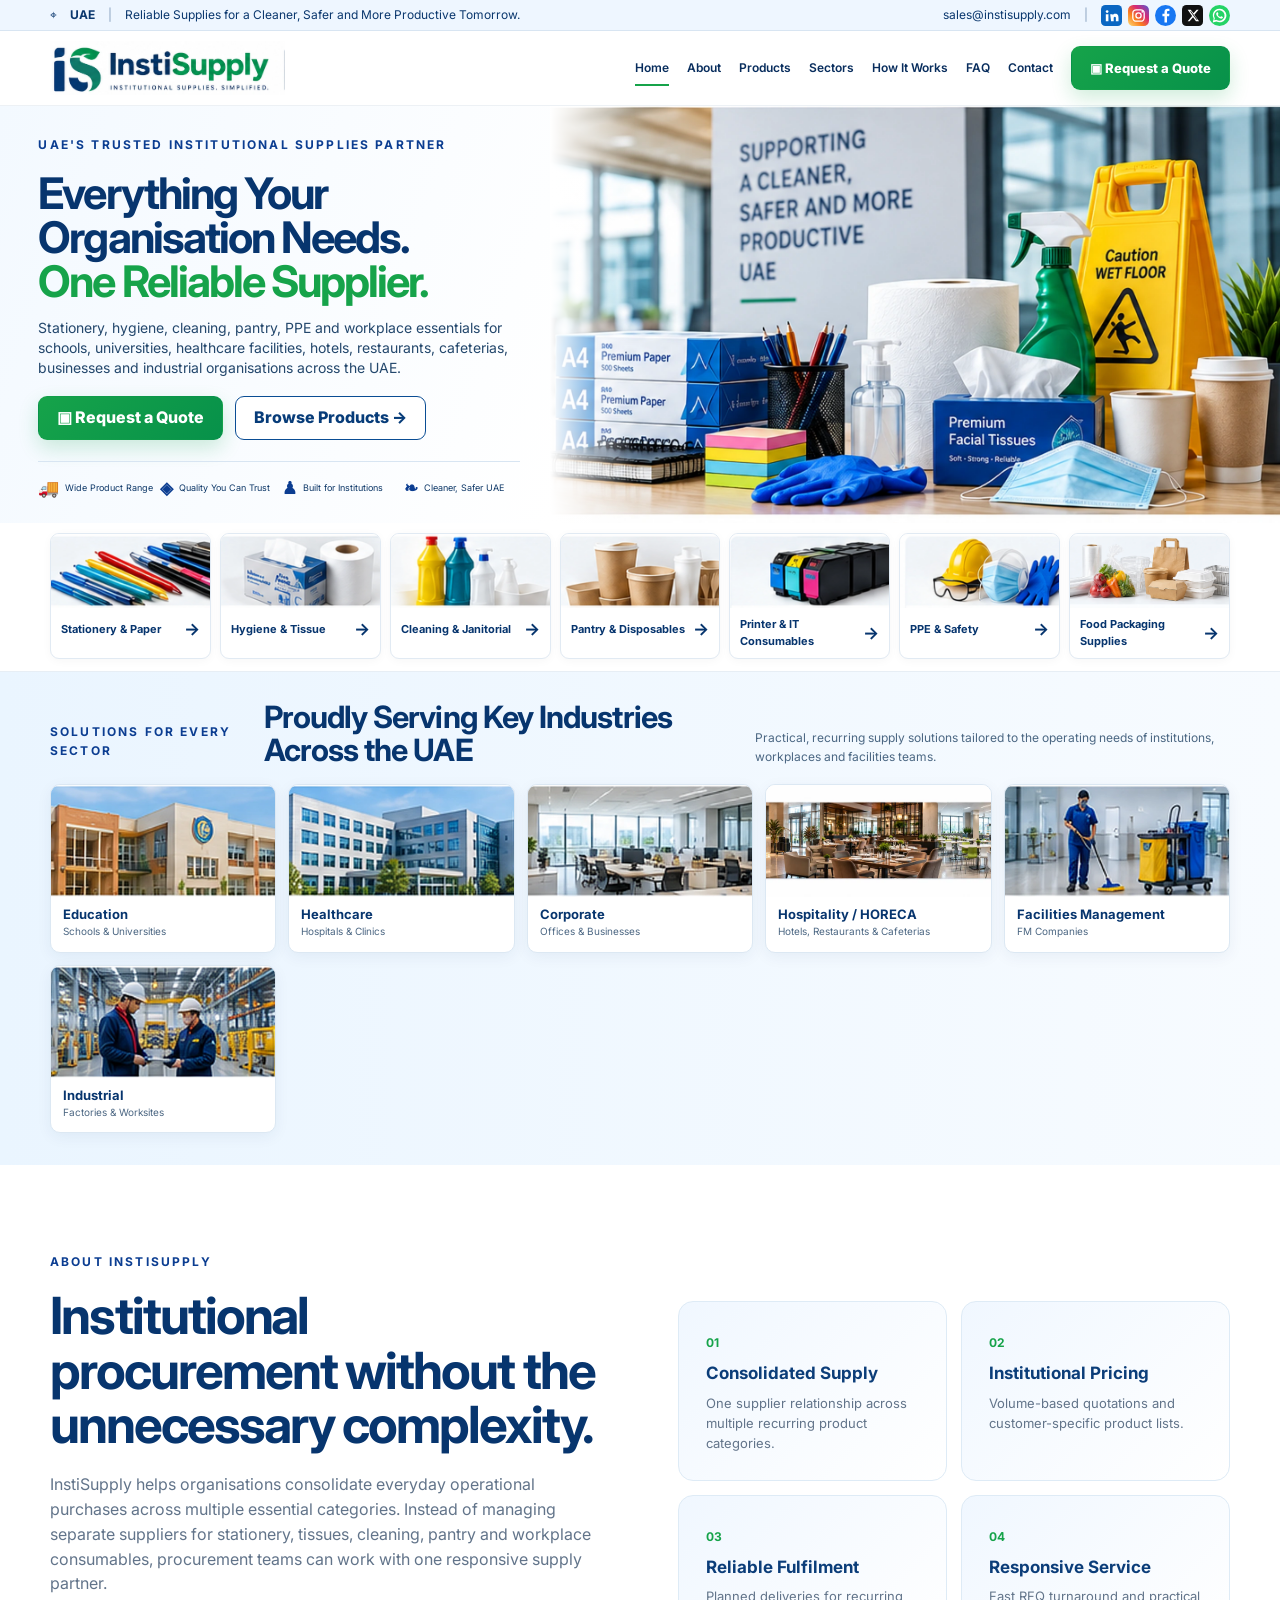
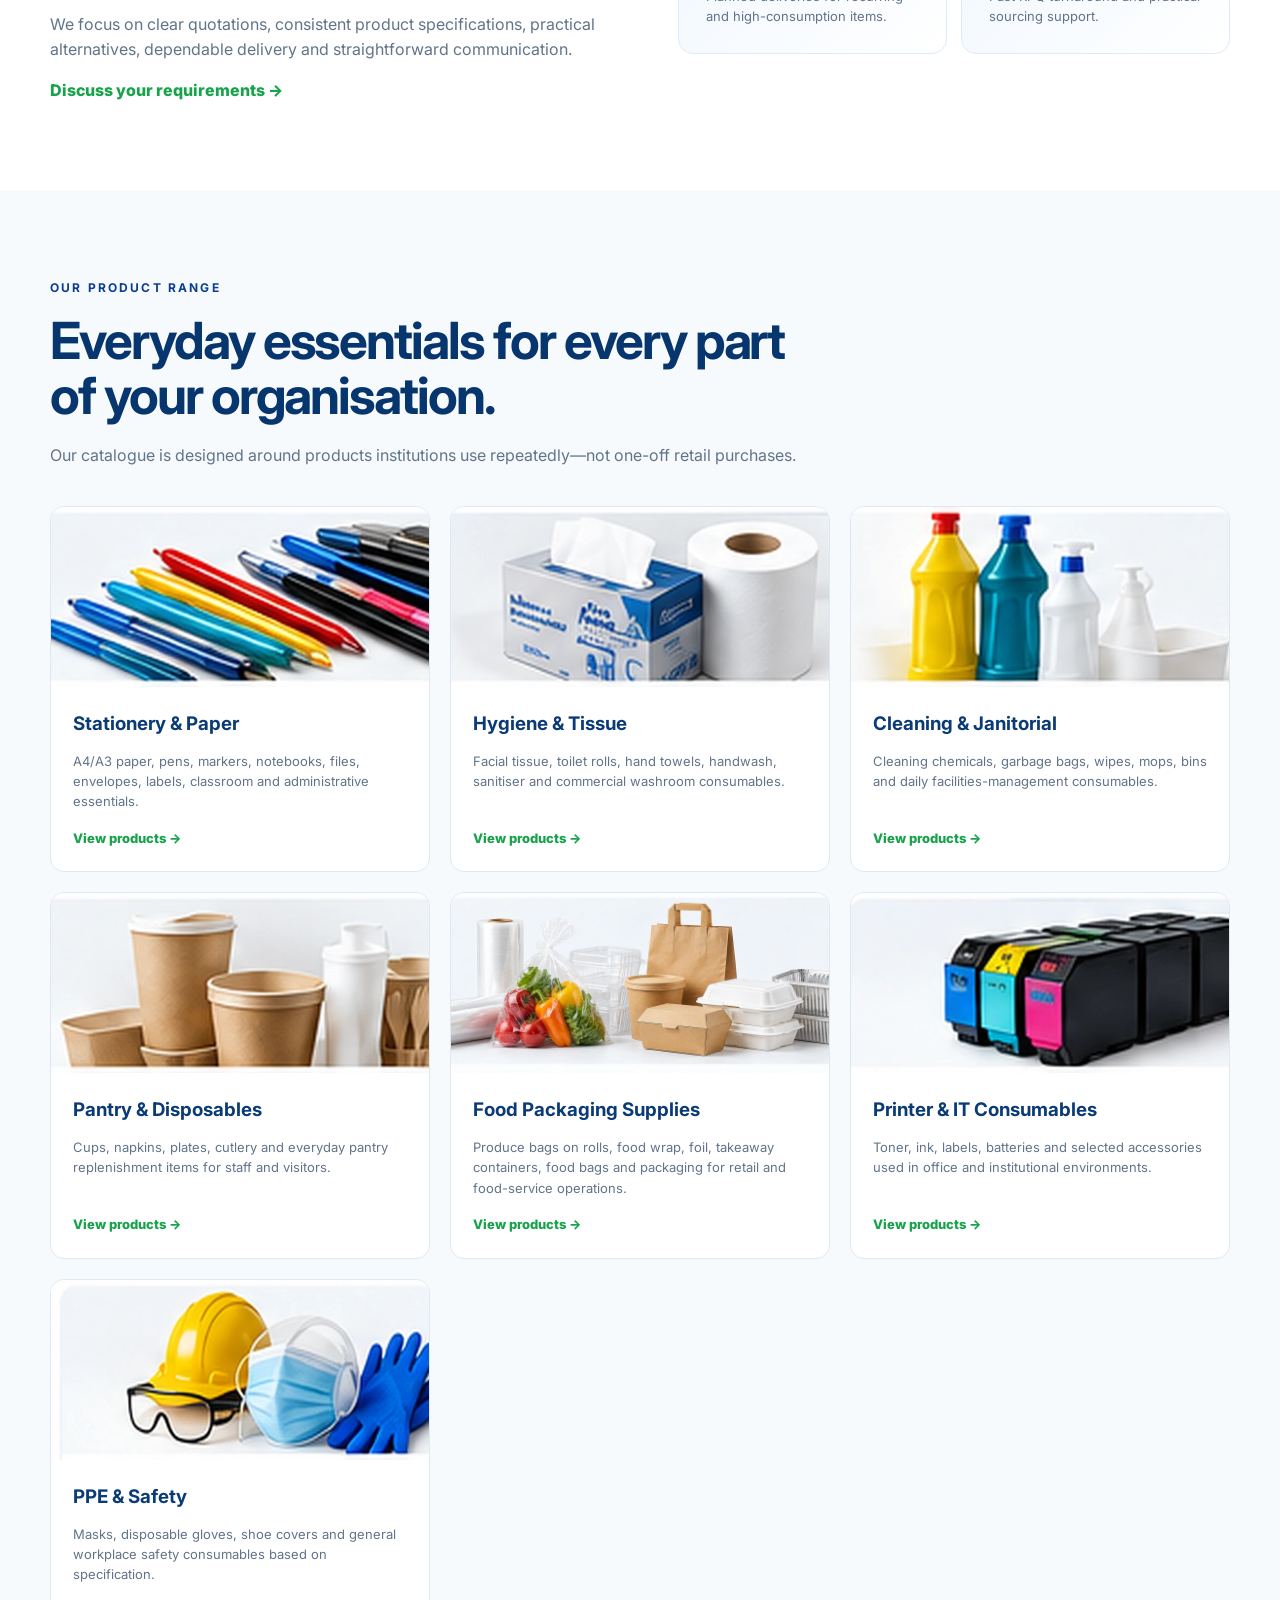
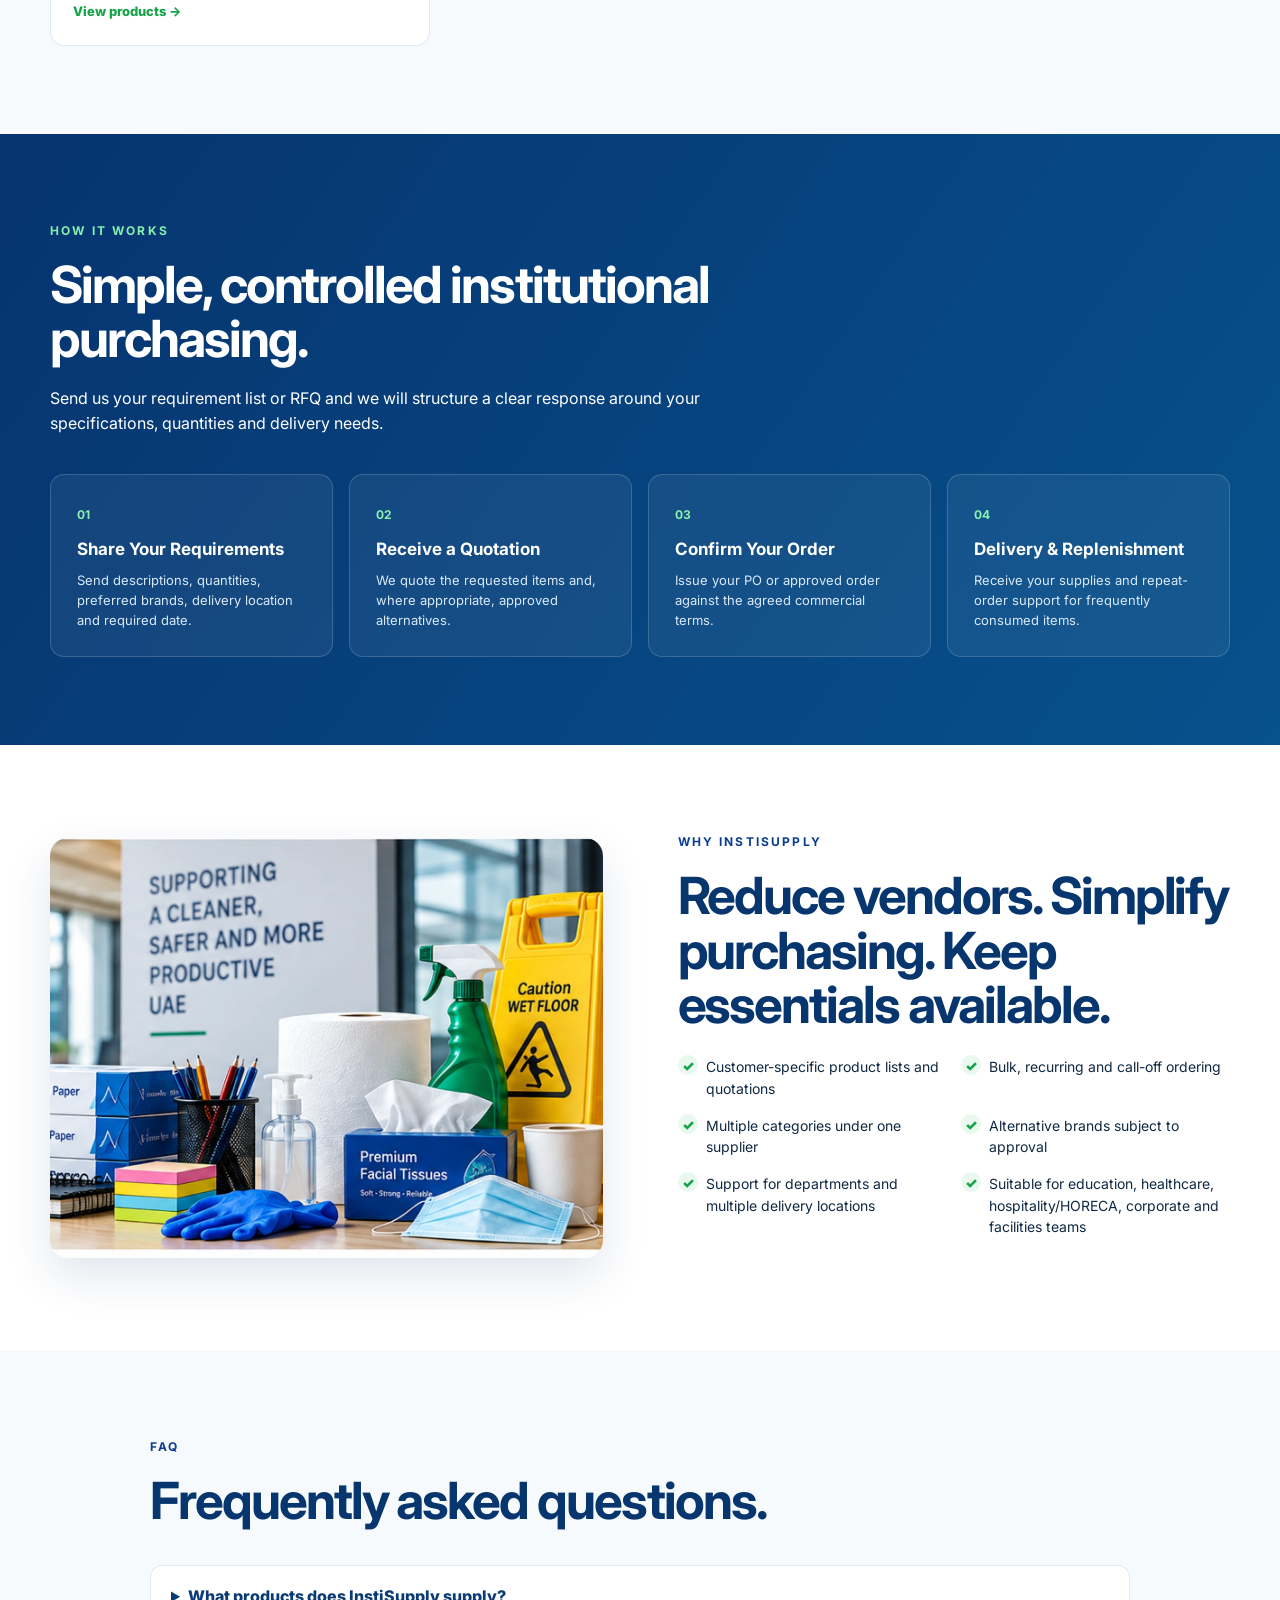
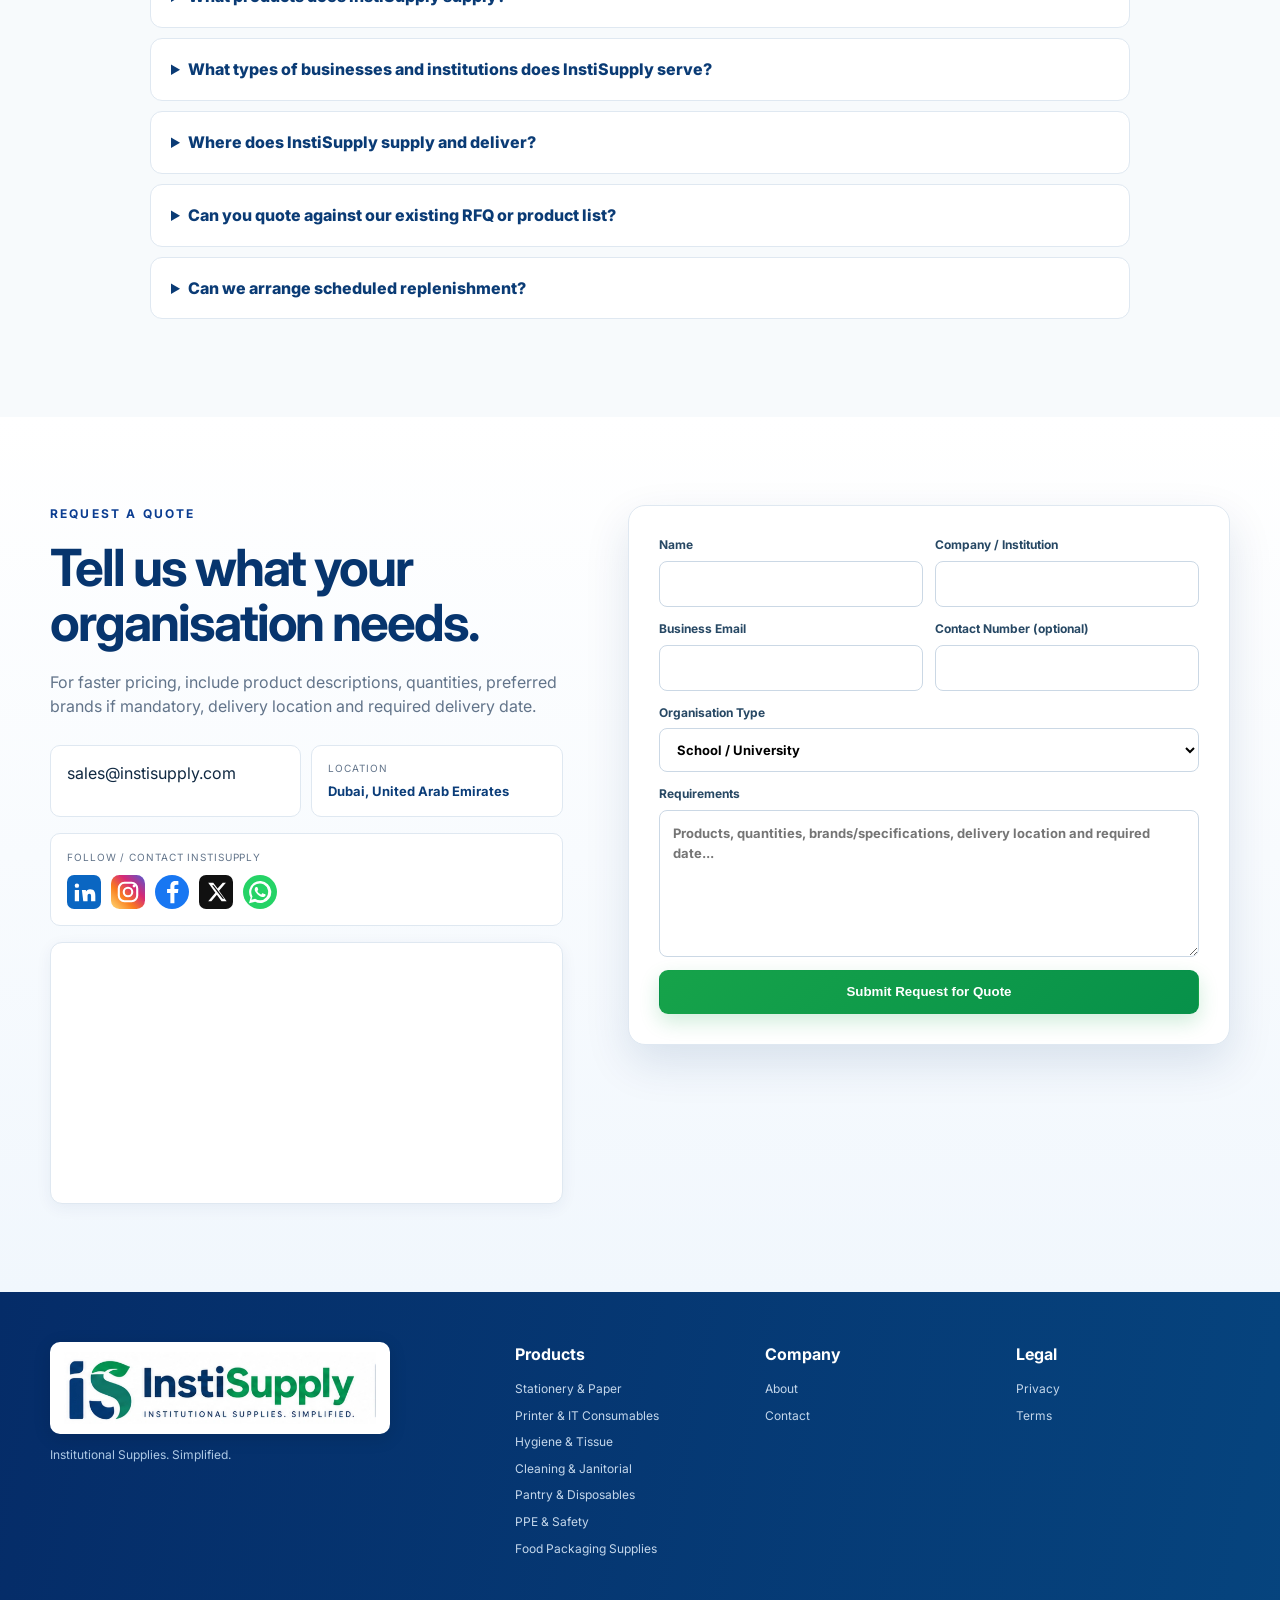
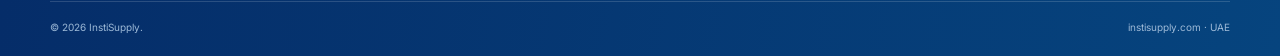
<file: index.html>
<!DOCTYPE html>

<html lang="en">
<head>
<meta charset="utf-8"/><meta content="width=device-width,initial-scale=1" name="viewport"/>
<title>Institutional Supplies Dubai &amp; UAE | InstiSupply</title>
<meta content="InstiSupply supplies stationery, hygiene, cleaning, PPE, food packaging and workplace essentials to businesses and institutions across Dubai and the UAE." name="description"/>
<meta content="#0B3D91" name="theme-color"/><link href="https://instisupply.com/" rel="canonical"/>
<link href="assets/img/instisupply-mark.png" rel="icon" type="image/png"/><link href="assets/img/instisupply-mark.png" rel="apple-touch-icon"/>
<link href="https://fonts.googleapis.com" rel="preconnect"/><link crossorigin="" href="https://fonts.gstatic.com" rel="preconnect"/>
<link href="https://fonts.googleapis.com/css2?family=Inter:wght@400;500;600;700;800&amp;display=swap" rel="stylesheet"/><link href="assets/css/styles.css" rel="stylesheet"/>
<meta content="index,follow,max-image-preview:large,max-snippet:-1,max-video-preview:-1" name="robots"/>
<meta content="InstiSupply" name="author"/>
<meta content="website" property="og:type"/>
<meta content="InstiSupply" property="og:site_name"/>
<meta content="Institutional Supplies Dubai &amp; UAE | InstiSupply" property="og:title"/>
<meta content="Institutional supplies for organisations across Dubai and the UAE: stationery, hygiene, cleaning, pantry, printer consumables, PPE, food packaging and workplace essentials." property="og:description"/>
<meta content="https://instisupply.com/" property="og:url"/>
<meta content="https://instisupply.com/assets/img/hero-institutional-supplies.webp" property="og:image"/>
<meta content="summary_large_image" name="twitter:card"/>
<meta content="Institutional Supplies Dubai &amp; UAE | InstiSupply" name="twitter:title"/>
<meta content="Reliable institutional supplies for organisations across Dubai and the UAE." name="twitter:description"/>
<meta content="https://instisupply.com/assets/img/hero-institutional-supplies.webp" name="twitter:image"/>
<script type="application/ld+json">
{
  "@context":"https://schema.org",
  "@graph":[
    {
      "@type":"Organization",
      "@id":"https://instisupply.com/#organization",
      "name":"InstiSupply",
      "url":"https://instisupply.com/",
      "logo":"https://instisupply.com/assets/img/instisupply-logo.webp",
      "email":"sales@instisupply.com",
      "description":"Dubai-based institutional supplies business serving organisations across the UAE with stationery and paper, printer and IT consumables, hygiene and tissue products, cleaning and janitorial supplies, pantry and disposables, PPE and safety supplies, and food packaging supplies.",
      "sameAs":[
        "https://www.linkedin.com/company/instisupply/",
        "https://www.facebook.com/instisupply",
        "https://www.instagram.com/instisupply/",
        "https://x.com/instisupply"
      ],      
    "areaServed":{"@type":"Country","name":"United Arab Emirates"},
      "address":{"@type":"PostalAddress","addressLocality":"Dubai","addressCountry":"AE"}
    },
    {
      "@type":"WebSite",
      "@id":"https://instisupply.com/#website",
      "url":"https://instisupply.com/",
      "name":"InstiSupply",
      "publisher":{"@id":"https://instisupply.com/#organization"},
      "inLanguage":"en"
    }
  ]
}
</script>
</head>
<body>
<div class="topbar"><div class="container topbar-inner"><div>⌖ <strong>UAE</strong><span class="sep">|</span><span class="top-tagline">Reliable Supplies for a Cleaner, Safer and More Productive Tomorrow.</span></div><div class="top-links"><a data-config-email="" href="mailto:sales@instisupply.com">sales@instisupply.com</a><span class="sep">|</span><div class="social-links social-links-top" aria-label="InstiSupply social media"><a href="#" data-social="linkedin" target="_blank" rel="noopener" aria-label="LinkedIn"><img src="assets/img/social-linkedin.svg" alt="LinkedIn"></a><a href="#" data-social="instagram" target="_blank" rel="noopener" aria-label="Instagram"><img src="assets/img/social-instagram.svg" alt="Instagram"></a><a href="#" data-social="facebook" target="_blank" rel="noopener" aria-label="Facebook"><img src="assets/img/social-facebook.svg" alt="Facebook"></a><a href="#" data-social="twitter" target="_blank" rel="noopener" aria-label="X / Twitter"><img src="assets/img/social-x.svg" alt="X / Twitter"></a><a href="#" data-social="whatsapp" target="_blank" rel="noopener" aria-label="WhatsApp"><img src="assets/img/social-whatsapp.svg" alt="WhatsApp"></a></div></div></div></div>
<header class="site-header" id="top"><div class="container nav-wrap"><a class="brand" href="#top"><img alt="InstiSupply — Institutional Supplies. Simplified." src="assets/img/instisupply-logo.webp"/></a><button aria-controls="site-nav" aria-expanded="false" class="nav-toggle">☰</button><nav class="site-nav" id="site-nav"><a class="active" href="#top">Home</a><a href="#about">About</a><a href="catalog.html">Products</a><a href="#industries">Sectors</a><a href="#how-it-works">How It Works</a><a href="#faq">FAQ</a><a href="#contact">Contact</a></nav><div class="header-actions"><form action="catalog.html" class="site-search"><input aria-label="Search products" name="q" placeholder="Search products..."/><button aria-label="Search">⌕</button></form><a class="btn btn-primary btn-small" href="#contact">▣ Request a Quote</a></div></div></header>
<main>
<section class="hero"><div class="hero-grid"><div class="hero-copy-block"><span class="eyebrow">UAE'S TRUSTED INSTITUTIONAL SUPPLIES PARTNER</span><h1>Everything Your<br/>Organisation Needs.<br/><span>One Reliable Supplier.</span></h1><p>Stationery, hygiene, cleaning, pantry, PPE and workplace essentials for schools, universities, healthcare facilities, hotels, restaurants, cafeterias, businesses and industrial organisations across the UAE.</p><div class="hero-actions"><a class="btn btn-primary" href="#contact">▣ Request a Quote</a><a class="btn btn-outline" href="catalog.html">Browse Products →</a></div><div class="hero-benefits"><div><b>🚚</b><span>Wide Product Range</span></div><div><b>◈</b><span>Quality You Can Trust</span></div><div><b>♟</b><span>Built for Institutions</span></div><div><b>❧</b><span>Cleaner, Safer UAE</span></div></div></div><div class="hero-image"><img alt="Institutional stationery, hygiene, cleaning, pantry and PPE supplies" src="assets/img/hero-institutional-supplies.webp"/></div></div></section>
<section class="category-strip"><div class="container category-grid">
<a class="category-card" href="stationery-paper.html"><img alt="Stationery and paper supplies" src="assets/img/category-stationery-paper.webp"/><div><span>Stationery &amp; Paper</span><b>→</b></div></a>
<a class="category-card" href="hygiene-tissue.html"><img alt="Hygiene and tissue supplies" src="assets/img/category-hygiene-tissue.webp"/><div><span>Hygiene &amp; Tissue</span><b>→</b></div></a>
<a class="category-card" href="cleaning-janitorial.html"><img alt="Cleaning and janitorial supplies" src="assets/img/category-cleaning-janitorial.webp"/><div><span>Cleaning &amp; Janitorial</span><b>→</b></div></a>
<a class="category-card" href="pantry-disposables.html"><img alt="Pantry and disposable supplies" src="assets/img/category-pantry-disposables.webp"/><div><span>Pantry &amp; Disposables</span><b>→</b></div></a>
<a class="category-card" href="printer-it-consumables.html"><img alt="Printer and IT consumables" src="assets/img/category-printer-it.webp"/><div><span>Printer &amp; IT Consumables</span><b>→</b></div></a>
<a class="category-card" href="ppe-safety.html"><img alt="PPE and safety supplies" src="assets/img/category-ppe-safety.webp"/><div><span>PPE &amp; Safety</span><b>→</b></div></a>
<a class="category-card" href="food-packaging-supplies.html"><img alt="Food packaging supplies" src="assets/img/category-food-packaging.webp"/><div><span>Food Packaging Supplies</span><b>→</b></div></a>
</div></section>
<section class="sector-band" id="industries">
<div class="container">
<div class="sector-heading">
<span class="eyebrow">SOLUTIONS FOR EVERY SECTOR</span>
<h2>Proudly Serving Key Industries Across the UAE</h2>
<p>Practical, recurring supply solutions tailored to the operating needs of institutions, workplaces and facilities teams.</p>
</div>
<div class="sector-cards">
<article class="sector-card"><img alt="Modern UAE school and university education facility" loading="lazy" src="assets/img/sector-education.webp"/><div><h3>Education</h3><p>Schools &amp; Universities</p></div></article>
<article class="sector-card"><img alt="Modern hospital and healthcare facility" loading="lazy" src="assets/img/sector-healthcare.webp"/><div><h3>Healthcare</h3><p>Hospitals &amp; Clinics</p></div></article>
<article class="sector-card"><img alt="Modern corporate office workspace" loading="lazy" src="assets/img/sector-corporate.webp"/><div><h3>Corporate</h3><p>Offices &amp; Businesses</p></div></article>
<article class="sector-card"><img alt="Hotel, restaurant and cafeteria hospitality environment" loading="lazy" src="assets/img/sector-horeca.webp"/><div><h3>Hospitality / HORECA</h3><p>Hotels, Restaurants &amp; Cafeterias</p></div></article>
<article class="sector-card"><img alt="Facilities management team maintaining a commercial building" loading="lazy" src="assets/img/sector-facilities.webp"/><div><h3>Facilities Management</h3><p>FM Companies</p></div></article>
<article class="sector-card"><img alt="Industrial factory and worksite operations" loading="lazy" src="assets/img/sector-industrial.webp"/><div><h3>Industrial</h3><p>Factories &amp; Worksites</p></div></article>
</div>
</div>
</section>
<section class="section" id="about"><div class="container split"><div><span class="eyebrow">ABOUT INSTISUPPLY</span><h2>Institutional procurement without the unnecessary complexity.</h2><p>InstiSupply helps organisations consolidate everyday operational purchases across multiple essential categories. Instead of managing separate suppliers for stationery, tissues, cleaning, pantry and workplace consumables, procurement teams can work with one responsive supply partner.</p><p>We focus on clear quotations, consistent product specifications, practical alternatives, dependable delivery and straightforward communication.</p><a class="text-link" href="#contact">Discuss your requirements →</a></div><div class="feature-panel"><div><strong>01</strong><h3>Consolidated Supply</h3><p>One supplier relationship across multiple recurring product categories.</p></div><div><strong>02</strong><h3>Institutional Pricing</h3><p>Volume-based quotations and customer-specific product lists.</p></div><div><strong>03</strong><h3>Reliable Fulfilment</h3><p>Planned deliveries for recurring and high-consumption items.</p></div><div><strong>04</strong><h3>Responsive Service</h3><p>Fast RFQ turnaround and practical sourcing support.</p></div></div></div></section>
<section class="section section-soft"><div class="container"><div class="section-head"><span class="eyebrow">OUR PRODUCT RANGE</span><h2>Everyday essentials for every part of your organisation.</h2><p>Our catalogue is designed around products institutions use repeatedly—not one-off retail purchases.</p></div><div class="detail-grid">
<article><img alt="Stationery" src="assets/img/category-stationery-paper.webp"/><div><h3>Stationery &amp; Paper</h3><p>A4/A3 paper, pens, markers, notebooks, files, envelopes, labels, classroom and administrative essentials.</p><a href="stationery-paper.html">View products →</a></div></article>
<article><img alt="Hygiene" src="assets/img/category-hygiene-tissue.webp"/><div><h3>Hygiene &amp; Tissue</h3><p>Facial tissue, toilet rolls, hand towels, handwash, sanitiser and commercial washroom consumables.</p><a href="hygiene-tissue.html">View products →</a></div></article>
<article><img alt="Cleaning" src="assets/img/category-cleaning-janitorial.webp"/><div><h3>Cleaning &amp; Janitorial</h3><p>Cleaning chemicals, garbage bags, wipes, mops, bins and daily facilities-management consumables.</p><a href="cleaning-janitorial.html">View products →</a></div></article>
<article><img alt="Pantry" src="assets/img/category-pantry-disposables.webp"/><div><h3>Pantry &amp; Disposables</h3><p>Cups, napkins, plates, cutlery and everyday pantry replenishment items for staff and visitors.</p><a href="pantry-disposables.html">View products →</a></div></article>
<article><img alt="Food Packaging Supplies" src="assets/img/category-food-packaging.webp"/><div><h3>Food Packaging Supplies</h3><p>Produce bags on rolls, food wrap, foil, takeaway containers, food bags and packaging for retail and food-service operations.</p><a href="food-packaging-supplies.html">View products →</a></div></article>
<article><img alt="Printer consumables" src="assets/img/category-printer-it.webp"/><div><h3>Printer &amp; IT Consumables</h3><p>Toner, ink, labels, batteries and selected accessories used in office and institutional environments.</p><a href="printer-it-consumables.html">View products →</a></div></article>
<article><img alt="PPE" src="assets/img/category-ppe-safety.webp"/><div><h3>PPE &amp; Safety</h3><p>Masks, disposable gloves, shoe covers and general workplace safety consumables based on specification.</p><a href="ppe-safety.html">View products →</a></div></article>
</div></div></section>
<section class="section process" id="how-it-works"><div class="container"><div class="section-head light"><span class="eyebrow">HOW IT WORKS</span><h2>Simple, controlled institutional purchasing.</h2><p>Send us your requirement list or RFQ and we will structure a clear response around your specifications, quantities and delivery needs.</p></div><div class="steps"><article><b>01</b><h3>Share Your Requirements</h3><p>Send descriptions, quantities, preferred brands, delivery location and required date.</p></article><article><b>02</b><h3>Receive a Quotation</h3><p>We quote the requested items and, where appropriate, approved alternatives.</p></article><article><b>03</b><h3>Confirm Your Order</h3><p>Issue your PO or approved order against the agreed commercial terms.</p></article><article><b>04</b><h3>Delivery &amp; Replenishment</h3><p>Receive your supplies and repeat-order support for frequently consumed items.</p></article></div></div></section>
<section class="section" id="why"><div class="container split"><div class="supply-image-card"><img alt="Wide range of InstiSupply institutional products" src="assets/img/hero-institutional-supplies.webp"/></div><div><span class="eyebrow">WHY INSTISUPPLY</span><h2>Reduce vendors. Simplify purchasing. Keep essentials available.</h2><ul class="checks"><li>Customer-specific product lists and quotations</li><li>Bulk, recurring and call-off ordering</li><li>Multiple categories under one supplier</li><li>Alternative brands subject to approval</li><li>Support for departments and multiple delivery locations</li><li>Suitable for education, healthcare, hospitality/HORECA, corporate and facilities teams</li></ul></div></div></section>
<section class="section section-soft" id="faq"><div class="container faq-wrap"><div class="section-head"><span class="eyebrow">FAQ</span><h2>Frequently asked questions.</h2></div><details><summary>What products does InstiSupply supply?</summary><p>InstiSupply supplies stationery and paper, printer and IT consumables, hygiene and tissue products, cleaning and janitorial supplies, pantry and disposables, PPE and safety products, food packaging supplies and other workplace essentials.</p></details><details><summary>What types of businesses and institutions does InstiSupply serve?</summary><p>InstiSupply serves businesses and institutions across the UAE, including schools and universities, hospitals and clinics, corporate offices, hotels, restaurants and cafeterias (HORECA), facilities management companies, industrial organisations and worksites.</p></details><details><summary>Where does InstiSupply supply and deliver?</summary><p>InstiSupply is based in Dubai and serves businesses and institutions across the UAE. Delivery availability and schedules depend on the products, quantities and delivery location.</p></details><details><summary>Can you quote against our existing RFQ or product list?</summary><p>Yes. Send your descriptions, pack sizes, quantities and preferred brands. We can quote against your existing list and identify alternatives where appropriate.</p></details><details><summary>Can we arrange scheduled replenishment?</summary><p>For recurring items, scheduled or call-off supply can be discussed based on volumes, commercial terms and delivery locations.</p></details></div></section>
<section class="section contact-section" id="contact"><div class="container contact-grid"><div><span class="eyebrow">REQUEST A QUOTE</span><h2>Tell us what your organisation needs.</h2><p>For faster pricing, include product descriptions, quantities, preferred brands if mandatory, delivery location and required delivery date.</p><div class="contact-cards"><a data-config-email="" href="mailto:sales@instisupply.com"><span>Email</span><strong>sales@instisupply.com</strong></a><div><span>Location</span><strong data-location-label="">Dubai, United Arab Emirates</strong></div></div><div class="contact-social-block"><span>Follow / Contact InstiSupply</span><div class="social-links social-links-contact"><a href="#" data-social="linkedin" target="_blank" rel="noopener" aria-label="LinkedIn"><img src="assets/img/social-linkedin.svg" alt="LinkedIn"></a><a href="#" data-social="instagram" target="_blank" rel="noopener" aria-label="Instagram"><img src="assets/img/social-instagram.svg" alt="Instagram"></a><a href="#" data-social="facebook" target="_blank" rel="noopener" aria-label="Facebook"><img src="assets/img/social-facebook.svg" alt="Facebook"></a><a href="#" data-social="twitter" target="_blank" rel="noopener" aria-label="X / Twitter"><img src="assets/img/social-x.svg" alt="X / Twitter"></a><a href="#" data-social="whatsapp" target="_blank" rel="noopener" aria-label="WhatsApp"><img src="assets/img/social-whatsapp.svg" alt="WhatsApp"></a></div></div><div class="map-wrap"><iframe data-map="" loading="lazy" referrerpolicy="no-referrer-when-downgrade" src="https://www.google.com/maps?q=Dubai%2C%20United%20Arab%20Emirates&amp;output=embed" title="InstiSupply service location — Dubai"></iframe></div></div><form action="https://formspree.io/f/xyzynpnr" class="quote-form" data-formspree="" method="POST">
<input name="_subject" type="hidden" value="New InstiSupply RFQ Request"/>
<input aria-hidden="true" autocomplete="off" class="hp-field" name="_gotcha" tabindex="-1" type="text"/><div class="form-row"><label>Name<input autocomplete="name" name="name" required=""/></label><label>Company / Institution<input autocomplete="organization" name="company" required=""/></label></div><div class="form-row"><label>Business Email<input autocomplete="email" name="email" required="" type="email"/></label><label>Contact Number (optional)<input autocomplete="tel" name="phone"/></label></div><label>Organisation Type<select name="organisation_type"><option>School / University</option><option>Hospital / Clinic</option><option>Corporate / Office</option><option>Facilities Management</option><option>Industrial / Worksite</option><option>Hotel / Restaurant / Cafeteria (HORECA)</option><option>Other</option></select></label><label>Requirements<textarea name="requirements" placeholder="Products, quantities, brands/specifications, delivery location and required date..." required="" rows="6"></textarea></label><button class="btn btn-primary btn-full" type="submit">Submit Request for Quote</button></form></div></section>
</main>
<footer><div class="container footer-grid"><div class="footer-brand"><img alt="InstiSupply" src="assets/img/instisupply-logo.webp"/><p>Institutional Supplies. Simplified.</p></div><div><h4>Products</h4><a href="stationery-paper.html">Stationery &amp; Paper</a><a href="printer-it-consumables.html">Printer &amp; IT Consumables</a><a href="hygiene-tissue.html">Hygiene &amp; Tissue</a><a href="cleaning-janitorial.html">Cleaning &amp; Janitorial</a><a href="pantry-disposables.html">Pantry &amp; Disposables</a><a href="ppe-safety.html">PPE &amp; Safety</a><a href="food-packaging-supplies.html">Food Packaging Supplies</a></div><div><h4>Company</h4><a href="index.html#about">About</a><a href="index.html#contact">Contact</a></div><div><h4>Legal</h4><a href="privacy.html">Privacy</a><a href="terms.html">Terms</a></div></div><div class="container footer-bottom"><span>© <span id="year"></span> InstiSupply.</span><span>instisupply.com · UAE</span></div></footer>
<script src="assets/js/config.js"></script>
<script src="assets/js/main.js"></script>
<script src="assets/js/catalog.js"></script>
<div aria-labelledby="form-modal-title" aria-modal="true" class="form-modal" hidden="" id="form-modal" role="dialog">
<div class="form-modal-backdrop" data-modal-close=""></div>
<div class="form-modal-card">
<div aria-hidden="true" class="form-modal-icon" id="form-modal-icon">✓</div>
<h2 id="form-modal-title">Request Submitted</h2>
<p id="form-modal-message">Thank you. Your request has been submitted successfully. We will get back to you shortly.</p>
<button class="btn btn-primary" data-modal-close="" type="button">Close</button>
</div>
</div>
</body></html>
</file>
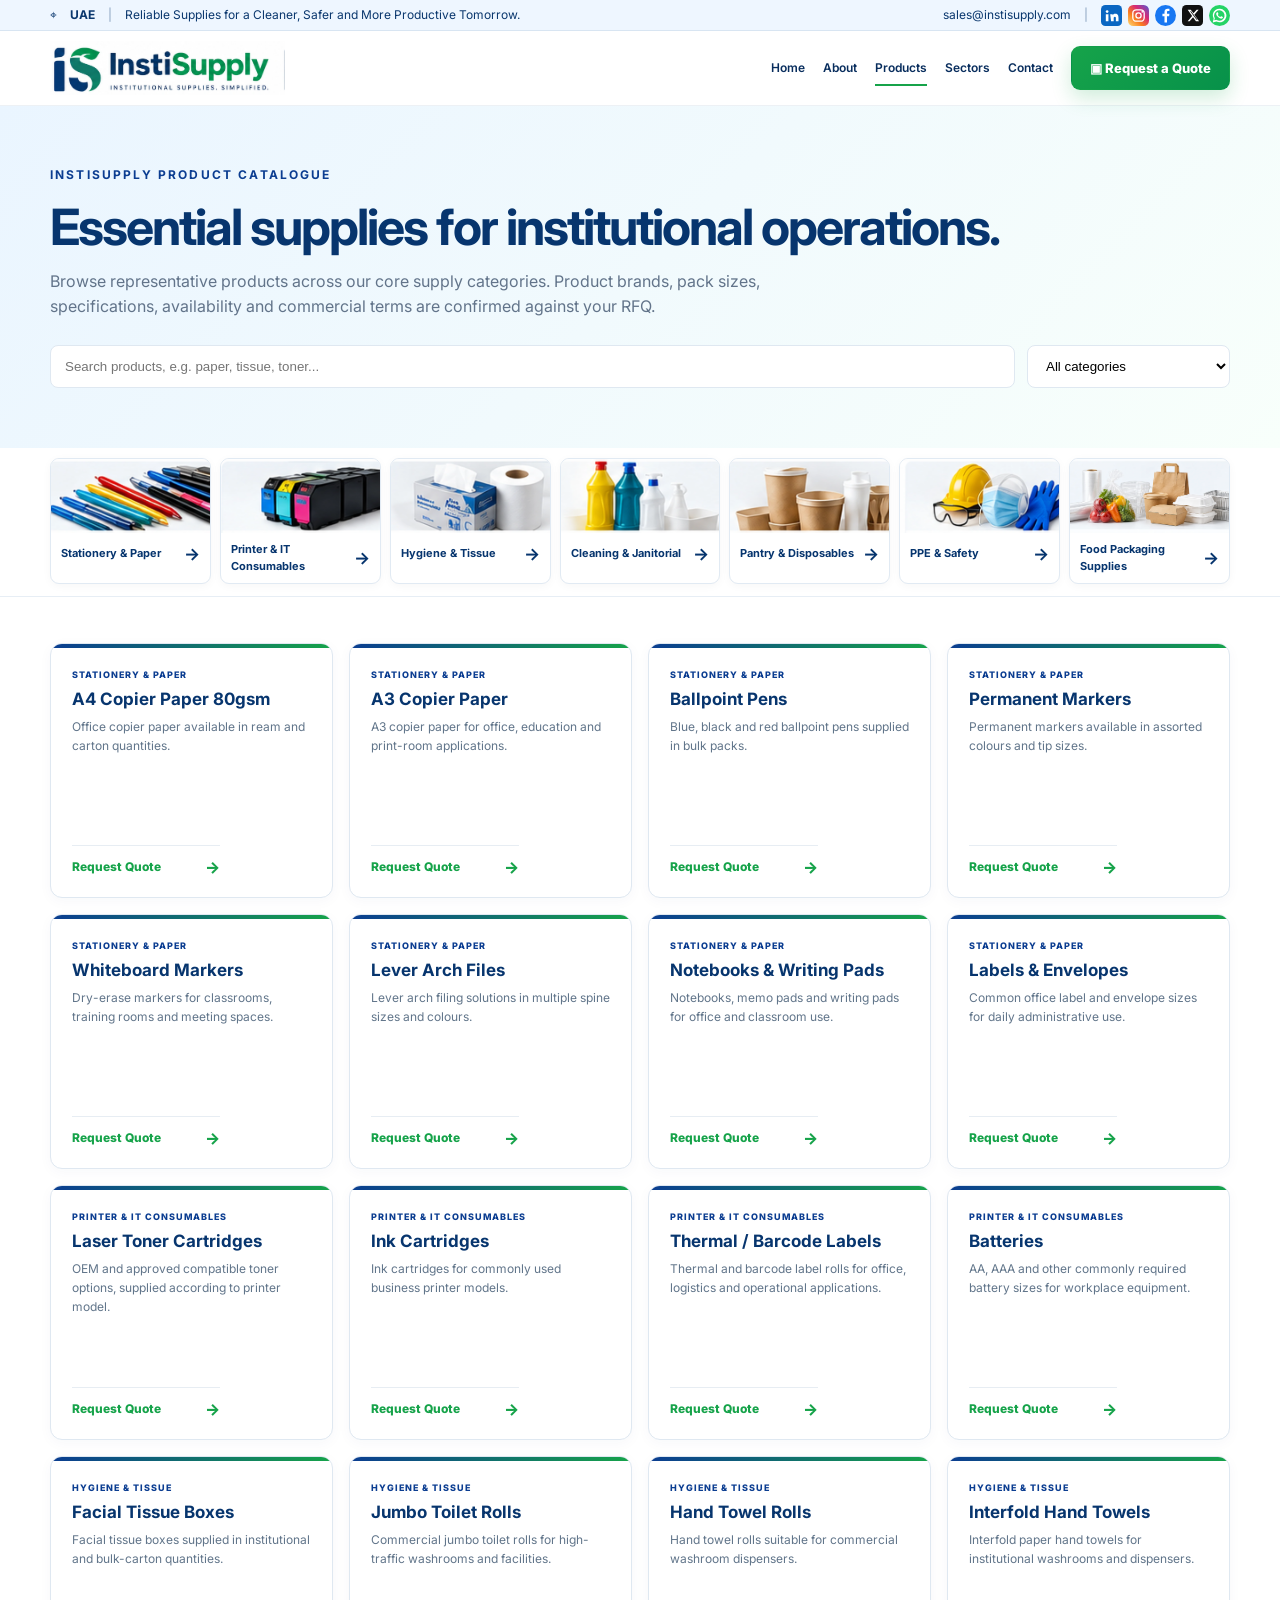
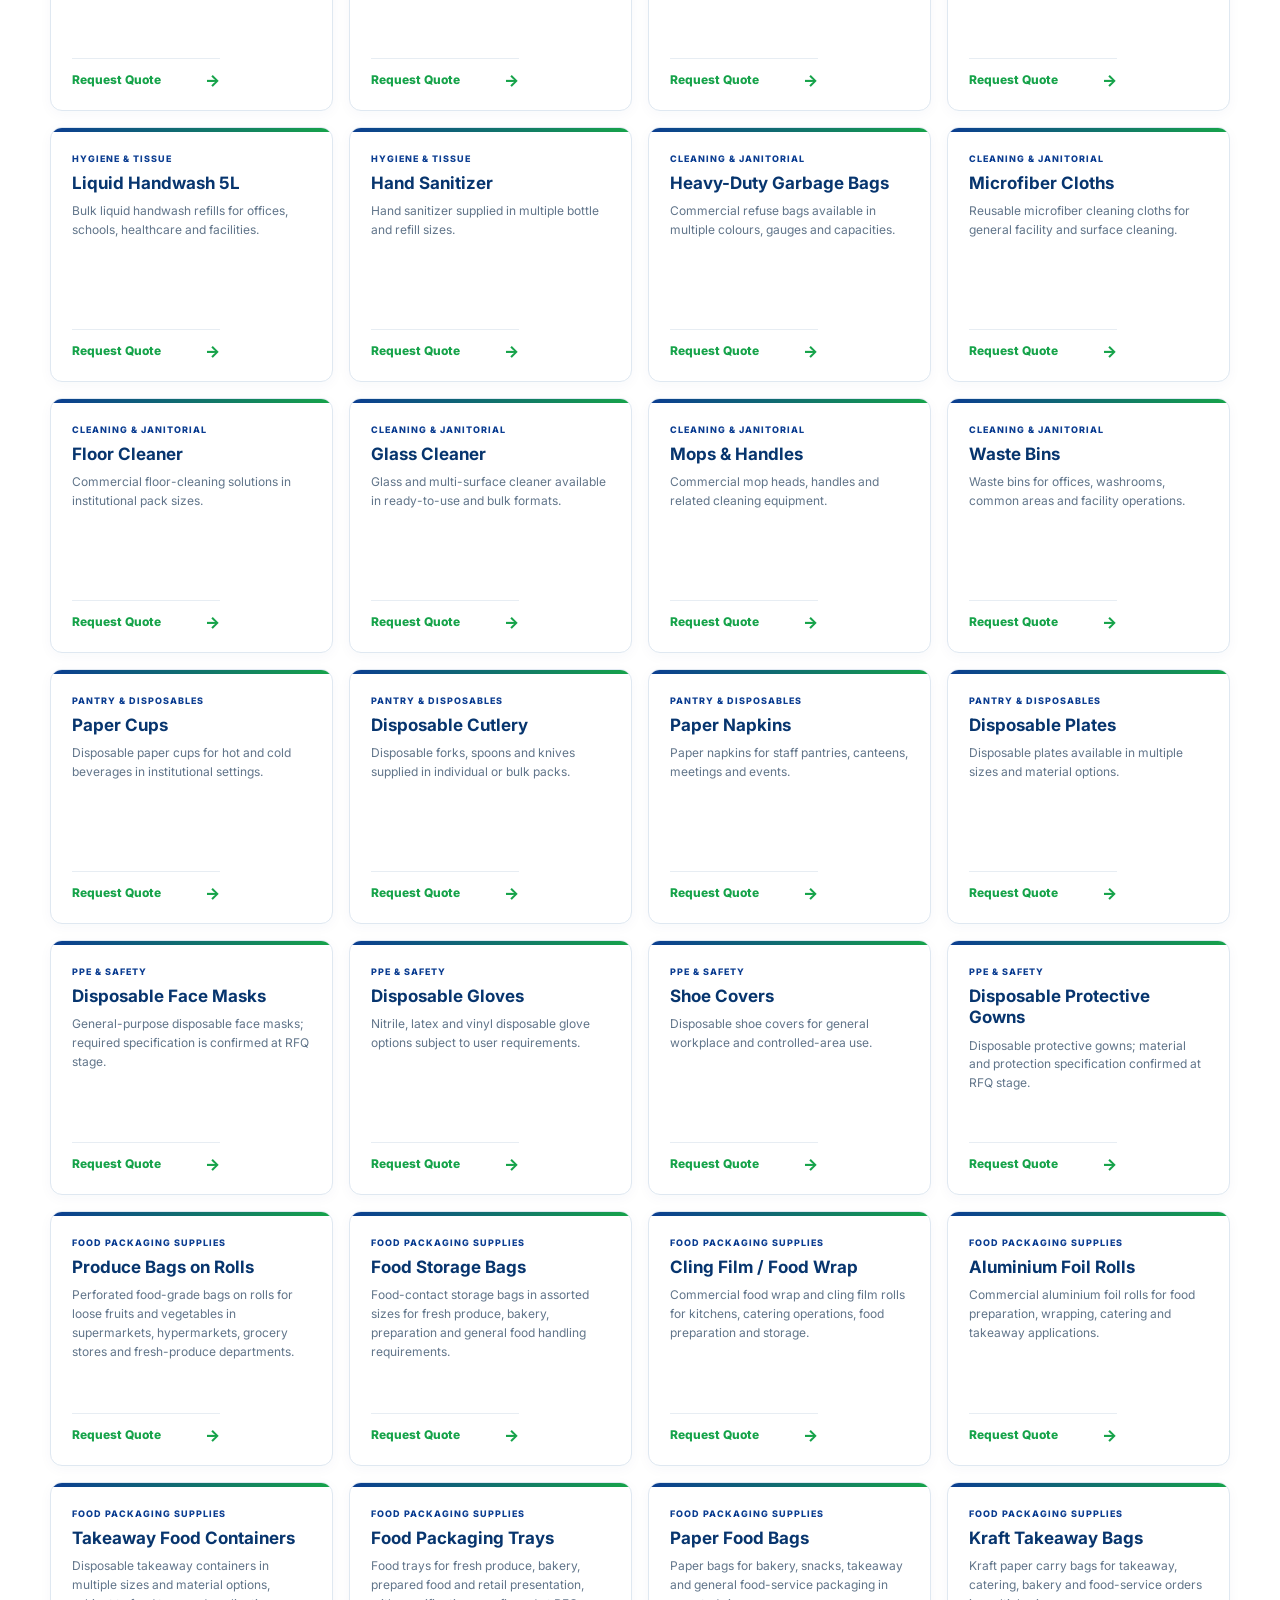
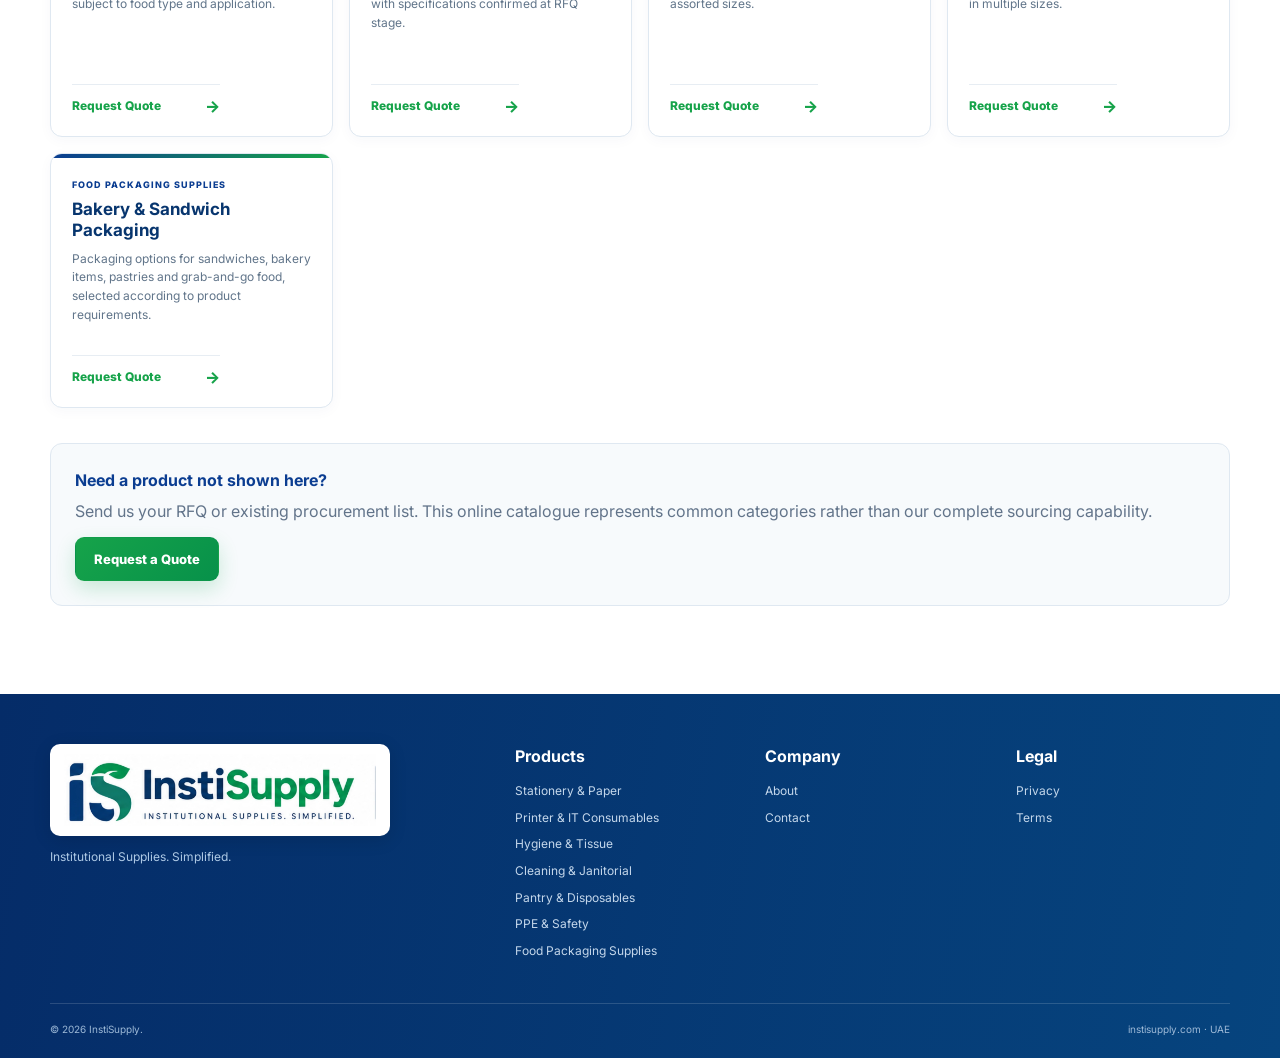
<file: catalog.html>
<!DOCTYPE html>

<html lang="en"><head><meta charset="utf-8"/><meta content="width=device-width,initial-scale=1" name="viewport"/><title>Institutional Supplies Catalogue Dubai &amp; UAE | InstiSupply</title><meta content="Browse institutional supplies for Dubai and the UAE including stationery, paper, hygiene, tissue, cleaning, janitorial, pantry, printer consumables and PPE." name="description"/><meta content="#0B3D91" name="theme-color"/><link href="assets/img/instisupply-mark.png" rel="icon"/><link href="https://fonts.googleapis.com" rel="preconnect"/><link crossorigin="" href="https://fonts.gstatic.com" rel="preconnect"/><link href="https://fonts.googleapis.com/css2?family=Inter:wght@400;500;600;700;800&amp;display=swap" rel="stylesheet"/><link href="assets/css/styles.css" rel="stylesheet"/><link href="https://instisupply.com/catalog.html" rel="canonical"/><meta content="index,follow,max-image-preview:large,max-snippet:-1" name="robots"/><meta content="website" property="og:type"/><meta content="InstiSupply" property="og:site_name"/><meta content="Institutional Supplies Catalogue Dubai &amp; UAE | InstiSupply" property="og:title"/><meta content="Browse InstiSupply's institutional supply categories for organisations across Dubai and the UAE." property="og:description"/><meta content="https://instisupply.com/catalog.html" property="og:url"/><meta content="https://instisupply.com/assets/img/category-stationery-paper.webp" property="og:image"/><meta content="summary_large_image" name="twitter:card"/><script type="application/ld+json">{"@context":"https://schema.org","@type":"CollectionPage","name":"InstiSupply Institutional Supplies Catalogue","url":"https://instisupply.com/catalog.html","description":"Institutional supplies catalogue for organisations across Dubai and the UAE.","isPartOf":{"@id":"https://instisupply.com/#website"},"about":{"@id":"https://instisupply.com/#organization"}}</script></head><body>
<div class="topbar"><div class="container topbar-inner"><div>⌖ <strong>UAE</strong><span class="sep">|</span><span class="top-tagline">Reliable Supplies for a Cleaner, Safer and More Productive Tomorrow.</span></div><div class="top-links"><a data-config-email="" href="mailto:sales@instisupply.com">sales@instisupply.com</a><span class="sep">|</span><div aria-label="InstiSupply social media" class="social-links social-links-top"><a aria-label="LinkedIn" data-social="linkedin" href="#" rel="noopener" target="_blank"><img alt="" src="assets/img/social-linkedin.svg"/></a><a aria-label="Instagram" data-social="instagram" href="#" rel="noopener" target="_blank"><img alt="" src="assets/img/social-instagram.svg"/></a><a aria-label="Facebook" data-social="facebook" href="#" rel="noopener" target="_blank"><img alt="" src="assets/img/social-facebook.svg"/></a><a aria-label="X / Twitter" data-social="twitter" href="#" rel="noopener" target="_blank"><img alt="" src="assets/img/social-x.svg"/></a><a aria-label="WhatsApp" data-social="whatsapp" href="#" rel="noopener" target="_blank"><img alt="" src="assets/img/social-whatsapp.svg"/></a></div></div></div></div>
<header class="site-header"><div class="container nav-wrap"><a class="brand" href="index.html"><img alt="InstiSupply" src="assets/img/instisupply-logo.webp"/></a><button aria-expanded="false" class="nav-toggle">☰</button><nav class="site-nav"><a href="index.html">Home</a><a href="index.html#about">About</a><a class="active" href="catalog.html">Products</a><a href="index.html#industries">Sectors</a><a href="index.html#contact">Contact</a></nav><div class="header-actions"><a class="btn btn-primary btn-small" href="index.html#contact">▣ Request a Quote</a></div></div></header>
<main><section class="page-hero"><div class="container"><span class="eyebrow">INSTISUPPLY PRODUCT CATALOGUE</span><h1>Essential supplies for institutional operations.</h1><p>Browse representative products across our core supply categories. Product brands, pack sizes, specifications, availability and commercial terms are confirmed against your RFQ.</p><div class="catalog-tools"><input id="search" placeholder="Search products, e.g. paper, tissue, toner..." type="search"/><select id="category"><option value="all">All categories</option></select></div></div></section>
<section class="category-strip" id="category-strip"><div class="container category-grid"></div></section>
<section class="selected-category-bar" hidden="" id="selected-category-bar"><div class="container selected-category-inner"><div><span class="eyebrow">BROWSING CATEGORY</span><h2 id="selected-category-title"></h2></div><button class="btn btn-outline btn-small" id="view-all-categories" type="button">← View all categories</button></div></section>
<section class="section catalog-products-section"><div class="container"><div class="product-grid" id="product-grid"></div><div class="empty" id="empty">No products match your search.</div><div style="margin-top:35px;padding:24px;border:1px solid #dfe8f1;border-radius:12px;background:#f7fafc"><strong style="color:#0B3D91">Need a product not shown here?</strong><p style="margin:6px 0 14px">Send us your RFQ or existing procurement list. This online catalogue represents common categories rather than our complete sourcing capability.</p><a class="btn btn-primary btn-small" href="index.html#contact">Request a Quote</a></div></div></section></main>
<footer><div class="container footer-grid"><div class="footer-brand"><img alt="InstiSupply" src="assets/img/instisupply-logo.webp"/><p>Institutional Supplies. Simplified.</p></div><div><h4>Products</h4><a href="stationery-paper.html">Stationery &amp; Paper</a><a href="printer-it-consumables.html">Printer &amp; IT Consumables</a><a href="hygiene-tissue.html">Hygiene &amp; Tissue</a><a href="cleaning-janitorial.html">Cleaning &amp; Janitorial</a><a href="pantry-disposables.html">Pantry &amp; Disposables</a><a href="ppe-safety.html">PPE &amp; Safety</a><a href="food-packaging-supplies.html">Food Packaging Supplies</a></div><div><h4>Company</h4><a href="index.html#about">About</a><a href="index.html#contact">Contact</a></div><div><h4>Legal</h4><a href="privacy.html">Privacy</a><a href="terms.html">Terms</a></div></div><div class="container footer-bottom"><span>© <span id="year"></span> InstiSupply.</span><span>instisupply.com · UAE</span></div></footer><script src="assets/js/config.js"></script><script src="assets/js/main.js"></script><script src="assets/js/catalog.js"></script></body></html>
</file>
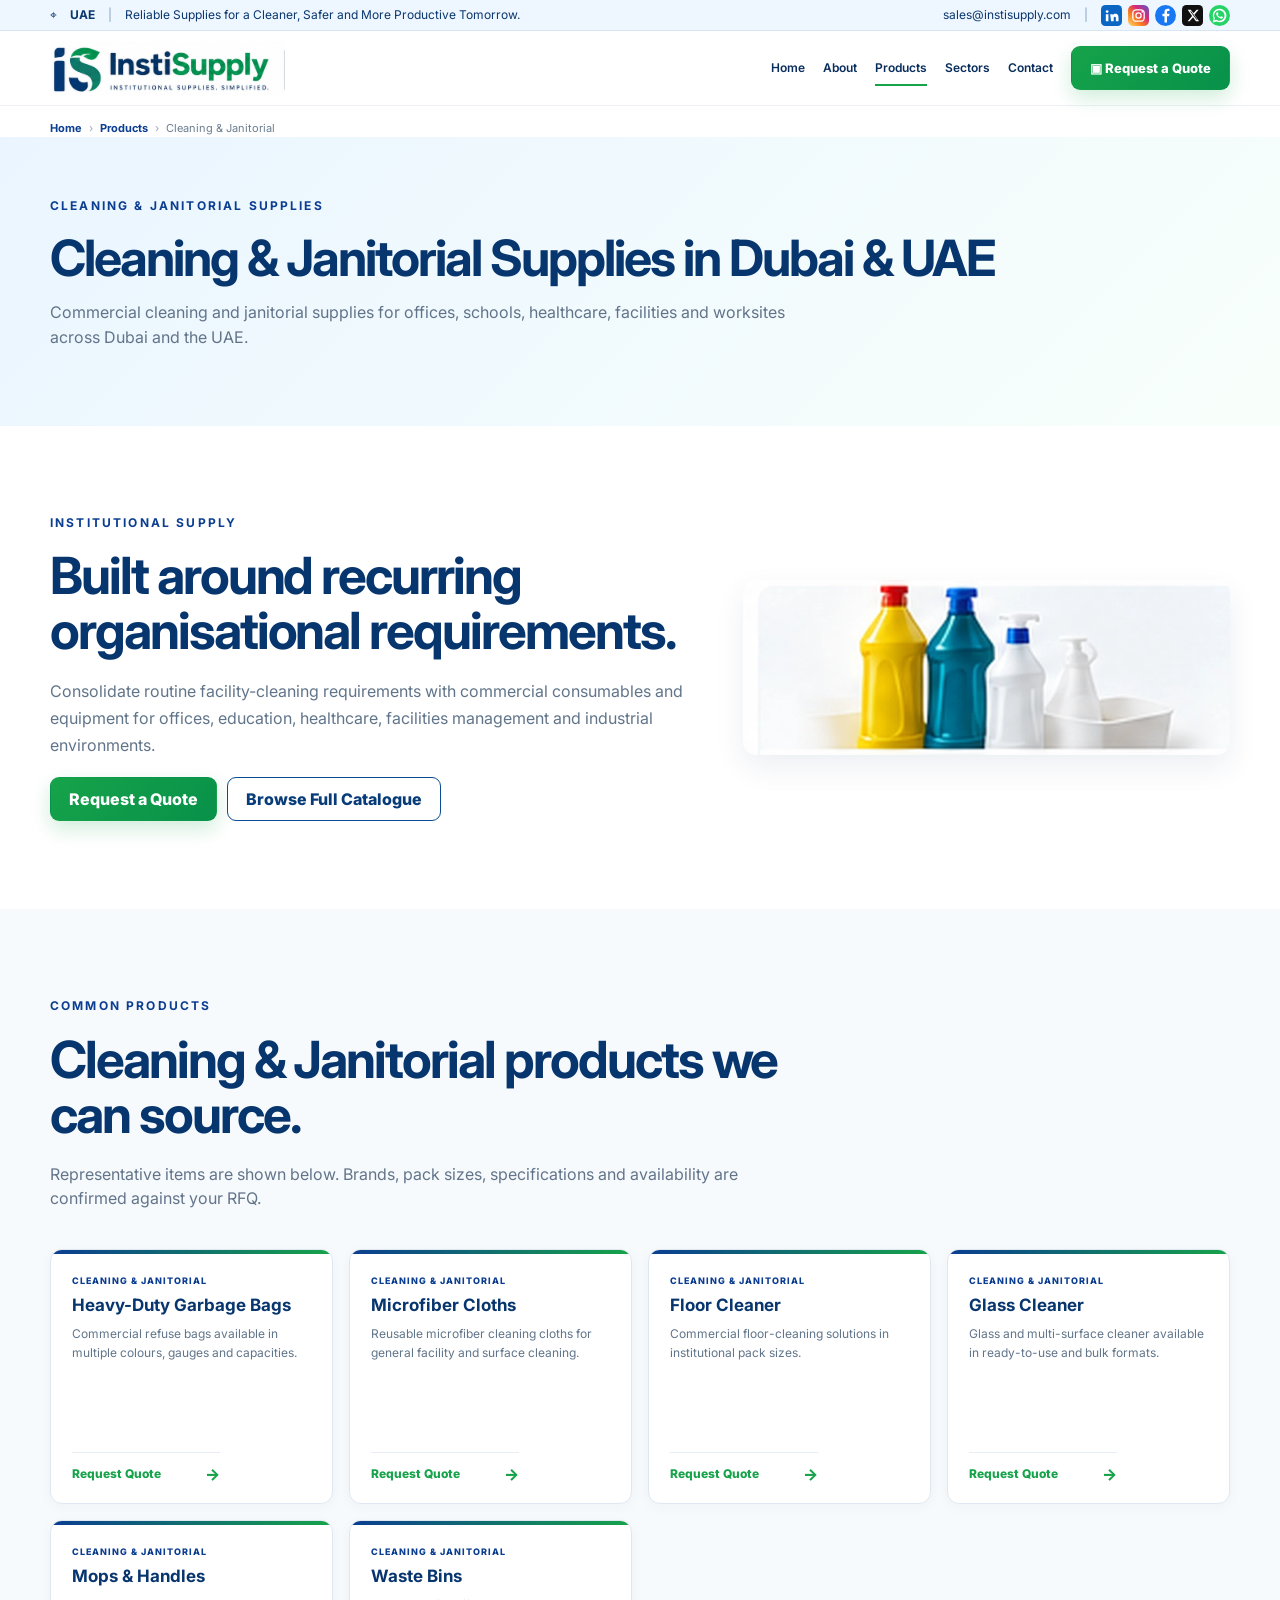
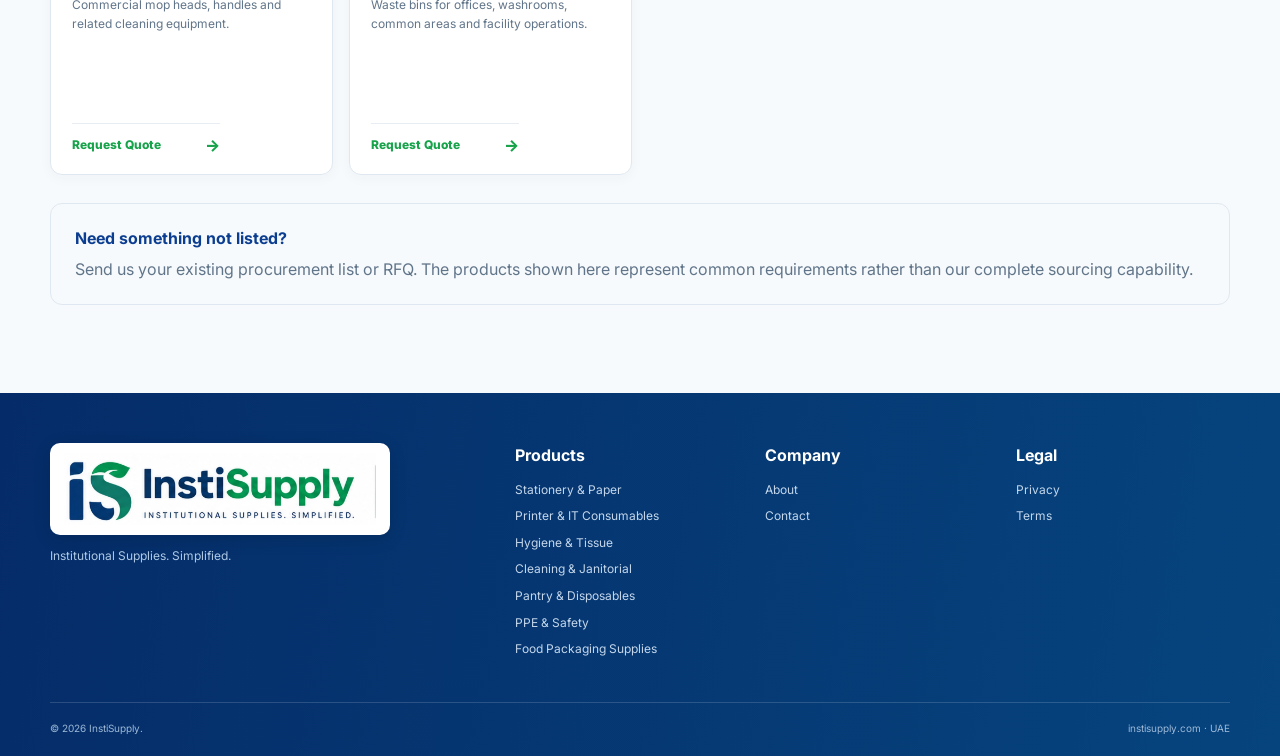
<file: cleaning-janitorial.html>
<!DOCTYPE html>
<html lang="en"><head><meta charset="utf-8"/><meta content="width=device-width,initial-scale=1" name="viewport"/><title>Cleaning &amp; Janitorial Supplies in Dubai &amp; UAE | InstiSupply</title><meta content="Commercial cleaning and janitorial supplies for offices, schools, healthcare, facilities and worksites across Dubai and the UAE." name="description"/><meta content="#0B3D91" name="theme-color"/><link href="assets/img/instisupply-mark.png" rel="icon"/><link href="https://fonts.googleapis.com" rel="preconnect"/><link crossorigin="" href="https://fonts.gstatic.com" rel="preconnect"/><link href="https://fonts.googleapis.com/css2?family=Inter:wght@400;500;600;700;800&amp;display=swap" rel="stylesheet"/><link href="assets/css/styles.css" rel="stylesheet"/><link href="https://instisupply.com/cleaning-janitorial.html" rel="canonical"/><meta content="index,follow,max-image-preview:large,max-snippet:-1" name="robots"/><meta content="website" property="og:type"/><meta content="InstiSupply" property="og:site_name"/><meta content="Cleaning &amp; Janitorial Supplies in Dubai &amp; UAE | InstiSupply" property="og:title"/><meta content="Commercial cleaning and janitorial supplies for offices, schools, healthcare, facilities and worksites across Dubai and the UAE." property="og:description"/><meta content="https://instisupply.com/cleaning-janitorial.html" property="og:url"/><meta content="https://instisupply.com/assets/img/category-cleaning-janitorial.webp" property="og:image"/><meta content="summary_large_image" name="twitter:card"/><script type="application/ld+json">{"@context":"https://schema.org","@graph":[{"@type":"CollectionPage","@id":"https://instisupply.com/cleaning-janitorial.html#webpage","url":"https://instisupply.com/cleaning-janitorial.html","name":"Cleaning & Janitorial Supplies in Dubai & UAE","description":"Commercial cleaning and janitorial supplies for offices, schools, healthcare, facilities and worksites across Dubai and the UAE.","isPartOf":{"@id":"https://instisupply.com/#website"},"about":{"@id":"https://instisupply.com/#organization"}},{"@type":"BreadcrumbList","itemListElement":[{"@type":"ListItem","position":1,"name":"Home","item":"https://instisupply.com/"},{"@type":"ListItem","position":2,"name":"Products","item":"https://instisupply.com/catalog.html"},{"@type":"ListItem","position":3,"name":"Cleaning & Janitorial","item":"https://instisupply.com/cleaning-janitorial.html"}]}]}</script></head><body><div class="topbar"><div class="container topbar-inner"><div>⌖ <strong>UAE</strong><span class="sep">|</span><span class="top-tagline">Reliable Supplies for a Cleaner, Safer and More Productive Tomorrow.</span></div><div class="top-links"><a data-config-email="" href="mailto:sales@instisupply.com">sales@instisupply.com</a><span class="sep">|</span><div aria-label="InstiSupply social media" class="social-links social-links-top"><a aria-label="LinkedIn" data-social="linkedin" href="#" rel="noopener" target="_blank"><img alt="" src="assets/img/social-linkedin.svg"/></a><a aria-label="Instagram" data-social="instagram" href="#" rel="noopener" target="_blank"><img alt="" src="assets/img/social-instagram.svg"/></a><a aria-label="Facebook" data-social="facebook" href="#" rel="noopener" target="_blank"><img alt="" src="assets/img/social-facebook.svg"/></a><a aria-label="X / Twitter" data-social="twitter" href="#" rel="noopener" target="_blank"><img alt="" src="assets/img/social-x.svg"/></a><a aria-label="WhatsApp" data-social="whatsapp" href="#" rel="noopener" target="_blank"><img alt="" src="assets/img/social-whatsapp.svg"/></a></div></div></div></div><header class="site-header"><div class="container nav-wrap"><a class="brand" href="index.html"><img alt="InstiSupply" src="assets/img/instisupply-logo.webp"/></a><button aria-expanded="false" class="nav-toggle">☰</button><nav class="site-nav"><a href="index.html">Home</a><a href="index.html#about">About</a><a class="active" href="catalog.html">Products</a><a href="index.html#industries">Sectors</a><a href="index.html#contact">Contact</a></nav><div class="header-actions"><a class="btn btn-primary btn-small" href="index.html#contact">▣ Request a Quote</a></div></div></header><main><div class="container breadcrumbs"><a href="index.html">Home</a><span>›</span><a href="catalog.html">Products</a><span>›</span>Cleaning &amp; Janitorial</div><section class="page-hero"><div class="container"><span class="eyebrow">CLEANING &amp; JANITORIAL SUPPLIES</span><h1>Cleaning &amp; Janitorial Supplies in Dubai &amp; UAE</h1><p>Commercial cleaning and janitorial supplies for offices, schools, healthcare, facilities and worksites across Dubai and the UAE.</p></div></section><section class="section"><div class="container category-landing-intro"><div class="category-landing-copy"><span class="eyebrow">INSTITUTIONAL SUPPLY</span><h2>Built around recurring organisational requirements.</h2><p>Consolidate routine facility-cleaning requirements with commercial consumables and equipment for offices, education, healthcare, facilities management and industrial environments.</p><div class="category-landing-actions"><a class="btn btn-primary" href="index.html#contact">Request a Quote</a><a class="btn btn-outline" href="catalog.html">Browse Full Catalogue</a></div></div><img alt="Cleaning &amp; Janitorial supplies for institutional buyers in Dubai and the UAE" height="332" src="assets/img/category-cleaning-janitorial.webp" width="920"/></div></section><section class="section section-soft"><div class="container"><div class="section-head"><span class="eyebrow">COMMON PRODUCTS</span><h2>Cleaning &amp; Janitorial products we can source.</h2><p>Representative items are shown below. Brands, pack sizes, specifications and availability are confirmed against your RFQ.</p></div><div class="product-grid" data-category="Cleaning &amp; Janitorial"></div><noscript>Please enable JavaScript to display the current product list for this category.</noscript><div class="category-products-note"><strong style="color:#0B3D91">Need something not listed?</strong><p>Send us your existing procurement list or RFQ. The products shown here represent common requirements rather than our complete sourcing capability.</p></div></div></section></main><footer><div class="container footer-grid"><div class="footer-brand"><img alt="InstiSupply" src="assets/img/instisupply-logo.webp"><p>Institutional Supplies. Simplified.</p></img></div><div><h4>Products</h4><a href="stationery-paper.html">Stationery &amp; Paper</a><a href="printer-it-consumables.html">Printer &amp; IT Consumables</a><a href="hygiene-tissue.html">Hygiene &amp; Tissue</a><a href="cleaning-janitorial.html">Cleaning &amp; Janitorial</a><a href="pantry-disposables.html">Pantry &amp; Disposables</a><a href="ppe-safety.html">PPE &amp; Safety</a><a href="food-packaging-supplies.html">Food Packaging Supplies</a></div><div><h4>Company</h4><a href="index.html#about">About</a><a href="index.html#contact">Contact</a></div><div><h4>Legal</h4><a href="privacy.html">Privacy</a><a href="terms.html">Terms</a></div></div><div class="container footer-bottom"><span>© <span id="year"></span> InstiSupply.</span><span>instisupply.com · UAE</span></div></footer><script src="assets/js/config.js"></script><script src="assets/js/main.js"></script><script src="assets/js/catalog.js"></script></body></html>
</file>
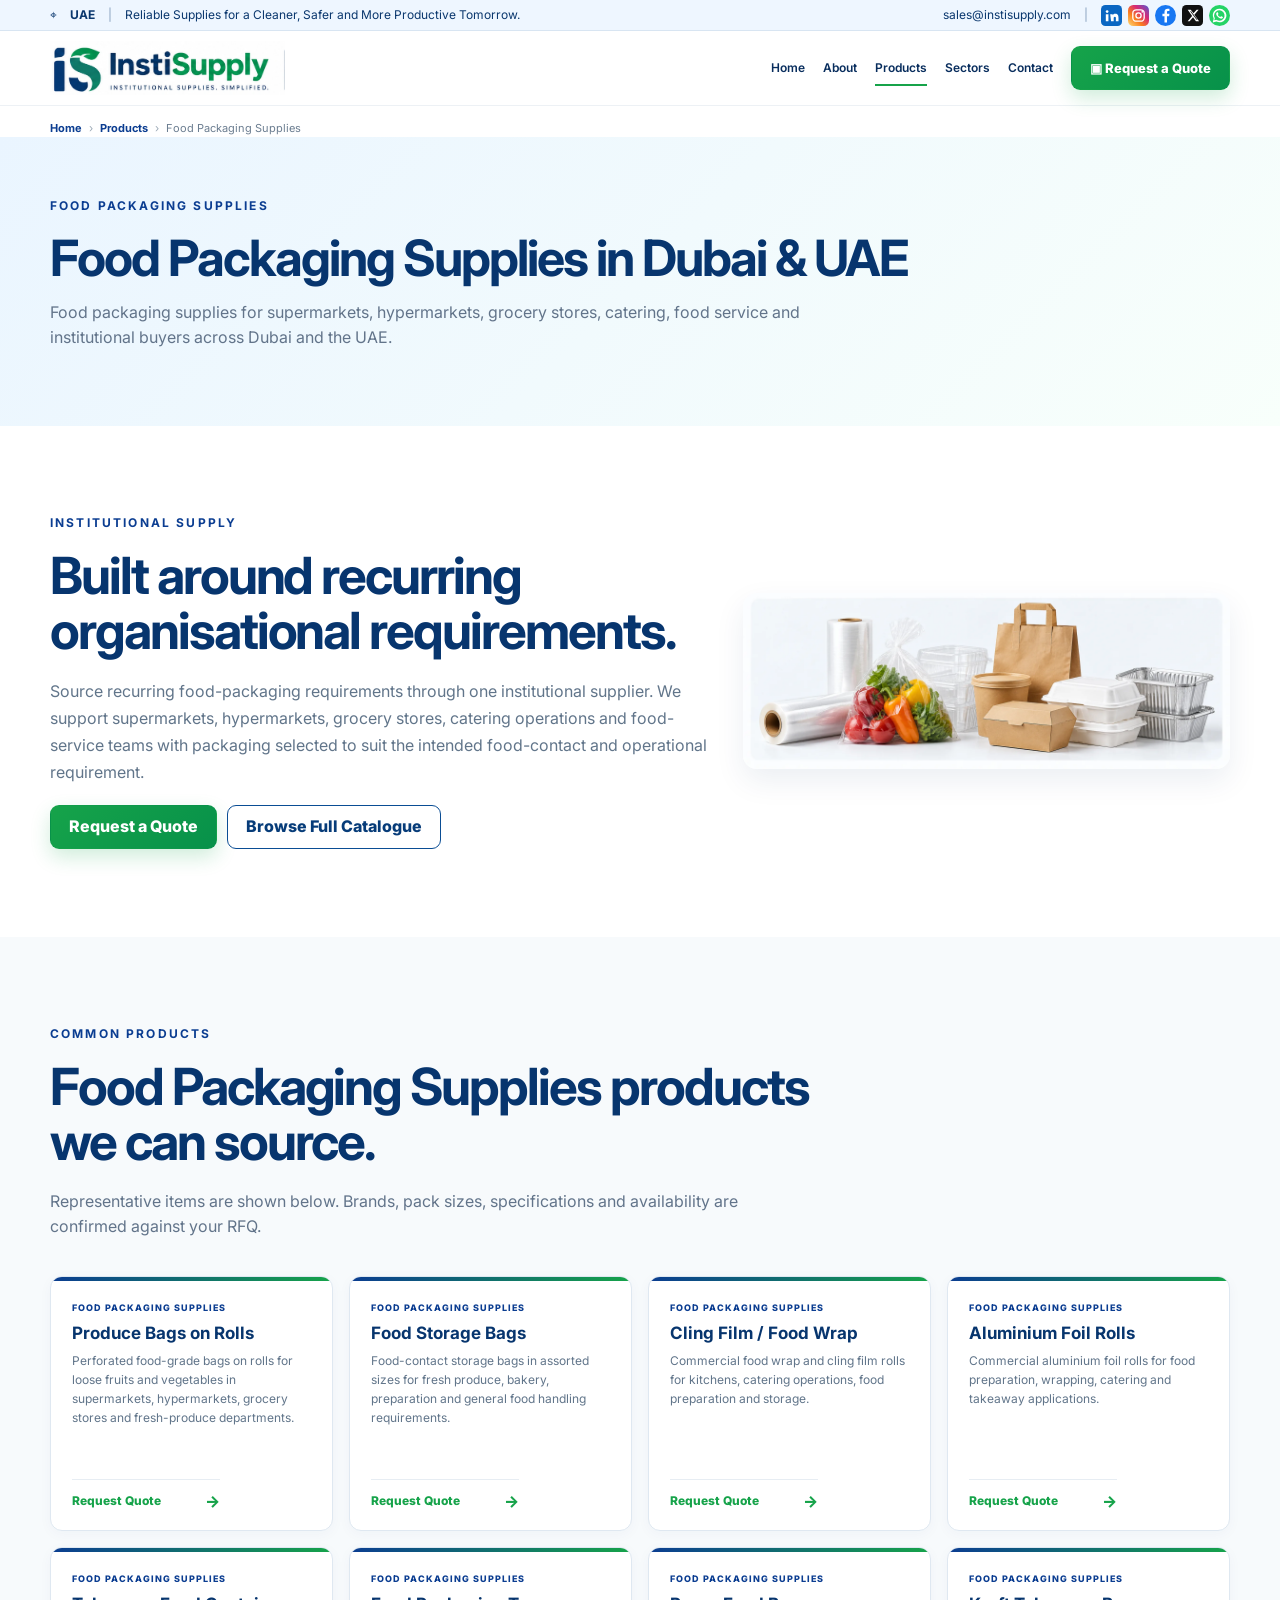
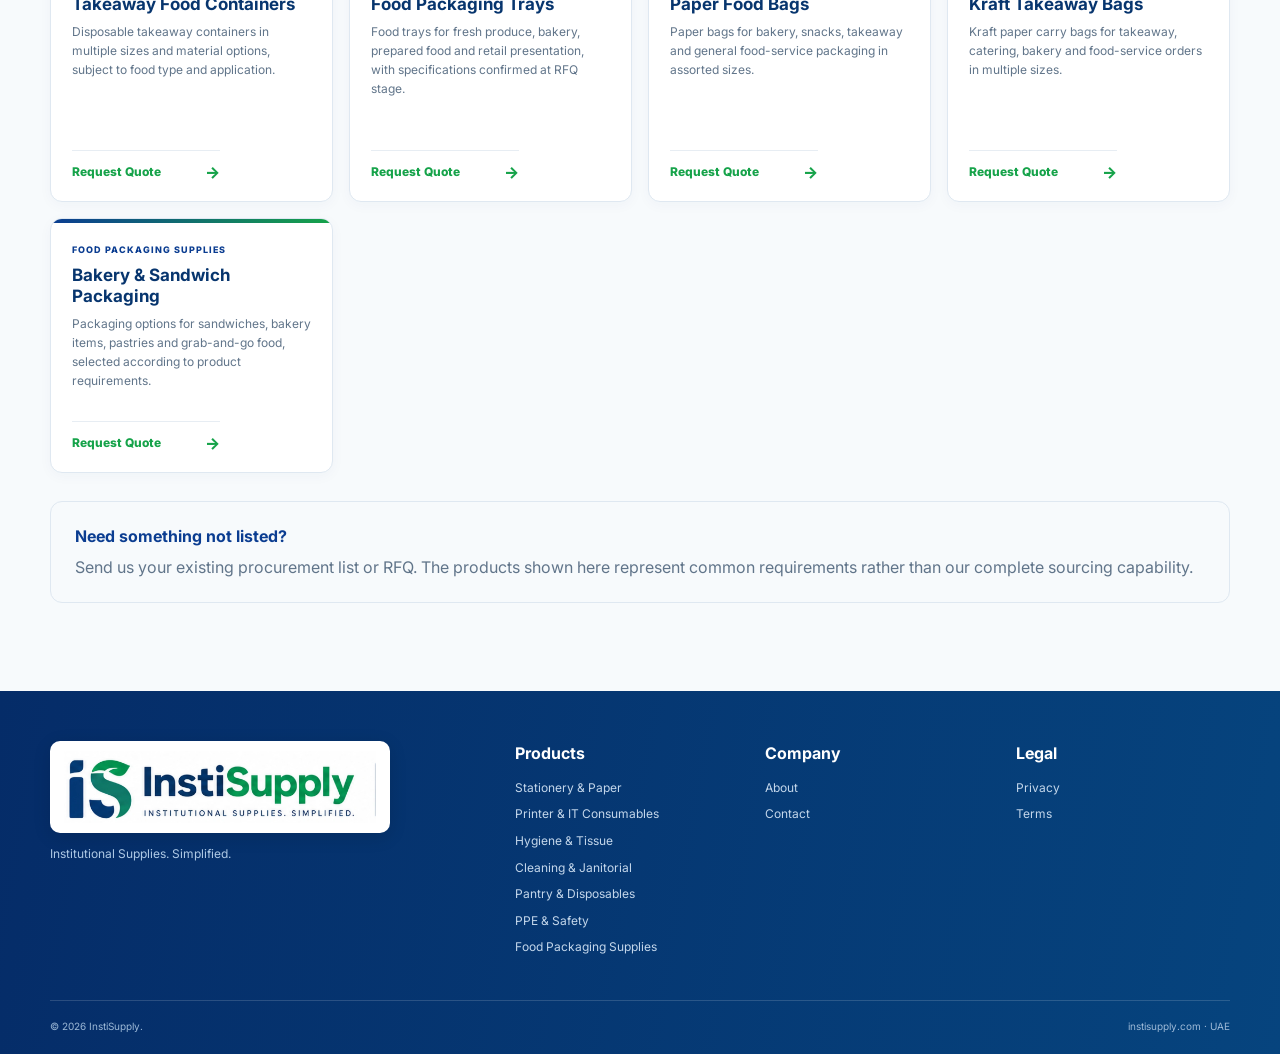
<file: food-packaging-supplies.html>
<!DOCTYPE html>
<html lang="en"><head><meta charset="utf-8"/><meta content="width=device-width,initial-scale=1" name="viewport"/><title>Food Packaging Supplies in Dubai &amp; UAE | InstiSupply</title><meta content="Food packaging supplies for supermarkets, hypermarkets, grocery stores, catering, food service and institutional buyers across Dubai and the UAE." name="description"/><meta content="#0B3D91" name="theme-color"/><link href="assets/img/instisupply-mark.png" rel="icon"/><link href="https://fonts.googleapis.com" rel="preconnect"/><link crossorigin="" href="https://fonts.gstatic.com" rel="preconnect"/><link href="https://fonts.googleapis.com/css2?family=Inter:wght@400;500;600;700;800&amp;display=swap" rel="stylesheet"/><link href="assets/css/styles.css" rel="stylesheet"/><link href="https://instisupply.com/food-packaging-supplies.html" rel="canonical"/><meta content="index,follow,max-image-preview:large,max-snippet:-1" name="robots"/><meta content="website" property="og:type"/><meta content="InstiSupply" property="og:site_name"/><meta content="Food Packaging Supplies in Dubai &amp; UAE | InstiSupply" property="og:title"/><meta content="Food packaging supplies for supermarkets, hypermarkets, grocery stores, catering, food service and institutional buyers across Dubai and the UAE." property="og:description"/><meta content="https://instisupply.com/food-packaging-supplies.html" property="og:url"/><meta content="https://instisupply.com/assets/img/category-food-packaging.webp" property="og:image"/><meta content="summary_large_image" name="twitter:card"/><script type="application/ld+json">{"@context":"https://schema.org","@graph":[{"@type":"CollectionPage","@id":"https://instisupply.com/food-packaging-supplies.html#webpage","url":"https://instisupply.com/food-packaging-supplies.html","name":"Food Packaging Supplies in Dubai & UAE","description":"Food packaging supplies for supermarkets, hypermarkets, grocery stores, catering, food service and institutional buyers across Dubai and the UAE.","isPartOf":{"@id":"https://instisupply.com/#website"},"about":{"@id":"https://instisupply.com/#organization"}},{"@type":"BreadcrumbList","itemListElement":[{"@type":"ListItem","position":1,"name":"Home","item":"https://instisupply.com/"},{"@type":"ListItem","position":2,"name":"Products","item":"https://instisupply.com/catalog.html"},{"@type":"ListItem","position":3,"name":"Food Packaging Supplies","item":"https://instisupply.com/food-packaging-supplies.html"}]}]}</script></head><body><div class="topbar"><div class="container topbar-inner"><div>⌖ <strong>UAE</strong><span class="sep">|</span><span class="top-tagline">Reliable Supplies for a Cleaner, Safer and More Productive Tomorrow.</span></div><div class="top-links"><a data-config-email="" href="mailto:sales@instisupply.com">sales@instisupply.com</a><span class="sep">|</span><div aria-label="InstiSupply social media" class="social-links social-links-top"><a aria-label="LinkedIn" data-social="linkedin" href="#" rel="noopener" target="_blank"><img alt="" src="assets/img/social-linkedin.svg"/></a><a aria-label="Instagram" data-social="instagram" href="#" rel="noopener" target="_blank"><img alt="" src="assets/img/social-instagram.svg"/></a><a aria-label="Facebook" data-social="facebook" href="#" rel="noopener" target="_blank"><img alt="" src="assets/img/social-facebook.svg"/></a><a aria-label="X / Twitter" data-social="twitter" href="#" rel="noopener" target="_blank"><img alt="" src="assets/img/social-x.svg"/></a><a aria-label="WhatsApp" data-social="whatsapp" href="#" rel="noopener" target="_blank"><img alt="" src="assets/img/social-whatsapp.svg"/></a></div></div></div></div><header class="site-header"><div class="container nav-wrap"><a class="brand" href="index.html"><img alt="InstiSupply" src="assets/img/instisupply-logo.webp"/></a><button aria-expanded="false" class="nav-toggle">☰</button><nav class="site-nav"><a href="index.html">Home</a><a href="index.html#about">About</a><a class="active" href="catalog.html">Products</a><a href="index.html#industries">Sectors</a><a href="index.html#contact">Contact</a></nav><div class="header-actions"><a class="btn btn-primary btn-small" href="index.html#contact">▣ Request a Quote</a></div></div></header><main><div class="container breadcrumbs"><a href="index.html">Home</a><span>›</span><a href="catalog.html">Products</a><span>›</span>Food Packaging Supplies</div><section class="page-hero"><div class="container"><span class="eyebrow">FOOD PACKAGING SUPPLIES</span><h1>Food Packaging Supplies in Dubai &amp; UAE</h1><p>Food packaging supplies for supermarkets, hypermarkets, grocery stores, catering, food service and institutional buyers across Dubai and the UAE.</p></div></section><section class="section"><div class="container category-landing-intro"><div class="category-landing-copy"><span class="eyebrow">INSTITUTIONAL SUPPLY</span><h2>Built around recurring organisational requirements.</h2><p>Source recurring food-packaging requirements through one institutional supplier. We support supermarkets, hypermarkets, grocery stores, catering operations and food-service teams with packaging selected to suit the intended food-contact and operational requirement.</p><div class="category-landing-actions"><a class="btn btn-primary" href="index.html#contact">Request a Quote</a><a class="btn btn-outline" href="catalog.html">Browse Full Catalogue</a></div></div><img alt="Food Packaging Supplies supplies for institutional buyers in Dubai and the UAE" height="332" src="assets/img/category-food-packaging.webp" width="920"/></div></section><section class="section section-soft"><div class="container"><div class="section-head"><span class="eyebrow">COMMON PRODUCTS</span><h2>Food Packaging Supplies products we can source.</h2><p>Representative items are shown below. Brands, pack sizes, specifications and availability are confirmed against your RFQ.</p></div><div class="product-grid" data-category="Food Packaging Supplies"></div><noscript>Please enable JavaScript to display the current product list for this category.</noscript><div class="category-products-note"><strong style="color:#0B3D91">Need something not listed?</strong><p>Send us your existing procurement list or RFQ. The products shown here represent common requirements rather than our complete sourcing capability.</p></div></div></section></main><footer><div class="container footer-grid"><div class="footer-brand"><img alt="InstiSupply" src="assets/img/instisupply-logo.webp"><p>Institutional Supplies. Simplified.</p></img></div><div><h4>Products</h4><a href="stationery-paper.html">Stationery &amp; Paper</a><a href="printer-it-consumables.html">Printer &amp; IT Consumables</a><a href="hygiene-tissue.html">Hygiene &amp; Tissue</a><a href="cleaning-janitorial.html">Cleaning &amp; Janitorial</a><a href="pantry-disposables.html">Pantry &amp; Disposables</a><a href="ppe-safety.html">PPE &amp; Safety</a><a href="food-packaging-supplies.html">Food Packaging Supplies</a></div><div><h4>Company</h4><a href="index.html#about">About</a><a href="index.html#contact">Contact</a></div><div><h4>Legal</h4><a href="privacy.html">Privacy</a><a href="terms.html">Terms</a></div></div><div class="container footer-bottom"><span>© <span id="year"></span> InstiSupply.</span><span>instisupply.com · UAE</span></div></footer><script src="assets/js/config.js"></script><script src="assets/js/main.js"></script><script src="assets/js/catalog.js"></script></body></html>
</file>
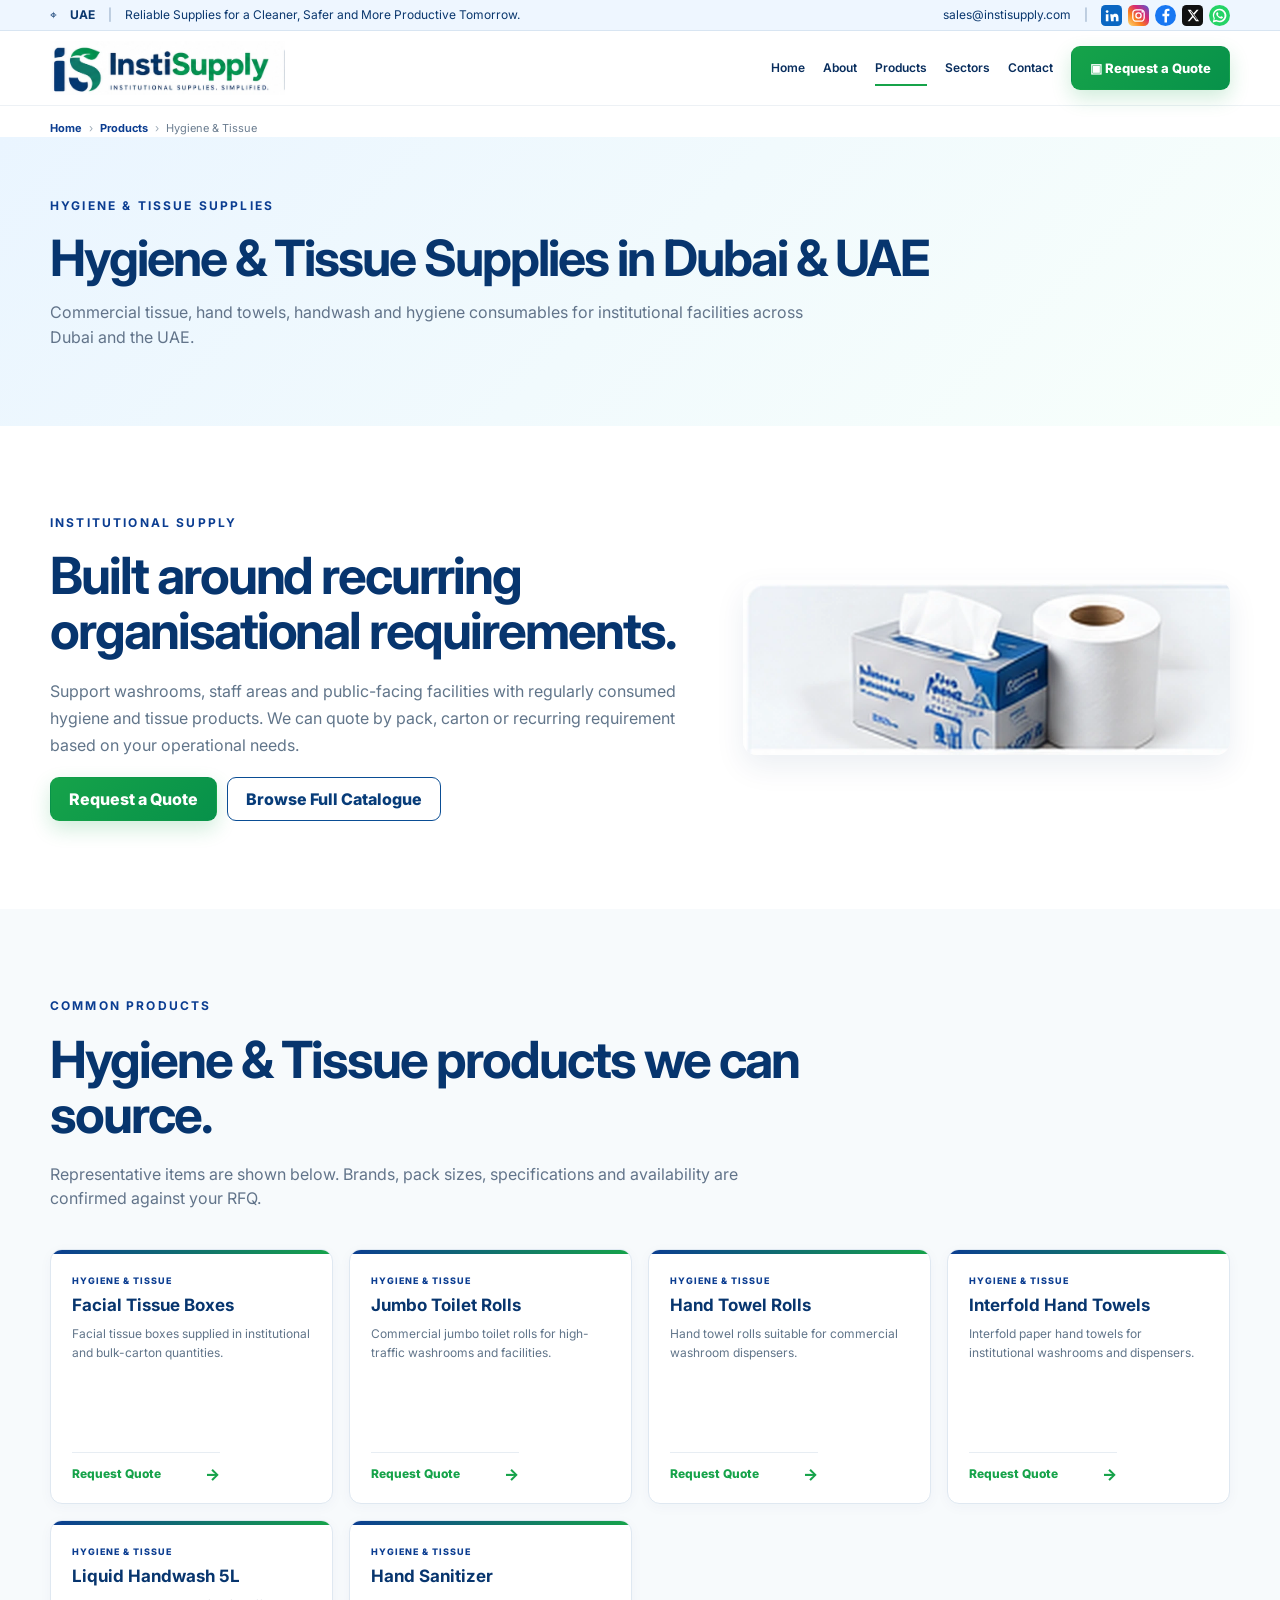
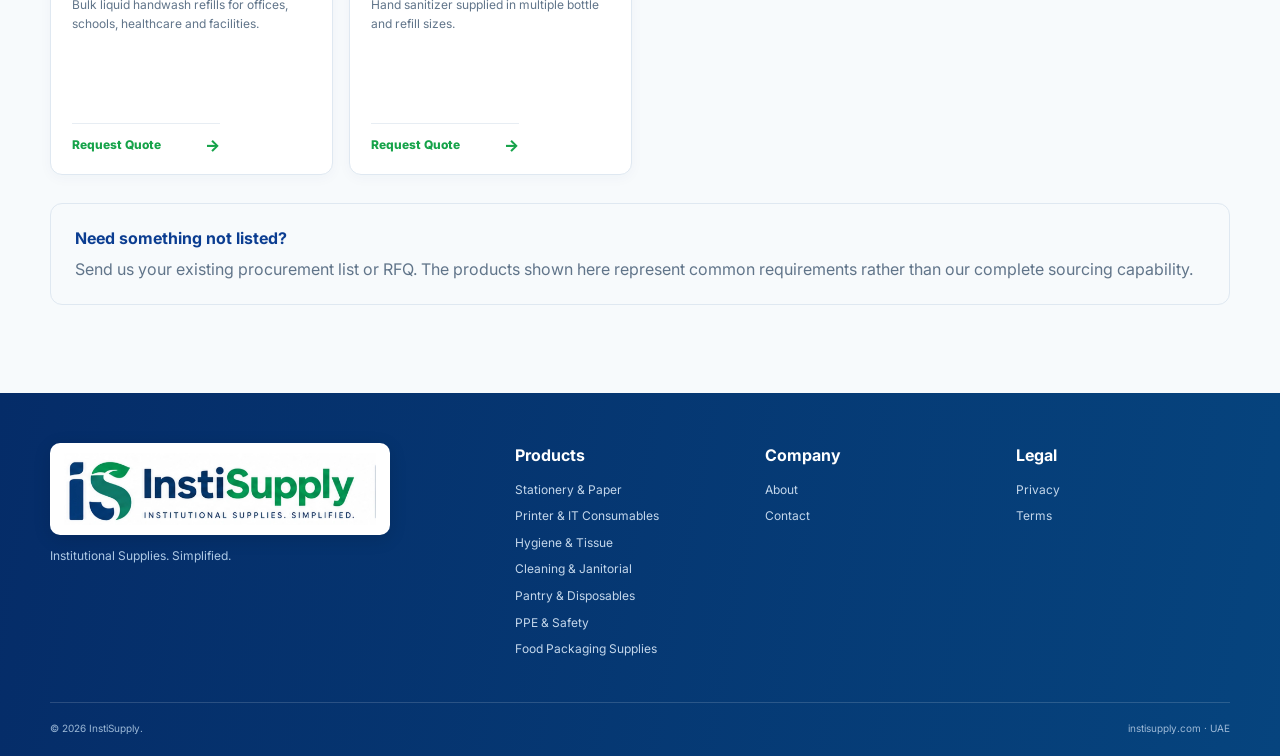
<file: hygiene-tissue.html>
<!DOCTYPE html>
<html lang="en"><head><meta charset="utf-8"/><meta content="width=device-width,initial-scale=1" name="viewport"/><title>Hygiene &amp; Tissue Supplies in Dubai &amp; UAE | InstiSupply</title><meta content="Commercial tissue, hand towels, handwash and hygiene consumables for institutional facilities across Dubai and the UAE." name="description"/><meta content="#0B3D91" name="theme-color"/><link href="assets/img/instisupply-mark.png" rel="icon"/><link href="https://fonts.googleapis.com" rel="preconnect"/><link crossorigin="" href="https://fonts.gstatic.com" rel="preconnect"/><link href="https://fonts.googleapis.com/css2?family=Inter:wght@400;500;600;700;800&amp;display=swap" rel="stylesheet"/><link href="assets/css/styles.css" rel="stylesheet"/><link href="https://instisupply.com/hygiene-tissue.html" rel="canonical"/><meta content="index,follow,max-image-preview:large,max-snippet:-1" name="robots"/><meta content="website" property="og:type"/><meta content="InstiSupply" property="og:site_name"/><meta content="Hygiene &amp; Tissue Supplies in Dubai &amp; UAE | InstiSupply" property="og:title"/><meta content="Commercial tissue, hand towels, handwash and hygiene consumables for institutional facilities across Dubai and the UAE." property="og:description"/><meta content="https://instisupply.com/hygiene-tissue.html" property="og:url"/><meta content="https://instisupply.com/assets/img/category-hygiene-tissue.webp" property="og:image"/><meta content="summary_large_image" name="twitter:card"/><script type="application/ld+json">{"@context":"https://schema.org","@graph":[{"@type":"CollectionPage","@id":"https://instisupply.com/hygiene-tissue.html#webpage","url":"https://instisupply.com/hygiene-tissue.html","name":"Hygiene & Tissue Supplies in Dubai & UAE","description":"Commercial tissue, hand towels, handwash and hygiene consumables for institutional facilities across Dubai and the UAE.","isPartOf":{"@id":"https://instisupply.com/#website"},"about":{"@id":"https://instisupply.com/#organization"}},{"@type":"BreadcrumbList","itemListElement":[{"@type":"ListItem","position":1,"name":"Home","item":"https://instisupply.com/"},{"@type":"ListItem","position":2,"name":"Products","item":"https://instisupply.com/catalog.html"},{"@type":"ListItem","position":3,"name":"Hygiene & Tissue","item":"https://instisupply.com/hygiene-tissue.html"}]}]}</script></head><body><div class="topbar"><div class="container topbar-inner"><div>⌖ <strong>UAE</strong><span class="sep">|</span><span class="top-tagline">Reliable Supplies for a Cleaner, Safer and More Productive Tomorrow.</span></div><div class="top-links"><a data-config-email="" href="mailto:sales@instisupply.com">sales@instisupply.com</a><span class="sep">|</span><div aria-label="InstiSupply social media" class="social-links social-links-top"><a aria-label="LinkedIn" data-social="linkedin" href="#" rel="noopener" target="_blank"><img alt="" src="assets/img/social-linkedin.svg"/></a><a aria-label="Instagram" data-social="instagram" href="#" rel="noopener" target="_blank"><img alt="" src="assets/img/social-instagram.svg"/></a><a aria-label="Facebook" data-social="facebook" href="#" rel="noopener" target="_blank"><img alt="" src="assets/img/social-facebook.svg"/></a><a aria-label="X / Twitter" data-social="twitter" href="#" rel="noopener" target="_blank"><img alt="" src="assets/img/social-x.svg"/></a><a aria-label="WhatsApp" data-social="whatsapp" href="#" rel="noopener" target="_blank"><img alt="" src="assets/img/social-whatsapp.svg"/></a></div></div></div></div><header class="site-header"><div class="container nav-wrap"><a class="brand" href="index.html"><img alt="InstiSupply" src="assets/img/instisupply-logo.webp"/></a><button aria-expanded="false" class="nav-toggle">☰</button><nav class="site-nav"><a href="index.html">Home</a><a href="index.html#about">About</a><a class="active" href="catalog.html">Products</a><a href="index.html#industries">Sectors</a><a href="index.html#contact">Contact</a></nav><div class="header-actions"><a class="btn btn-primary btn-small" href="index.html#contact">▣ Request a Quote</a></div></div></header><main><div class="container breadcrumbs"><a href="index.html">Home</a><span>›</span><a href="catalog.html">Products</a><span>›</span>Hygiene &amp; Tissue</div><section class="page-hero"><div class="container"><span class="eyebrow">HYGIENE &amp; TISSUE SUPPLIES</span><h1>Hygiene &amp; Tissue Supplies in Dubai &amp; UAE</h1><p>Commercial tissue, hand towels, handwash and hygiene consumables for institutional facilities across Dubai and the UAE.</p></div></section><section class="section"><div class="container category-landing-intro"><div class="category-landing-copy"><span class="eyebrow">INSTITUTIONAL SUPPLY</span><h2>Built around recurring organisational requirements.</h2><p>Support washrooms, staff areas and public-facing facilities with regularly consumed hygiene and tissue products. We can quote by pack, carton or recurring requirement based on your operational needs.</p><div class="category-landing-actions"><a class="btn btn-primary" href="index.html#contact">Request a Quote</a><a class="btn btn-outline" href="catalog.html">Browse Full Catalogue</a></div></div><img alt="Hygiene &amp; Tissue supplies for institutional buyers in Dubai and the UAE" height="332" src="assets/img/category-hygiene-tissue.webp" width="920"/></div></section><section class="section section-soft"><div class="container"><div class="section-head"><span class="eyebrow">COMMON PRODUCTS</span><h2>Hygiene &amp; Tissue products we can source.</h2><p>Representative items are shown below. Brands, pack sizes, specifications and availability are confirmed against your RFQ.</p></div><div class="product-grid" data-category="Hygiene &amp; Tissue"></div><noscript>Please enable JavaScript to display the current product list for this category.</noscript><div class="category-products-note"><strong style="color:#0B3D91">Need something not listed?</strong><p>Send us your existing procurement list or RFQ. The products shown here represent common requirements rather than our complete sourcing capability.</p></div></div></section></main><footer><div class="container footer-grid"><div class="footer-brand"><img alt="InstiSupply" src="assets/img/instisupply-logo.webp"><p>Institutional Supplies. Simplified.</p></img></div><div><h4>Products</h4><a href="stationery-paper.html">Stationery &amp; Paper</a><a href="printer-it-consumables.html">Printer &amp; IT Consumables</a><a href="hygiene-tissue.html">Hygiene &amp; Tissue</a><a href="cleaning-janitorial.html">Cleaning &amp; Janitorial</a><a href="pantry-disposables.html">Pantry &amp; Disposables</a><a href="ppe-safety.html">PPE &amp; Safety</a><a href="food-packaging-supplies.html">Food Packaging Supplies</a></div><div><h4>Company</h4><a href="index.html#about">About</a><a href="index.html#contact">Contact</a></div><div><h4>Legal</h4><a href="privacy.html">Privacy</a><a href="terms.html">Terms</a></div></div><div class="container footer-bottom"><span>© <span id="year"></span> InstiSupply.</span><span>instisupply.com · UAE</span></div></footer><script src="assets/js/config.js"></script><script src="assets/js/main.js"></script><script src="assets/js/catalog.js"></script></body></html>
</file>
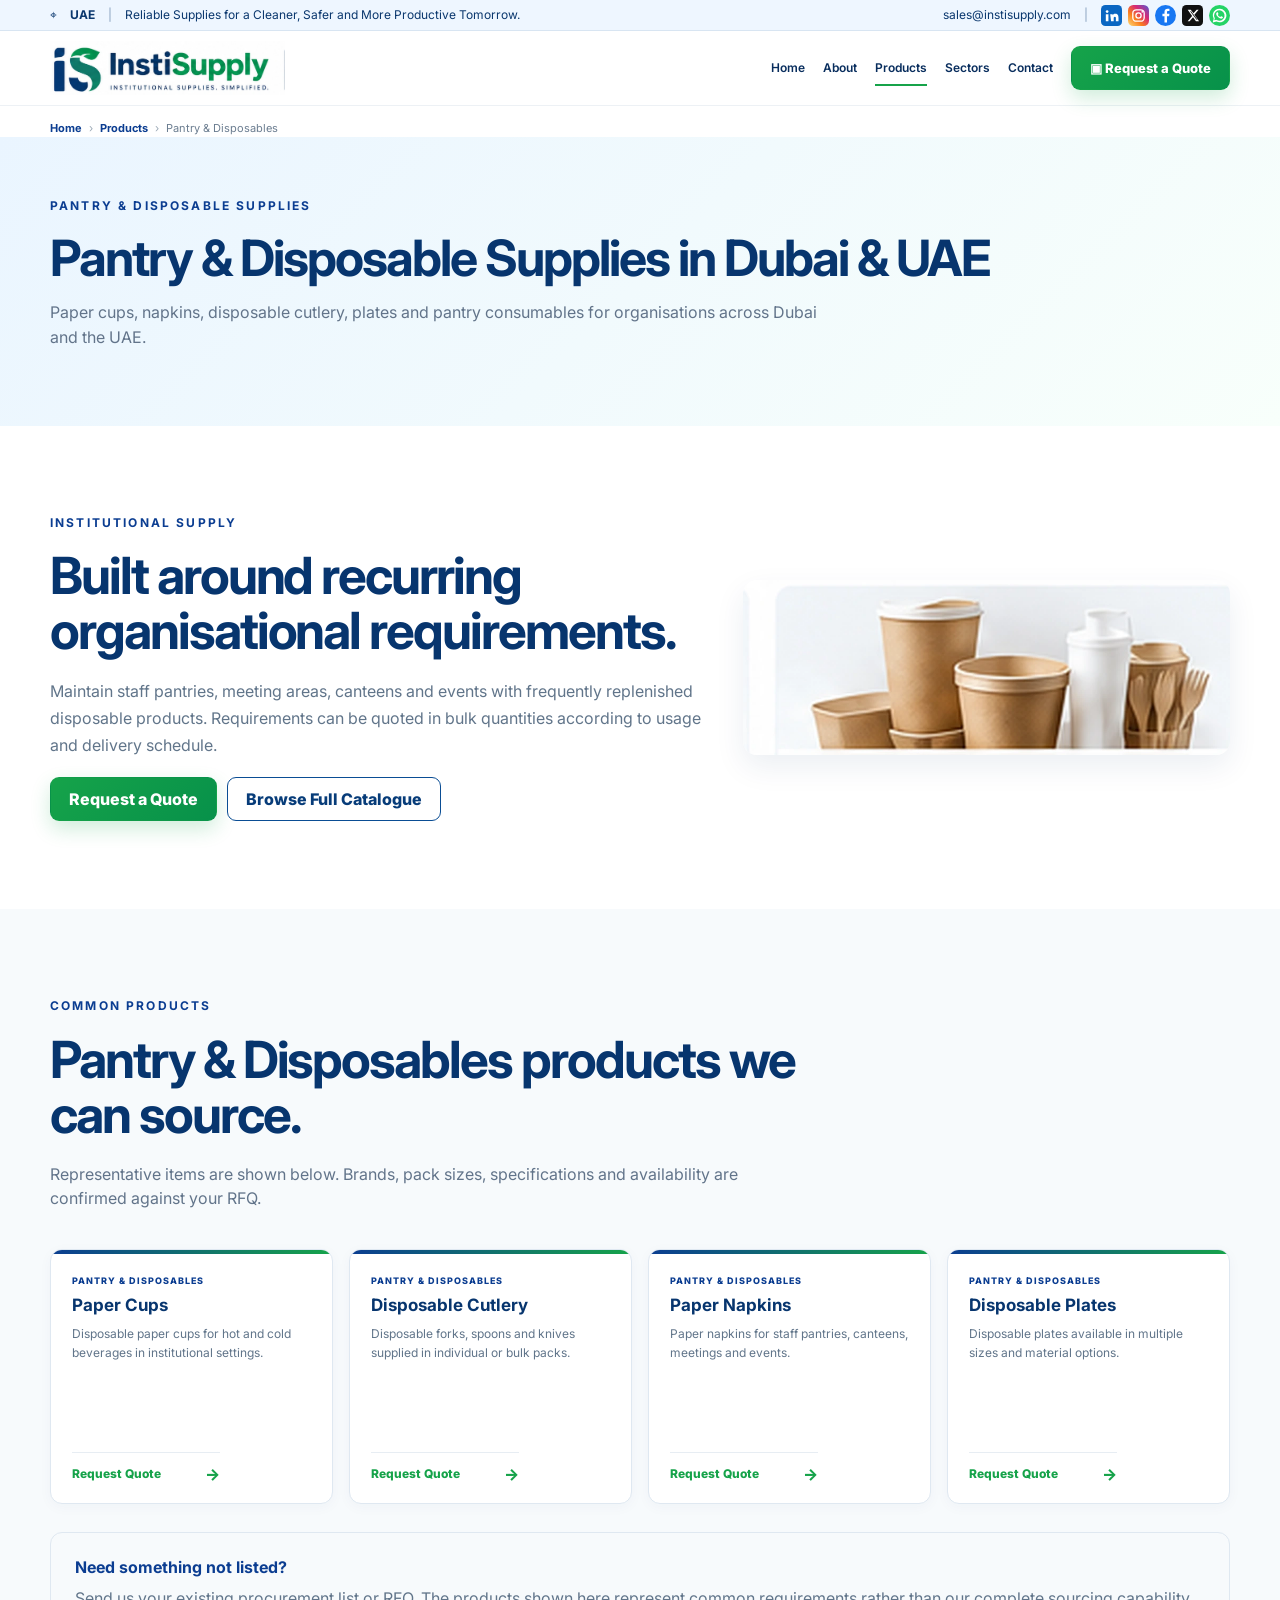
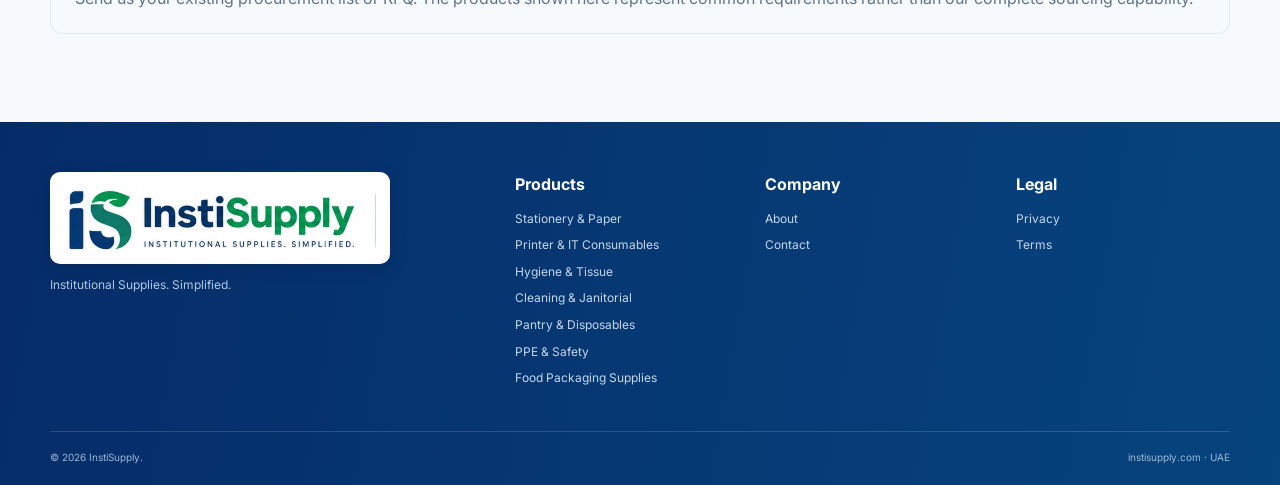
<file: pantry-disposables.html>
<!DOCTYPE html>
<html lang="en"><head><meta charset="utf-8"/><meta content="width=device-width,initial-scale=1" name="viewport"/><title>Pantry &amp; Disposable Supplies in Dubai &amp; UAE | InstiSupply</title><meta content="Paper cups, napkins, disposable cutlery, plates and pantry consumables for organisations across Dubai and the UAE." name="description"/><meta content="#0B3D91" name="theme-color"/><link href="assets/img/instisupply-mark.png" rel="icon"/><link href="https://fonts.googleapis.com" rel="preconnect"/><link crossorigin="" href="https://fonts.gstatic.com" rel="preconnect"/><link href="https://fonts.googleapis.com/css2?family=Inter:wght@400;500;600;700;800&amp;display=swap" rel="stylesheet"/><link href="assets/css/styles.css" rel="stylesheet"/><link href="https://instisupply.com/pantry-disposables.html" rel="canonical"/><meta content="index,follow,max-image-preview:large,max-snippet:-1" name="robots"/><meta content="website" property="og:type"/><meta content="InstiSupply" property="og:site_name"/><meta content="Pantry &amp; Disposable Supplies in Dubai &amp; UAE | InstiSupply" property="og:title"/><meta content="Paper cups, napkins, disposable cutlery, plates and pantry consumables for organisations across Dubai and the UAE." property="og:description"/><meta content="https://instisupply.com/pantry-disposables.html" property="og:url"/><meta content="https://instisupply.com/assets/img/category-pantry-disposables.webp" property="og:image"/><meta content="summary_large_image" name="twitter:card"/><script type="application/ld+json">{"@context":"https://schema.org","@graph":[{"@type":"CollectionPage","@id":"https://instisupply.com/pantry-disposables.html#webpage","url":"https://instisupply.com/pantry-disposables.html","name":"Pantry & Disposable Supplies in Dubai & UAE","description":"Paper cups, napkins, disposable cutlery, plates and pantry consumables for organisations across Dubai and the UAE.","isPartOf":{"@id":"https://instisupply.com/#website"},"about":{"@id":"https://instisupply.com/#organization"}},{"@type":"BreadcrumbList","itemListElement":[{"@type":"ListItem","position":1,"name":"Home","item":"https://instisupply.com/"},{"@type":"ListItem","position":2,"name":"Products","item":"https://instisupply.com/catalog.html"},{"@type":"ListItem","position":3,"name":"Pantry & Disposables","item":"https://instisupply.com/pantry-disposables.html"}]}]}</script></head><body><div class="topbar"><div class="container topbar-inner"><div>⌖ <strong>UAE</strong><span class="sep">|</span><span class="top-tagline">Reliable Supplies for a Cleaner, Safer and More Productive Tomorrow.</span></div><div class="top-links"><a data-config-email="" href="mailto:sales@instisupply.com">sales@instisupply.com</a><span class="sep">|</span><div aria-label="InstiSupply social media" class="social-links social-links-top"><a aria-label="LinkedIn" data-social="linkedin" href="#" rel="noopener" target="_blank"><img alt="" src="assets/img/social-linkedin.svg"/></a><a aria-label="Instagram" data-social="instagram" href="#" rel="noopener" target="_blank"><img alt="" src="assets/img/social-instagram.svg"/></a><a aria-label="Facebook" data-social="facebook" href="#" rel="noopener" target="_blank"><img alt="" src="assets/img/social-facebook.svg"/></a><a aria-label="X / Twitter" data-social="twitter" href="#" rel="noopener" target="_blank"><img alt="" src="assets/img/social-x.svg"/></a><a aria-label="WhatsApp" data-social="whatsapp" href="#" rel="noopener" target="_blank"><img alt="" src="assets/img/social-whatsapp.svg"/></a></div></div></div></div><header class="site-header"><div class="container nav-wrap"><a class="brand" href="index.html"><img alt="InstiSupply" src="assets/img/instisupply-logo.webp"/></a><button aria-expanded="false" class="nav-toggle">☰</button><nav class="site-nav"><a href="index.html">Home</a><a href="index.html#about">About</a><a class="active" href="catalog.html">Products</a><a href="index.html#industries">Sectors</a><a href="index.html#contact">Contact</a></nav><div class="header-actions"><a class="btn btn-primary btn-small" href="index.html#contact">▣ Request a Quote</a></div></div></header><main><div class="container breadcrumbs"><a href="index.html">Home</a><span>›</span><a href="catalog.html">Products</a><span>›</span>Pantry &amp; Disposables</div><section class="page-hero"><div class="container"><span class="eyebrow">PANTRY &amp; DISPOSABLE SUPPLIES</span><h1>Pantry &amp; Disposable Supplies in Dubai &amp; UAE</h1><p>Paper cups, napkins, disposable cutlery, plates and pantry consumables for organisations across Dubai and the UAE.</p></div></section><section class="section"><div class="container category-landing-intro"><div class="category-landing-copy"><span class="eyebrow">INSTITUTIONAL SUPPLY</span><h2>Built around recurring organisational requirements.</h2><p>Maintain staff pantries, meeting areas, canteens and events with frequently replenished disposable products. Requirements can be quoted in bulk quantities according to usage and delivery schedule.</p><div class="category-landing-actions"><a class="btn btn-primary" href="index.html#contact">Request a Quote</a><a class="btn btn-outline" href="catalog.html">Browse Full Catalogue</a></div></div><img alt="Pantry &amp; Disposables supplies for institutional buyers in Dubai and the UAE" height="332" src="assets/img/category-pantry-disposables.webp" width="920"/></div></section><section class="section section-soft"><div class="container"><div class="section-head"><span class="eyebrow">COMMON PRODUCTS</span><h2>Pantry &amp; Disposables products we can source.</h2><p>Representative items are shown below. Brands, pack sizes, specifications and availability are confirmed against your RFQ.</p></div><div class="product-grid" data-category="Pantry &amp; Disposables"></div><noscript>Please enable JavaScript to display the current product list for this category.</noscript><div class="category-products-note"><strong style="color:#0B3D91">Need something not listed?</strong><p>Send us your existing procurement list or RFQ. The products shown here represent common requirements rather than our complete sourcing capability.</p></div></div></section></main><footer><div class="container footer-grid"><div class="footer-brand"><img alt="InstiSupply" src="assets/img/instisupply-logo.webp"><p>Institutional Supplies. Simplified.</p></img></div><div><h4>Products</h4><a href="stationery-paper.html">Stationery &amp; Paper</a><a href="printer-it-consumables.html">Printer &amp; IT Consumables</a><a href="hygiene-tissue.html">Hygiene &amp; Tissue</a><a href="cleaning-janitorial.html">Cleaning &amp; Janitorial</a><a href="pantry-disposables.html">Pantry &amp; Disposables</a><a href="ppe-safety.html">PPE &amp; Safety</a><a href="food-packaging-supplies.html">Food Packaging Supplies</a></div><div><h4>Company</h4><a href="index.html#about">About</a><a href="index.html#contact">Contact</a></div><div><h4>Legal</h4><a href="privacy.html">Privacy</a><a href="terms.html">Terms</a></div></div><div class="container footer-bottom"><span>© <span id="year"></span> InstiSupply.</span><span>instisupply.com · UAE</span></div></footer><script src="assets/js/config.js"></script><script src="assets/js/main.js"></script><script src="assets/js/catalog.js"></script></body></html>
</file>
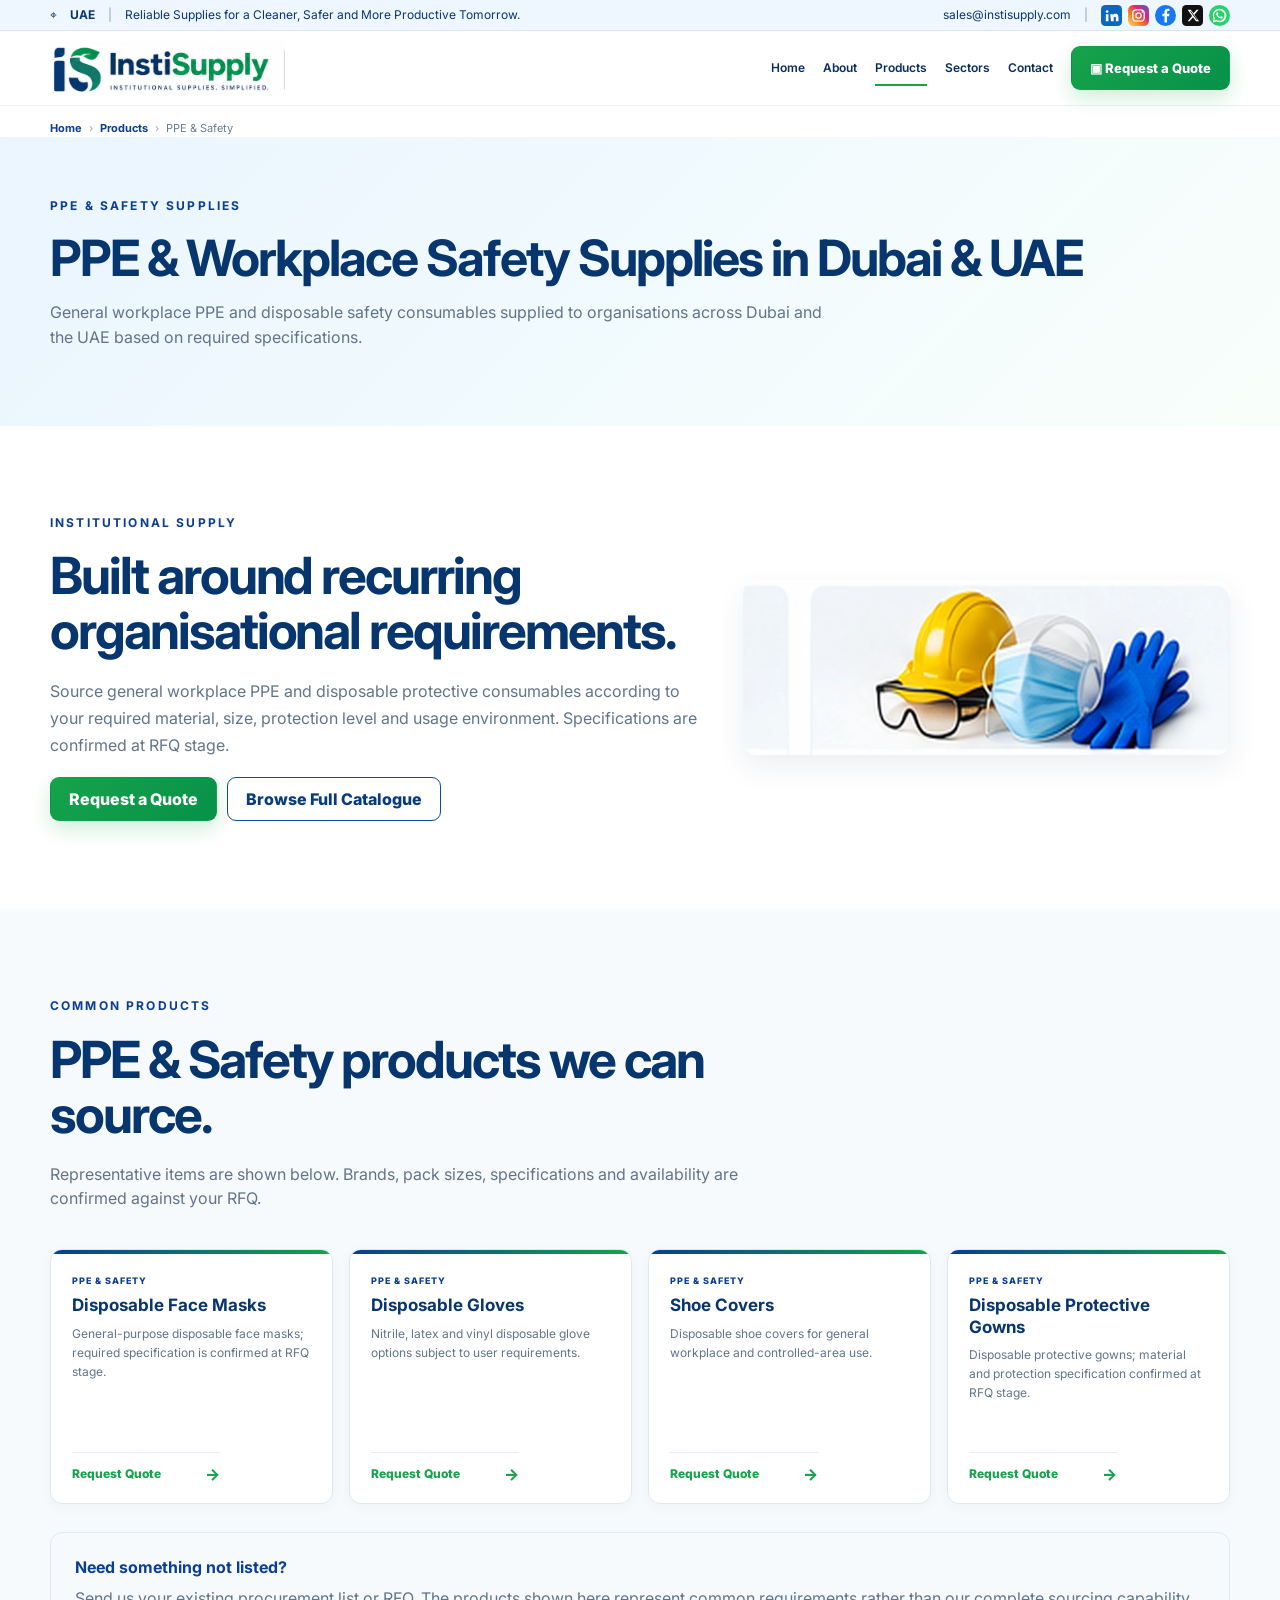
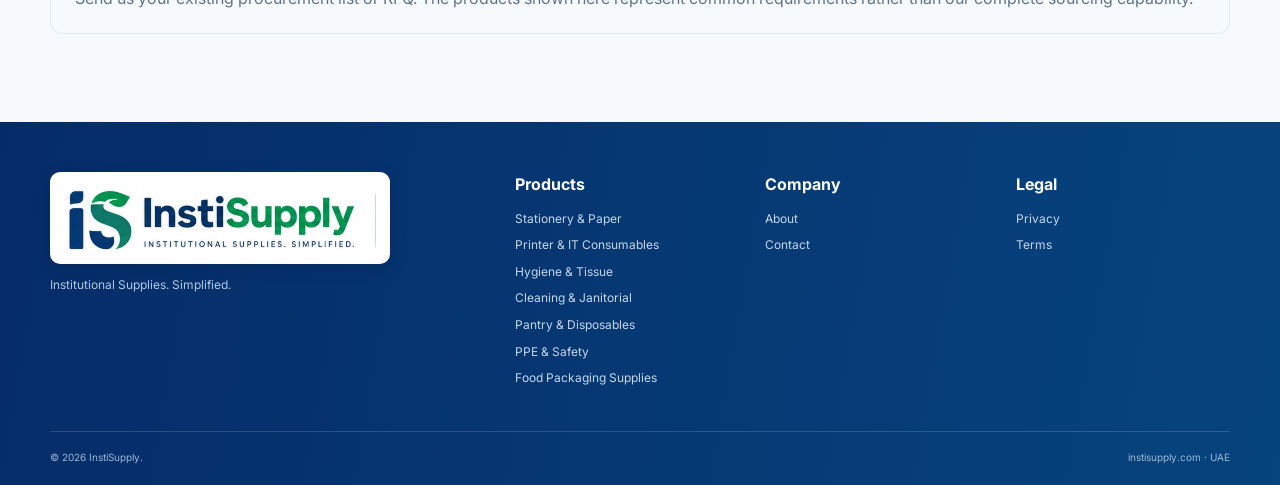
<file: ppe-safety.html>
<!DOCTYPE html>
<html lang="en"><head><meta charset="utf-8"/><meta content="width=device-width,initial-scale=1" name="viewport"/><title>PPE &amp; Workplace Safety Supplies in Dubai &amp; UAE | InstiSupply</title><meta content="General workplace PPE and disposable safety consumables supplied to organisations across Dubai and the UAE based on required specifications." name="description"/><meta content="#0B3D91" name="theme-color"/><link href="assets/img/instisupply-mark.png" rel="icon"/><link href="https://fonts.googleapis.com" rel="preconnect"/><link crossorigin="" href="https://fonts.gstatic.com" rel="preconnect"/><link href="https://fonts.googleapis.com/css2?family=Inter:wght@400;500;600;700;800&amp;display=swap" rel="stylesheet"/><link href="assets/css/styles.css" rel="stylesheet"/><link href="https://instisupply.com/ppe-safety.html" rel="canonical"/><meta content="index,follow,max-image-preview:large,max-snippet:-1" name="robots"/><meta content="website" property="og:type"/><meta content="InstiSupply" property="og:site_name"/><meta content="PPE &amp; Workplace Safety Supplies in Dubai &amp; UAE | InstiSupply" property="og:title"/><meta content="General workplace PPE and disposable safety consumables supplied to organisations across Dubai and the UAE based on required specifications." property="og:description"/><meta content="https://instisupply.com/ppe-safety.html" property="og:url"/><meta content="https://instisupply.com/assets/img/category-ppe-safety.webp" property="og:image"/><meta content="summary_large_image" name="twitter:card"/><script type="application/ld+json">{"@context":"https://schema.org","@graph":[{"@type":"CollectionPage","@id":"https://instisupply.com/ppe-safety.html#webpage","url":"https://instisupply.com/ppe-safety.html","name":"PPE & Workplace Safety Supplies in Dubai & UAE","description":"General workplace PPE and disposable safety consumables supplied to organisations across Dubai and the UAE based on required specifications.","isPartOf":{"@id":"https://instisupply.com/#website"},"about":{"@id":"https://instisupply.com/#organization"}},{"@type":"BreadcrumbList","itemListElement":[{"@type":"ListItem","position":1,"name":"Home","item":"https://instisupply.com/"},{"@type":"ListItem","position":2,"name":"Products","item":"https://instisupply.com/catalog.html"},{"@type":"ListItem","position":3,"name":"PPE & Safety","item":"https://instisupply.com/ppe-safety.html"}]}]}</script></head><body><div class="topbar"><div class="container topbar-inner"><div>⌖ <strong>UAE</strong><span class="sep">|</span><span class="top-tagline">Reliable Supplies for a Cleaner, Safer and More Productive Tomorrow.</span></div><div class="top-links"><a data-config-email="" href="mailto:sales@instisupply.com">sales@instisupply.com</a><span class="sep">|</span><div aria-label="InstiSupply social media" class="social-links social-links-top"><a aria-label="LinkedIn" data-social="linkedin" href="#" rel="noopener" target="_blank"><img alt="" src="assets/img/social-linkedin.svg"/></a><a aria-label="Instagram" data-social="instagram" href="#" rel="noopener" target="_blank"><img alt="" src="assets/img/social-instagram.svg"/></a><a aria-label="Facebook" data-social="facebook" href="#" rel="noopener" target="_blank"><img alt="" src="assets/img/social-facebook.svg"/></a><a aria-label="X / Twitter" data-social="twitter" href="#" rel="noopener" target="_blank"><img alt="" src="assets/img/social-x.svg"/></a><a aria-label="WhatsApp" data-social="whatsapp" href="#" rel="noopener" target="_blank"><img alt="" src="assets/img/social-whatsapp.svg"/></a></div></div></div></div><header class="site-header"><div class="container nav-wrap"><a class="brand" href="index.html"><img alt="InstiSupply" src="assets/img/instisupply-logo.webp"/></a><button aria-expanded="false" class="nav-toggle">☰</button><nav class="site-nav"><a href="index.html">Home</a><a href="index.html#about">About</a><a class="active" href="catalog.html">Products</a><a href="index.html#industries">Sectors</a><a href="index.html#contact">Contact</a></nav><div class="header-actions"><a class="btn btn-primary btn-small" href="index.html#contact">▣ Request a Quote</a></div></div></header><main><div class="container breadcrumbs"><a href="index.html">Home</a><span>›</span><a href="catalog.html">Products</a><span>›</span>PPE &amp; Safety</div><section class="page-hero"><div class="container"><span class="eyebrow">PPE &amp; SAFETY SUPPLIES</span><h1>PPE &amp; Workplace Safety Supplies in Dubai &amp; UAE</h1><p>General workplace PPE and disposable safety consumables supplied to organisations across Dubai and the UAE based on required specifications.</p></div></section><section class="section"><div class="container category-landing-intro"><div class="category-landing-copy"><span class="eyebrow">INSTITUTIONAL SUPPLY</span><h2>Built around recurring organisational requirements.</h2><p>Source general workplace PPE and disposable protective consumables according to your required material, size, protection level and usage environment. Specifications are confirmed at RFQ stage.</p><div class="category-landing-actions"><a class="btn btn-primary" href="index.html#contact">Request a Quote</a><a class="btn btn-outline" href="catalog.html">Browse Full Catalogue</a></div></div><img alt="PPE &amp; Safety supplies for institutional buyers in Dubai and the UAE" height="332" src="assets/img/category-ppe-safety.webp" width="920"/></div></section><section class="section section-soft"><div class="container"><div class="section-head"><span class="eyebrow">COMMON PRODUCTS</span><h2>PPE &amp; Safety products we can source.</h2><p>Representative items are shown below. Brands, pack sizes, specifications and availability are confirmed against your RFQ.</p></div><div class="product-grid" data-category="PPE &amp; Safety"></div><noscript>Please enable JavaScript to display the current product list for this category.</noscript><div class="category-products-note"><strong style="color:#0B3D91">Need something not listed?</strong><p>Send us your existing procurement list or RFQ. The products shown here represent common requirements rather than our complete sourcing capability.</p></div></div></section></main><footer><div class="container footer-grid"><div class="footer-brand"><img alt="InstiSupply" src="assets/img/instisupply-logo.webp"><p>Institutional Supplies. Simplified.</p></img></div><div><h4>Products</h4><a href="stationery-paper.html">Stationery &amp; Paper</a><a href="printer-it-consumables.html">Printer &amp; IT Consumables</a><a href="hygiene-tissue.html">Hygiene &amp; Tissue</a><a href="cleaning-janitorial.html">Cleaning &amp; Janitorial</a><a href="pantry-disposables.html">Pantry &amp; Disposables</a><a href="ppe-safety.html">PPE &amp; Safety</a><a href="food-packaging-supplies.html">Food Packaging Supplies</a></div><div><h4>Company</h4><a href="index.html#about">About</a><a href="index.html#contact">Contact</a></div><div><h4>Legal</h4><a href="privacy.html">Privacy</a><a href="terms.html">Terms</a></div></div><div class="container footer-bottom"><span>© <span id="year"></span> InstiSupply.</span><span>instisupply.com · UAE</span></div></footer><script src="assets/js/config.js"></script><script src="assets/js/main.js"></script><script src="assets/js/catalog.js"></script></body></html>
</file>
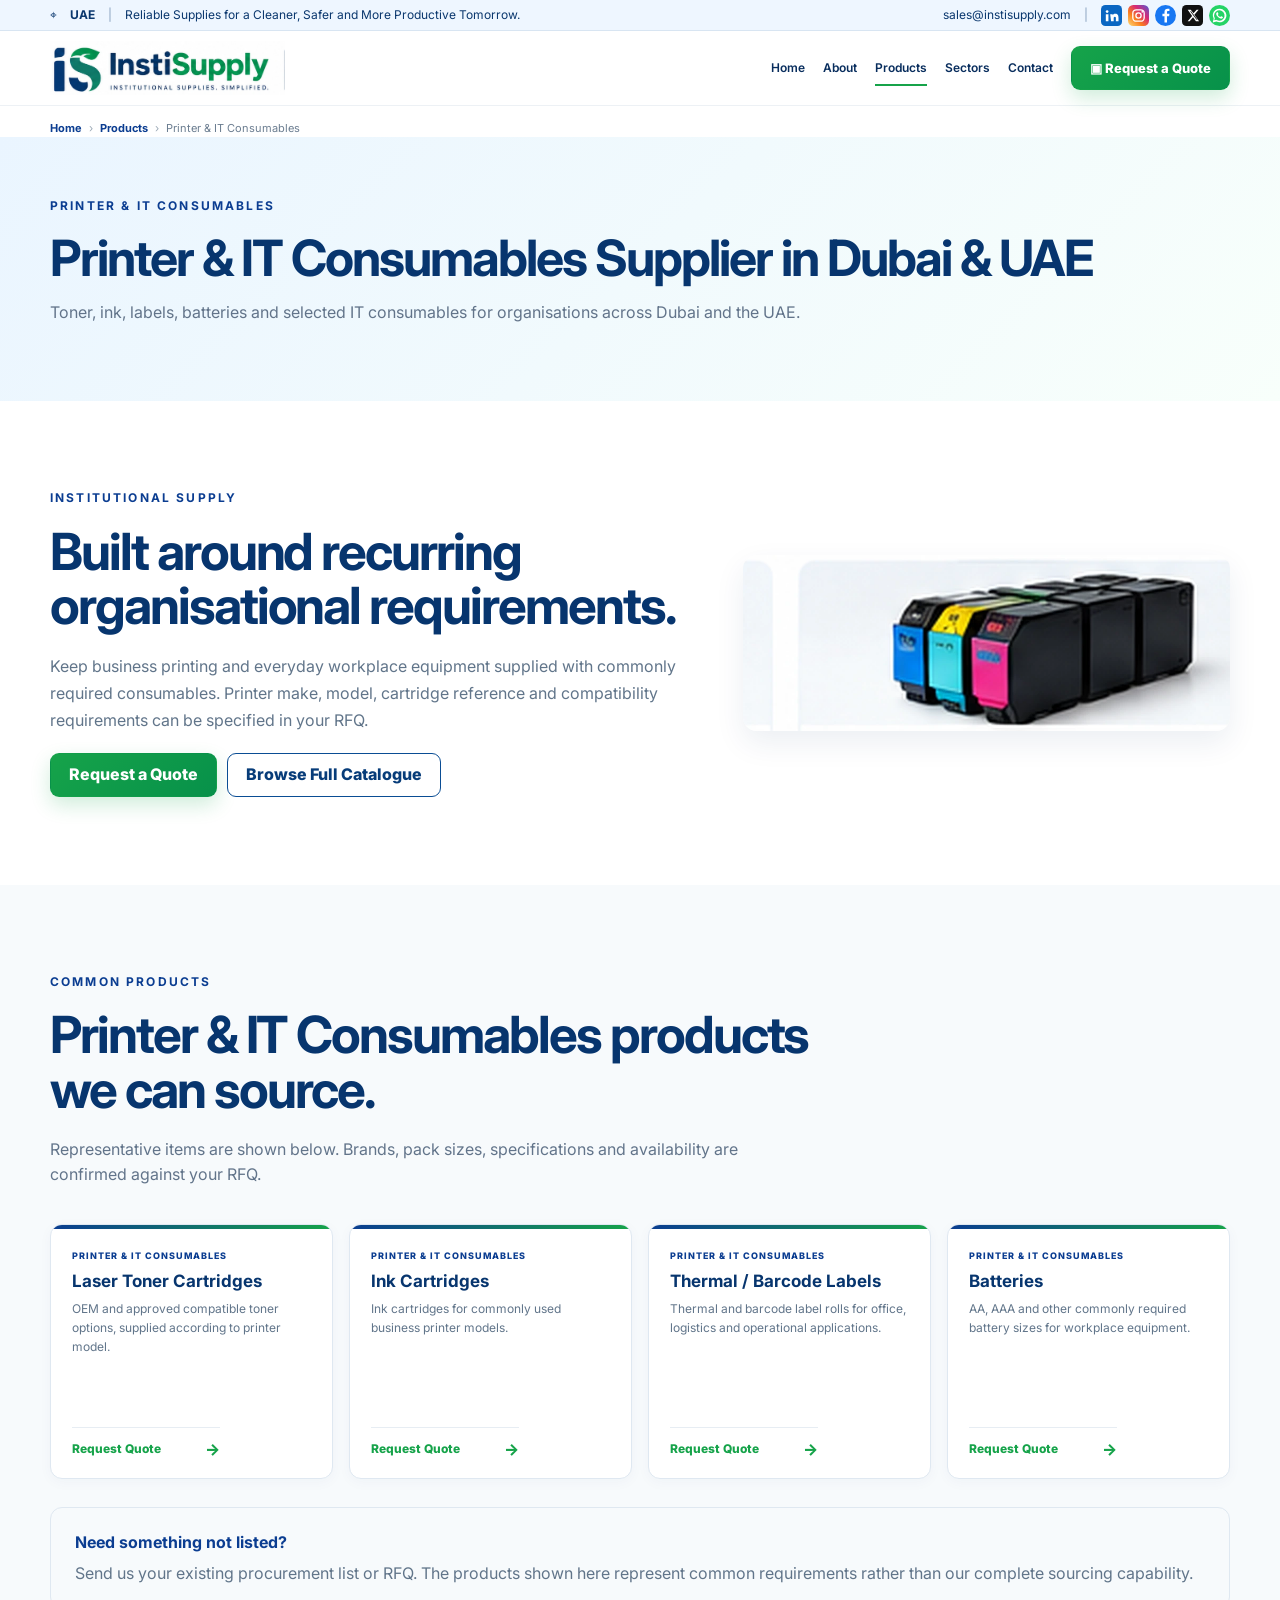
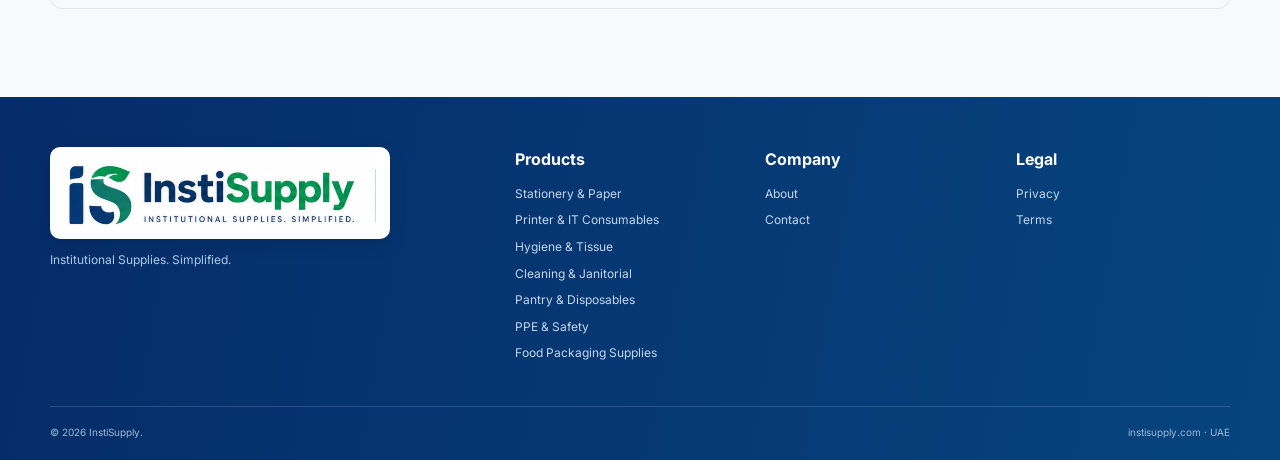
<file: printer-it-consumables.html>
<!DOCTYPE html>
<html lang="en"><head><meta charset="utf-8"/><meta content="width=device-width,initial-scale=1" name="viewport"/><title>Printer &amp; IT Consumables Supplier in Dubai &amp; UAE | InstiSupply</title><meta content="Toner, ink, labels, batteries and selected IT consumables for organisations across Dubai and the UAE." name="description"/><meta content="#0B3D91" name="theme-color"/><link href="assets/img/instisupply-mark.png" rel="icon"/><link href="https://fonts.googleapis.com" rel="preconnect"/><link crossorigin="" href="https://fonts.gstatic.com" rel="preconnect"/><link href="https://fonts.googleapis.com/css2?family=Inter:wght@400;500;600;700;800&amp;display=swap" rel="stylesheet"/><link href="assets/css/styles.css" rel="stylesheet"/><link href="https://instisupply.com/printer-it-consumables.html" rel="canonical"/><meta content="index,follow,max-image-preview:large,max-snippet:-1" name="robots"/><meta content="website" property="og:type"/><meta content="InstiSupply" property="og:site_name"/><meta content="Printer &amp; IT Consumables Supplier in Dubai &amp; UAE | InstiSupply" property="og:title"/><meta content="Toner, ink, labels, batteries and selected IT consumables for organisations across Dubai and the UAE." property="og:description"/><meta content="https://instisupply.com/printer-it-consumables.html" property="og:url"/><meta content="https://instisupply.com/assets/img/category-printer-it.webp" property="og:image"/><meta content="summary_large_image" name="twitter:card"/><script type="application/ld+json">{"@context":"https://schema.org","@graph":[{"@type":"CollectionPage","@id":"https://instisupply.com/printer-it-consumables.html#webpage","url":"https://instisupply.com/printer-it-consumables.html","name":"Printer & IT Consumables Supplier in Dubai & UAE","description":"Toner, ink, labels, batteries and selected IT consumables for organisations across Dubai and the UAE.","isPartOf":{"@id":"https://instisupply.com/#website"},"about":{"@id":"https://instisupply.com/#organization"}},{"@type":"BreadcrumbList","itemListElement":[{"@type":"ListItem","position":1,"name":"Home","item":"https://instisupply.com/"},{"@type":"ListItem","position":2,"name":"Products","item":"https://instisupply.com/catalog.html"},{"@type":"ListItem","position":3,"name":"Printer & IT Consumables","item":"https://instisupply.com/printer-it-consumables.html"}]}]}</script></head><body><div class="topbar"><div class="container topbar-inner"><div>⌖ <strong>UAE</strong><span class="sep">|</span><span class="top-tagline">Reliable Supplies for a Cleaner, Safer and More Productive Tomorrow.</span></div><div class="top-links"><a data-config-email="" href="mailto:sales@instisupply.com">sales@instisupply.com</a><span class="sep">|</span><div aria-label="InstiSupply social media" class="social-links social-links-top"><a aria-label="LinkedIn" data-social="linkedin" href="#" rel="noopener" target="_blank"><img alt="" src="assets/img/social-linkedin.svg"/></a><a aria-label="Instagram" data-social="instagram" href="#" rel="noopener" target="_blank"><img alt="" src="assets/img/social-instagram.svg"/></a><a aria-label="Facebook" data-social="facebook" href="#" rel="noopener" target="_blank"><img alt="" src="assets/img/social-facebook.svg"/></a><a aria-label="X / Twitter" data-social="twitter" href="#" rel="noopener" target="_blank"><img alt="" src="assets/img/social-x.svg"/></a><a aria-label="WhatsApp" data-social="whatsapp" href="#" rel="noopener" target="_blank"><img alt="" src="assets/img/social-whatsapp.svg"/></a></div></div></div></div><header class="site-header"><div class="container nav-wrap"><a class="brand" href="index.html"><img alt="InstiSupply" src="assets/img/instisupply-logo.webp"/></a><button aria-expanded="false" class="nav-toggle">☰</button><nav class="site-nav"><a href="index.html">Home</a><a href="index.html#about">About</a><a class="active" href="catalog.html">Products</a><a href="index.html#industries">Sectors</a><a href="index.html#contact">Contact</a></nav><div class="header-actions"><a class="btn btn-primary btn-small" href="index.html#contact">▣ Request a Quote</a></div></div></header><main><div class="container breadcrumbs"><a href="index.html">Home</a><span>›</span><a href="catalog.html">Products</a><span>›</span>Printer &amp; IT Consumables</div><section class="page-hero"><div class="container"><span class="eyebrow">PRINTER &amp; IT CONSUMABLES</span><h1>Printer &amp; IT Consumables Supplier in Dubai &amp; UAE</h1><p>Toner, ink, labels, batteries and selected IT consumables for organisations across Dubai and the UAE.</p></div></section><section class="section"><div class="container category-landing-intro"><div class="category-landing-copy"><span class="eyebrow">INSTITUTIONAL SUPPLY</span><h2>Built around recurring organisational requirements.</h2><p>Keep business printing and everyday workplace equipment supplied with commonly required consumables. Printer make, model, cartridge reference and compatibility requirements can be specified in your RFQ.</p><div class="category-landing-actions"><a class="btn btn-primary" href="index.html#contact">Request a Quote</a><a class="btn btn-outline" href="catalog.html">Browse Full Catalogue</a></div></div><img alt="Printer &amp; IT Consumables supplies for institutional buyers in Dubai and the UAE" height="332" src="assets/img/category-printer-it.webp" width="920"/></div></section><section class="section section-soft"><div class="container"><div class="section-head"><span class="eyebrow">COMMON PRODUCTS</span><h2>Printer &amp; IT Consumables products we can source.</h2><p>Representative items are shown below. Brands, pack sizes, specifications and availability are confirmed against your RFQ.</p></div><div class="product-grid" data-category="Printer &amp; IT Consumables"></div><noscript>Please enable JavaScript to display the current product list for this category.</noscript><div class="category-products-note"><strong style="color:#0B3D91">Need something not listed?</strong><p>Send us your existing procurement list or RFQ. The products shown here represent common requirements rather than our complete sourcing capability.</p></div></div></section></main><footer><div class="container footer-grid"><div class="footer-brand"><img alt="InstiSupply" src="assets/img/instisupply-logo.webp"><p>Institutional Supplies. Simplified.</p></img></div><div><h4>Products</h4><a href="stationery-paper.html">Stationery &amp; Paper</a><a href="printer-it-consumables.html">Printer &amp; IT Consumables</a><a href="hygiene-tissue.html">Hygiene &amp; Tissue</a><a href="cleaning-janitorial.html">Cleaning &amp; Janitorial</a><a href="pantry-disposables.html">Pantry &amp; Disposables</a><a href="ppe-safety.html">PPE &amp; Safety</a><a href="food-packaging-supplies.html">Food Packaging Supplies</a></div><div><h4>Company</h4><a href="index.html#about">About</a><a href="index.html#contact">Contact</a></div><div><h4>Legal</h4><a href="privacy.html">Privacy</a><a href="terms.html">Terms</a></div></div><div class="container footer-bottom"><span>© <span id="year"></span> InstiSupply.</span><span>instisupply.com · UAE</span></div></footer><script src="assets/js/config.js"></script><script src="assets/js/main.js"></script><script src="assets/js/catalog.js"></script></body></html>
</file>
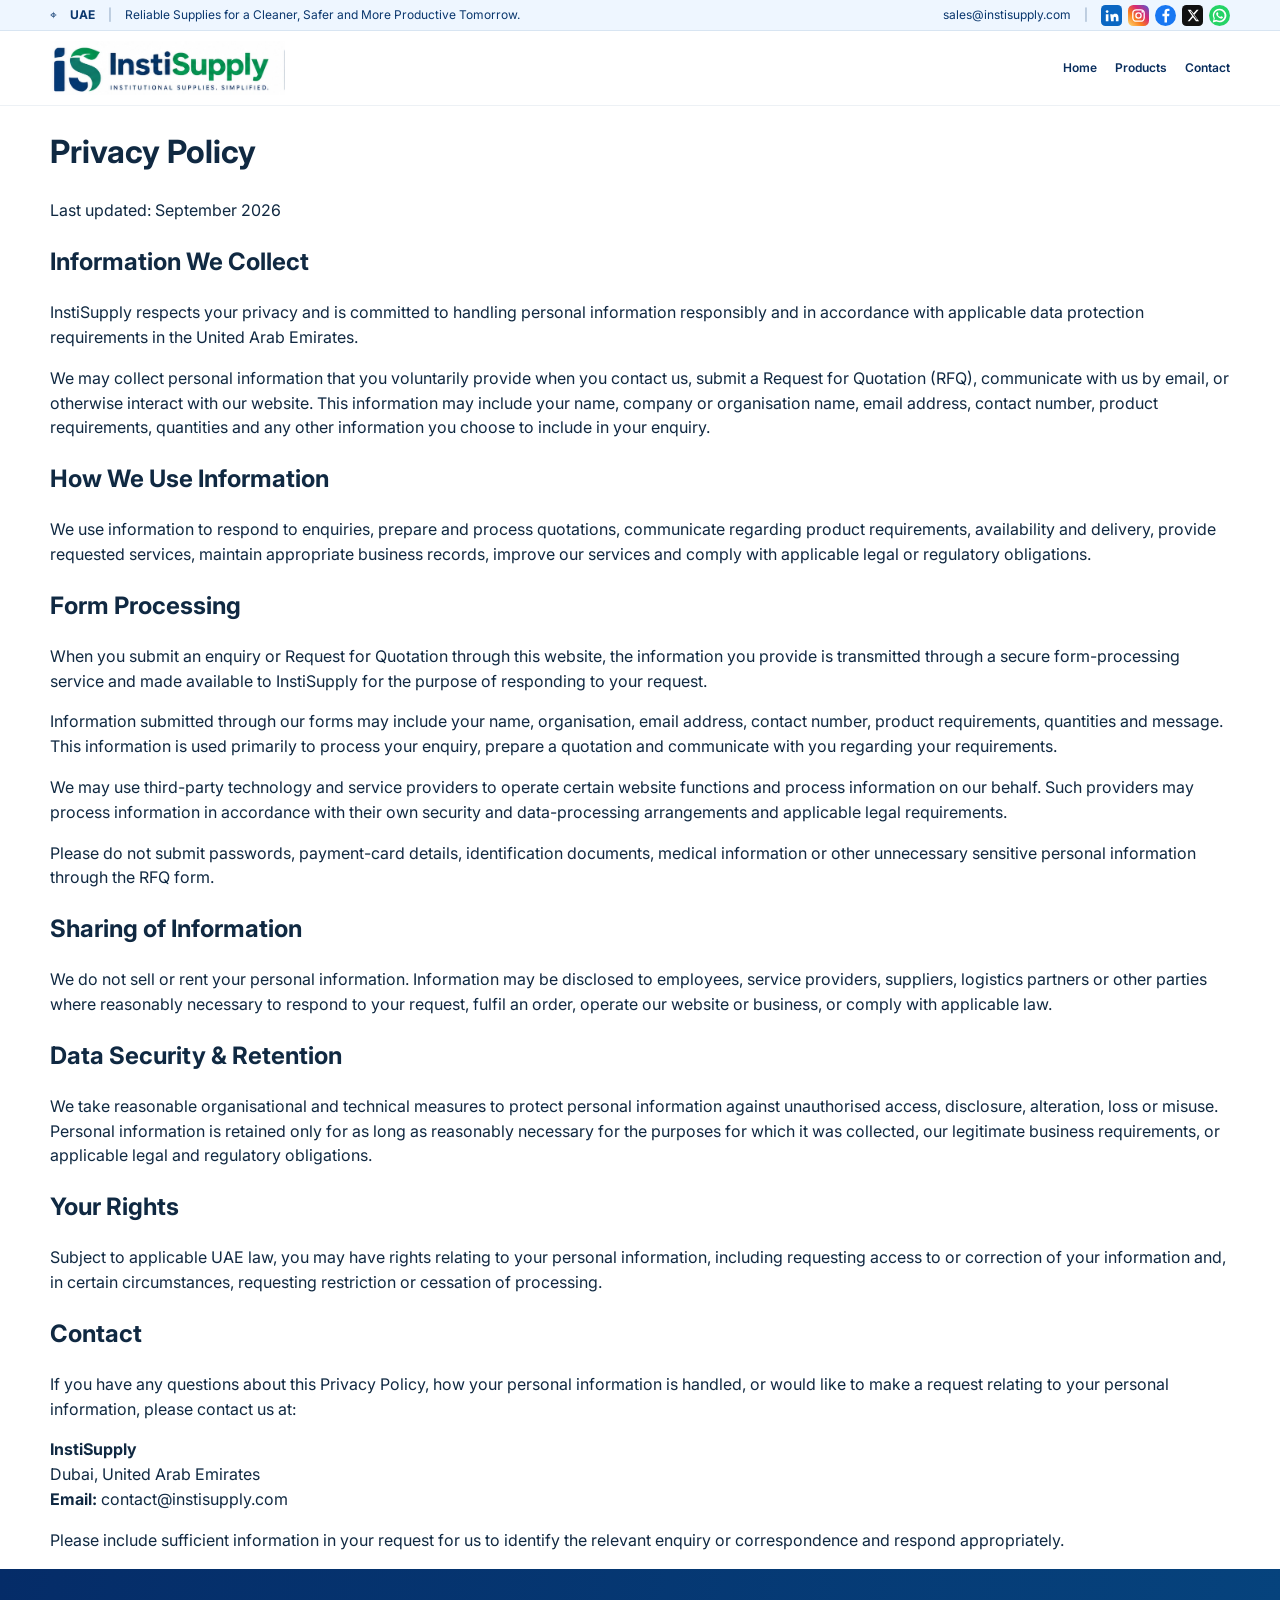
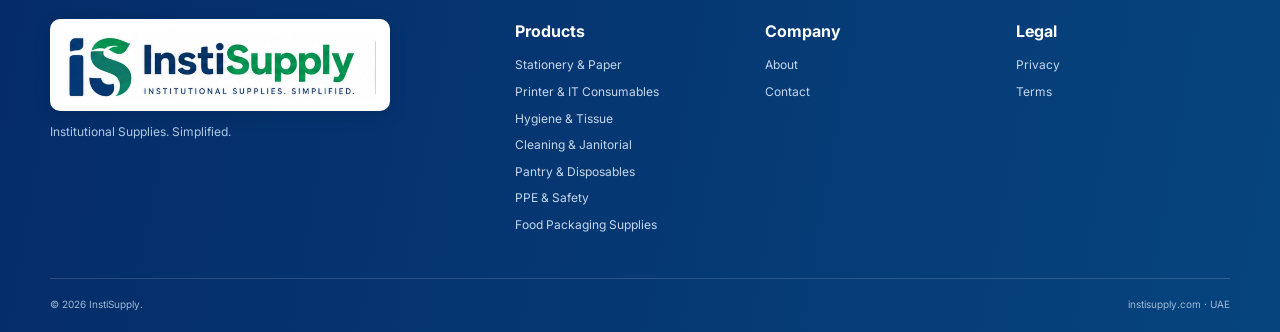
<file: privacy.html>
<!DOCTYPE html>

<html lang="en"><head><meta charset="utf-8"/><meta content="width=device-width,initial-scale=1" name="viewport"/><title>Privacy Policy | InstiSupply UAE</title><link href="assets/img/instisupply-mark.png" rel="icon"/><link href="https://fonts.googleapis.com" rel="preconnect"/><link crossorigin="" href="https://fonts.gstatic.com" rel="preconnect"/><link href="https://fonts.googleapis.com/css2?family=Inter:wght@400;500;600;700;800&amp;display=swap" rel="stylesheet"/><link href="assets/css/styles.css" rel="stylesheet"/><meta content="Read the InstiSupply privacy policy and how information submitted through our website and RFQ forms is handled." name="description"/><meta content="index,follow" name="robots"/><link href="https://instisupply.com/privacy.html" rel="canonical"/><meta content="website" property="og:type"/><meta content="InstiSupply" property="og:site_name"/><meta content="Privacy Policy | InstiSupply UAE" property="og:title"/><meta content="Read the InstiSupply privacy policy and how information submitted through our website and RFQ forms is handled." property="og:description"/><meta content="https://instisupply.com/privacy.html" property="og:url"/></head><body><div class="topbar"><div class="container topbar-inner"><div>⌖ <strong>UAE</strong><span class="sep">|</span><span class="top-tagline">Reliable Supplies for a Cleaner, Safer and More Productive Tomorrow.</span></div><div class="top-links"><a data-config-email="" href="mailto:sales@instisupply.com">sales@instisupply.com</a><span class="sep">|</span><div class="social-links social-links-top" aria-label="InstiSupply social media"><a href="#" data-social="linkedin" target="_blank" rel="noopener" aria-label="LinkedIn"><img src="assets/img/social-linkedin.svg" alt=""></a><a href="#" data-social="instagram" target="_blank" rel="noopener" aria-label="Instagram"><img src="assets/img/social-instagram.svg" alt=""></a><a href="#" data-social="facebook" target="_blank" rel="noopener" aria-label="Facebook"><img src="assets/img/social-facebook.svg" alt=""></a><a href="#" data-social="twitter" target="_blank" rel="noopener" aria-label="X / Twitter"><img src="assets/img/social-x.svg" alt=""></a><a href="#" data-social="whatsapp" target="_blank" rel="noopener" aria-label="WhatsApp"><img src="assets/img/social-whatsapp.svg" alt=""></a></div></div></div></div><header class="site-header"><div class="container nav-wrap"><a class="brand" href="index.html"><img alt="InstiSupply" src="assets/img/instisupply-logo.webp"/></a><nav class="site-nav"><a href="index.html">Home</a><a href="catalog.html">Products</a><a href="index.html#contact">Contact</a></nav></div></header><main class="legal-page">
<div class="container legal-wrap">
<h1>Privacy Policy</h1>
<p class="legal-updated">Last updated: September 2026</p>
<section class="legal-section">
<h2>Information We Collect</h2>
<p>InstiSupply respects your privacy and is committed to handling personal information responsibly and in accordance with applicable data protection requirements in the United Arab Emirates.</p>
<p>We may collect personal information that you voluntarily provide when you contact us, submit a Request for Quotation (RFQ), communicate with us by email, or otherwise interact with our website. This information may include your name, company or organisation name, email address, contact number, product requirements, quantities and any other information you choose to include in your enquiry.</p>
</section>
<section class="legal-section">
<h2>How We Use Information</h2>
<p>We use information to respond to enquiries, prepare and process quotations, communicate regarding product requirements, availability and delivery, provide requested services, maintain appropriate business records, improve our services and comply with applicable legal or regulatory obligations.</p>
</section>
<section class="legal-section">
<h2>Form Processing</h2>
<p>When you submit an enquiry or Request for Quotation through this website, the information you provide is transmitted through a secure form-processing service and made available to InstiSupply for the purpose of responding to your request.</p>
<p>Information submitted through our forms may include your name, organisation, email address, contact number, product requirements, quantities and message. This information is used primarily to process your enquiry, prepare a quotation and communicate with you regarding your requirements.</p>
<p>We may use third-party technology and service providers to operate certain website functions and process information on our behalf. Such providers may process information in accordance with their own security and data-processing arrangements and applicable legal requirements.</p>
<p>Please do not submit passwords, payment-card details, identification documents, medical information or other unnecessary sensitive personal information through the RFQ form.</p>
</section>
<section class="legal-section">
<h2>Sharing of Information</h2>
<p>We do not sell or rent your personal information. Information may be disclosed to employees, service providers, suppliers, logistics partners or other parties where reasonably necessary to respond to your request, fulfil an order, operate our website or business, or comply with applicable law.</p>
</section>
<section class="legal-section">
<h2>Data Security &amp; Retention</h2>
<p>We take reasonable organisational and technical measures to protect personal information against unauthorised access, disclosure, alteration, loss or misuse. Personal information is retained only for as long as reasonably necessary for the purposes for which it was collected, our legitimate business requirements, or applicable legal and regulatory obligations.</p>
</section>
<section class="legal-section">
<h2>Your Rights</h2>
<p>Subject to applicable UAE law, you may have rights relating to your personal information, including requesting access to or correction of your information and, in certain circumstances, requesting restriction or cessation of processing.</p>
</section>
<section class="legal-section">
<h2>Contact</h2>
<p>If you have any questions about this Privacy Policy, how your personal information is handled, or would like to make a request relating to your personal information, please contact us at:</p>
<p><strong>InstiSupply</strong><br/>Dubai, United Arab Emirates<br/><strong>Email:</strong> <a href="mailto:contact@instisupply.com">contact@instisupply.com</a></p>
<p>Please include sufficient information in your request for us to identify the relevant enquiry or correspondence and respond appropriately.</p>
</section>
</div>
</main><footer><div class="container footer-grid"><div class="footer-brand"><img alt="InstiSupply" src="assets/img/instisupply-logo.webp"/><p>Institutional Supplies. Simplified.</p></div><div><h4>Products</h4><a href="stationery-paper.html">Stationery &amp; Paper</a><a href="printer-it-consumables.html">Printer &amp; IT Consumables</a><a href="hygiene-tissue.html">Hygiene &amp; Tissue</a><a href="cleaning-janitorial.html">Cleaning &amp; Janitorial</a><a href="pantry-disposables.html">Pantry &amp; Disposables</a><a href="ppe-safety.html">PPE &amp; Safety</a><a href="food-packaging-supplies.html">Food Packaging Supplies</a></div><div><h4>Company</h4><a href="index.html#about">About</a><a href="index.html#contact">Contact</a></div><div><h4>Legal</h4><a href="privacy.html">Privacy</a><a href="terms.html">Terms</a></div></div><div class="container footer-bottom"><span>© <span id="year"></span> InstiSupply.</span><span>instisupply.com · UAE</span></div></footer><script src="assets/js/config.js"></script><script src="assets/js/main.js"></script>
<script src="assets/js/catalog.js"></script></body></html>
</file>
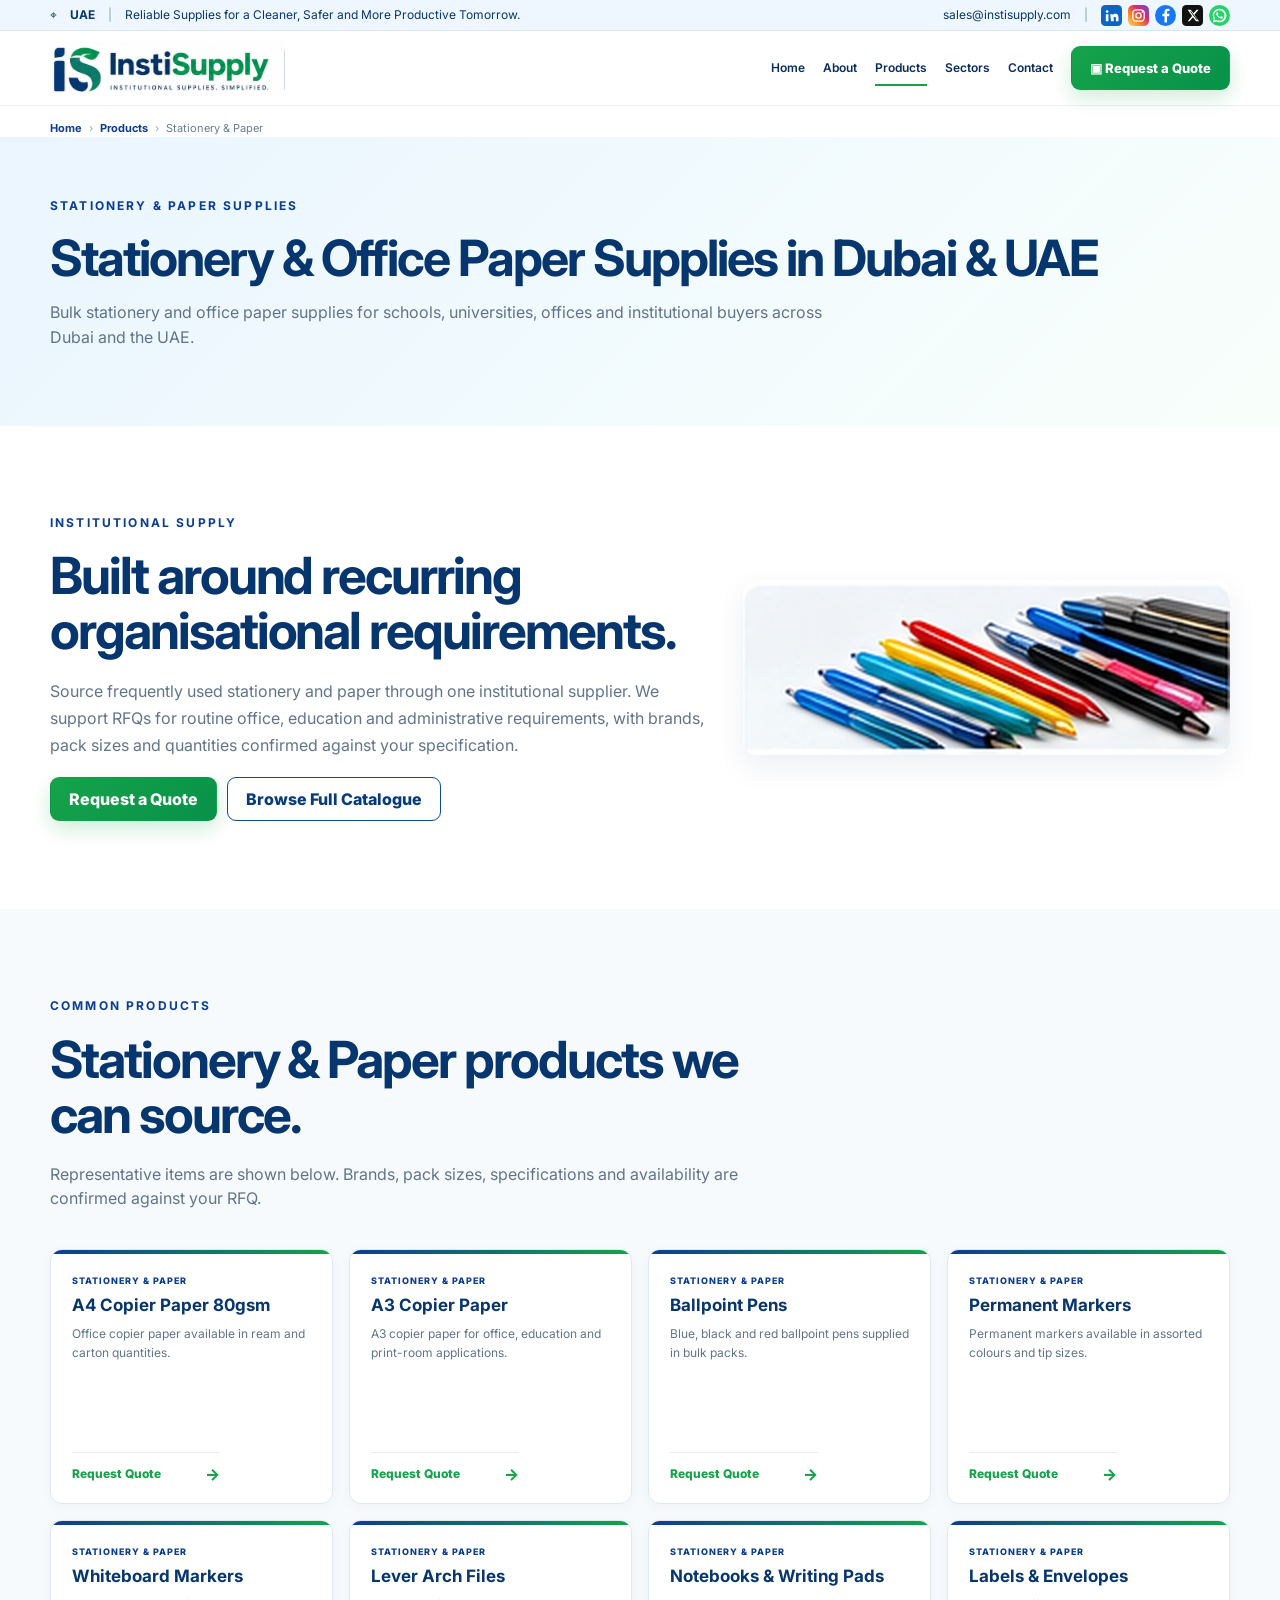
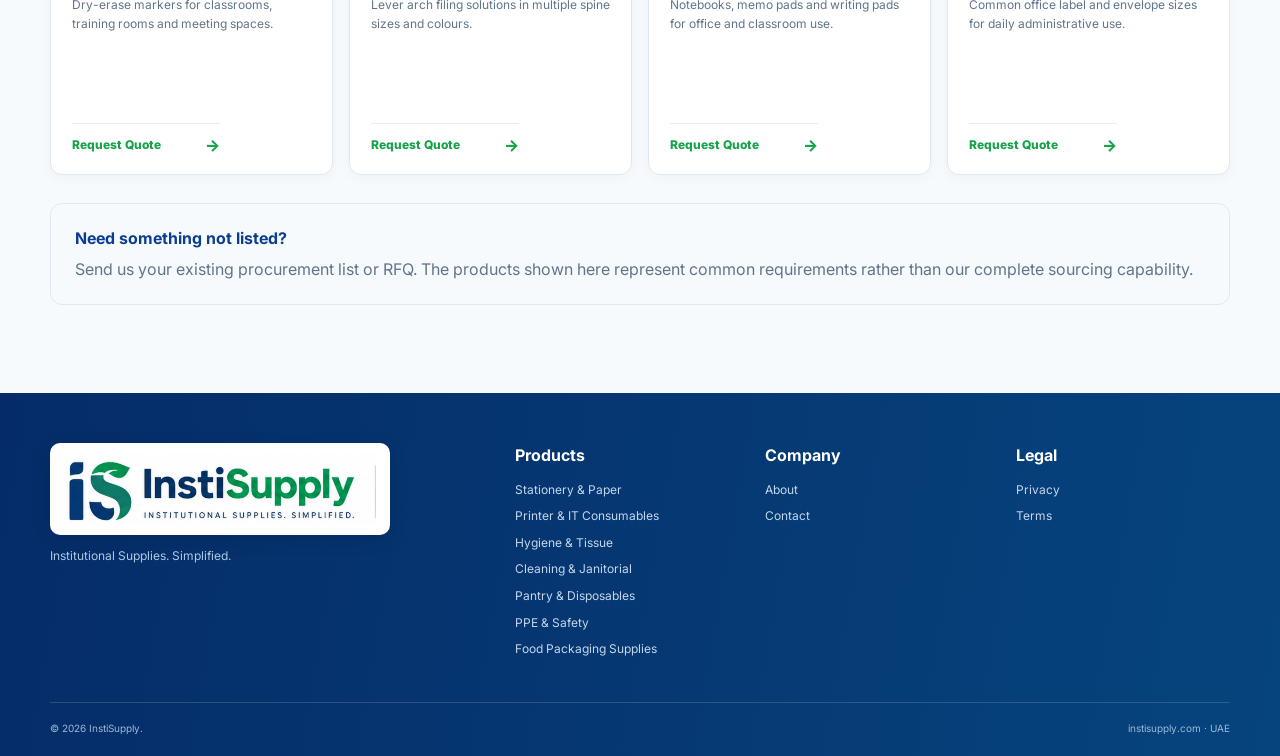
<file: stationery-paper.html>
<!DOCTYPE html>
<html lang="en"><head><meta charset="utf-8"/><meta content="width=device-width,initial-scale=1" name="viewport"/><title>Stationery &amp; Office Paper Supplies in Dubai &amp; UAE | InstiSupply</title><meta content="Bulk stationery and office paper supplies for schools, universities, offices and institutional buyers across Dubai and the UAE." name="description"/><meta content="#0B3D91" name="theme-color"/><link href="assets/img/instisupply-mark.png" rel="icon"/><link href="https://fonts.googleapis.com" rel="preconnect"/><link crossorigin="" href="https://fonts.gstatic.com" rel="preconnect"/><link href="https://fonts.googleapis.com/css2?family=Inter:wght@400;500;600;700;800&amp;display=swap" rel="stylesheet"/><link href="assets/css/styles.css" rel="stylesheet"/><link href="https://instisupply.com/stationery-paper.html" rel="canonical"/><meta content="index,follow,max-image-preview:large,max-snippet:-1" name="robots"/><meta content="website" property="og:type"/><meta content="InstiSupply" property="og:site_name"/><meta content="Stationery &amp; Office Paper Supplies in Dubai &amp; UAE | InstiSupply" property="og:title"/><meta content="Bulk stationery and office paper supplies for schools, universities, offices and institutional buyers across Dubai and the UAE." property="og:description"/><meta content="https://instisupply.com/stationery-paper.html" property="og:url"/><meta content="https://instisupply.com/assets/img/category-stationery-paper.webp" property="og:image"/><meta content="summary_large_image" name="twitter:card"/><script type="application/ld+json">{"@context":"https://schema.org","@graph":[{"@type":"CollectionPage","@id":"https://instisupply.com/stationery-paper.html#webpage","url":"https://instisupply.com/stationery-paper.html","name":"Stationery & Office Paper Supplies in Dubai & UAE","description":"Bulk stationery and office paper supplies for schools, universities, offices and institutional buyers across Dubai and the UAE.","isPartOf":{"@id":"https://instisupply.com/#website"},"about":{"@id":"https://instisupply.com/#organization"}},{"@type":"BreadcrumbList","itemListElement":[{"@type":"ListItem","position":1,"name":"Home","item":"https://instisupply.com/"},{"@type":"ListItem","position":2,"name":"Products","item":"https://instisupply.com/catalog.html"},{"@type":"ListItem","position":3,"name":"Stationery & Paper","item":"https://instisupply.com/stationery-paper.html"}]}]}</script></head><body><div class="topbar"><div class="container topbar-inner"><div>⌖ <strong>UAE</strong><span class="sep">|</span><span class="top-tagline">Reliable Supplies for a Cleaner, Safer and More Productive Tomorrow.</span></div><div class="top-links"><a data-config-email="" href="mailto:sales@instisupply.com">sales@instisupply.com</a><span class="sep">|</span><div aria-label="InstiSupply social media" class="social-links social-links-top"><a aria-label="LinkedIn" data-social="linkedin" href="#" rel="noopener" target="_blank"><img alt="" src="assets/img/social-linkedin.svg"/></a><a aria-label="Instagram" data-social="instagram" href="#" rel="noopener" target="_blank"><img alt="" src="assets/img/social-instagram.svg"/></a><a aria-label="Facebook" data-social="facebook" href="#" rel="noopener" target="_blank"><img alt="" src="assets/img/social-facebook.svg"/></a><a aria-label="X / Twitter" data-social="twitter" href="#" rel="noopener" target="_blank"><img alt="" src="assets/img/social-x.svg"/></a><a aria-label="WhatsApp" data-social="whatsapp" href="#" rel="noopener" target="_blank"><img alt="" src="assets/img/social-whatsapp.svg"/></a></div></div></div></div><header class="site-header"><div class="container nav-wrap"><a class="brand" href="index.html"><img alt="InstiSupply" src="assets/img/instisupply-logo.webp"/></a><button aria-expanded="false" class="nav-toggle">☰</button><nav class="site-nav"><a href="index.html">Home</a><a href="index.html#about">About</a><a class="active" href="catalog.html">Products</a><a href="index.html#industries">Sectors</a><a href="index.html#contact">Contact</a></nav><div class="header-actions"><a class="btn btn-primary btn-small" href="index.html#contact">▣ Request a Quote</a></div></div></header><main><div class="container breadcrumbs"><a href="index.html">Home</a><span>›</span><a href="catalog.html">Products</a><span>›</span>Stationery &amp; Paper</div><section class="page-hero"><div class="container"><span class="eyebrow">STATIONERY &amp; PAPER SUPPLIES</span><h1>Stationery &amp; Office Paper Supplies in Dubai &amp; UAE</h1><p>Bulk stationery and office paper supplies for schools, universities, offices and institutional buyers across Dubai and the UAE.</p></div></section><section class="section"><div class="container category-landing-intro"><div class="category-landing-copy"><span class="eyebrow">INSTITUTIONAL SUPPLY</span><h2>Built around recurring organisational requirements.</h2><p>Source frequently used stationery and paper through one institutional supplier. We support RFQs for routine office, education and administrative requirements, with brands, pack sizes and quantities confirmed against your specification.</p><div class="category-landing-actions"><a class="btn btn-primary" href="index.html#contact">Request a Quote</a><a class="btn btn-outline" href="catalog.html">Browse Full Catalogue</a></div></div><img alt="Stationery &amp; Paper supplies for institutional buyers in Dubai and the UAE" height="332" src="assets/img/category-stationery-paper.webp" width="920"/></div></section><section class="section section-soft"><div class="container"><div class="section-head"><span class="eyebrow">COMMON PRODUCTS</span><h2>Stationery &amp; Paper products we can source.</h2><p>Representative items are shown below. Brands, pack sizes, specifications and availability are confirmed against your RFQ.</p></div><div class="product-grid" data-category="Stationery &amp; Paper"></div><noscript>Please enable JavaScript to display the current product list for this category.</noscript><div class="category-products-note"><strong style="color:#0B3D91">Need something not listed?</strong><p>Send us your existing procurement list or RFQ. The products shown here represent common requirements rather than our complete sourcing capability.</p></div></div></section></main><footer><div class="container footer-grid"><div class="footer-brand"><img alt="InstiSupply" src="assets/img/instisupply-logo.webp"><p>Institutional Supplies. Simplified.</p></img></div><div><h4>Products</h4><a href="stationery-paper.html">Stationery &amp; Paper</a><a href="printer-it-consumables.html">Printer &amp; IT Consumables</a><a href="hygiene-tissue.html">Hygiene &amp; Tissue</a><a href="cleaning-janitorial.html">Cleaning &amp; Janitorial</a><a href="pantry-disposables.html">Pantry &amp; Disposables</a><a href="ppe-safety.html">PPE &amp; Safety</a><a href="food-packaging-supplies.html">Food Packaging Supplies</a></div><div><h4>Company</h4><a href="index.html#about">About</a><a href="index.html#contact">Contact</a></div><div><h4>Legal</h4><a href="privacy.html">Privacy</a><a href="terms.html">Terms</a></div></div><div class="container footer-bottom"><span>© <span id="year"></span> InstiSupply.</span><span>instisupply.com · UAE</span></div></footer><script src="assets/js/config.js"></script><script src="assets/js/main.js"></script><script src="assets/js/catalog.js"></script></body></html>
</file>
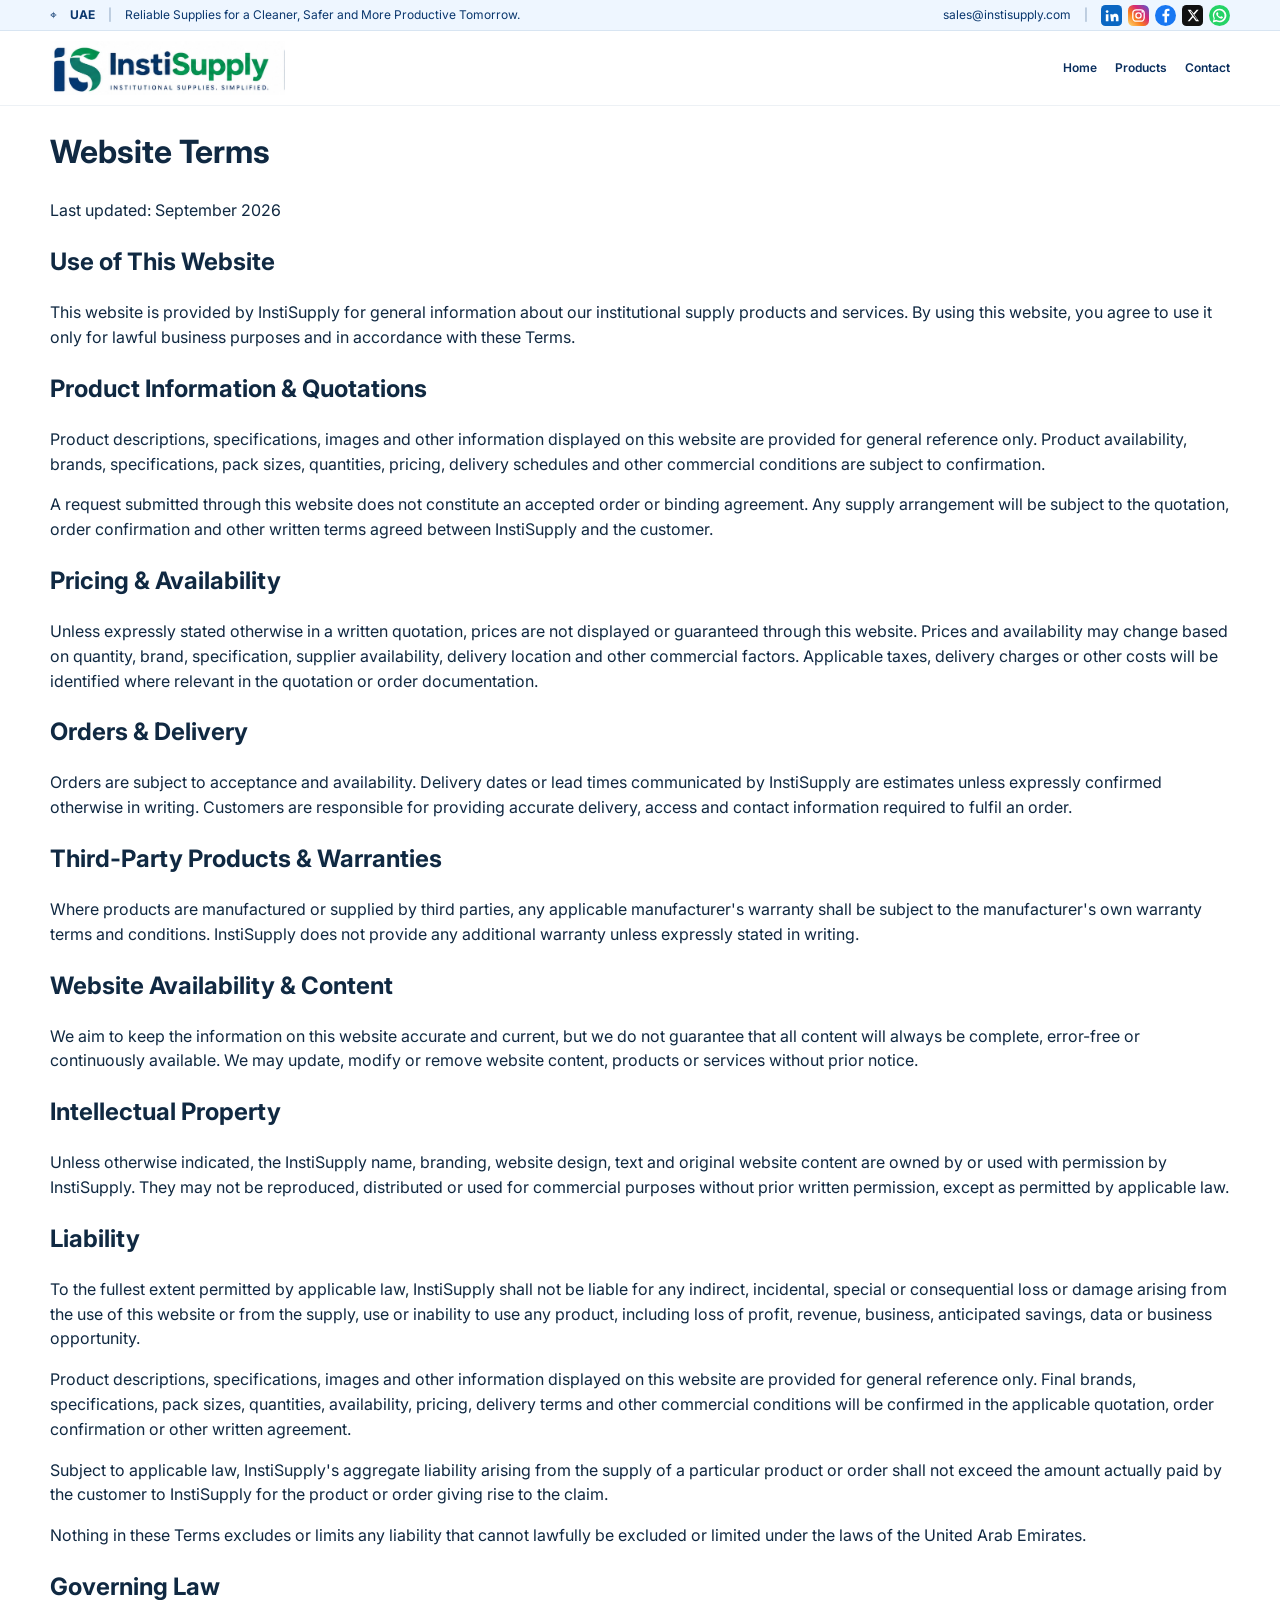
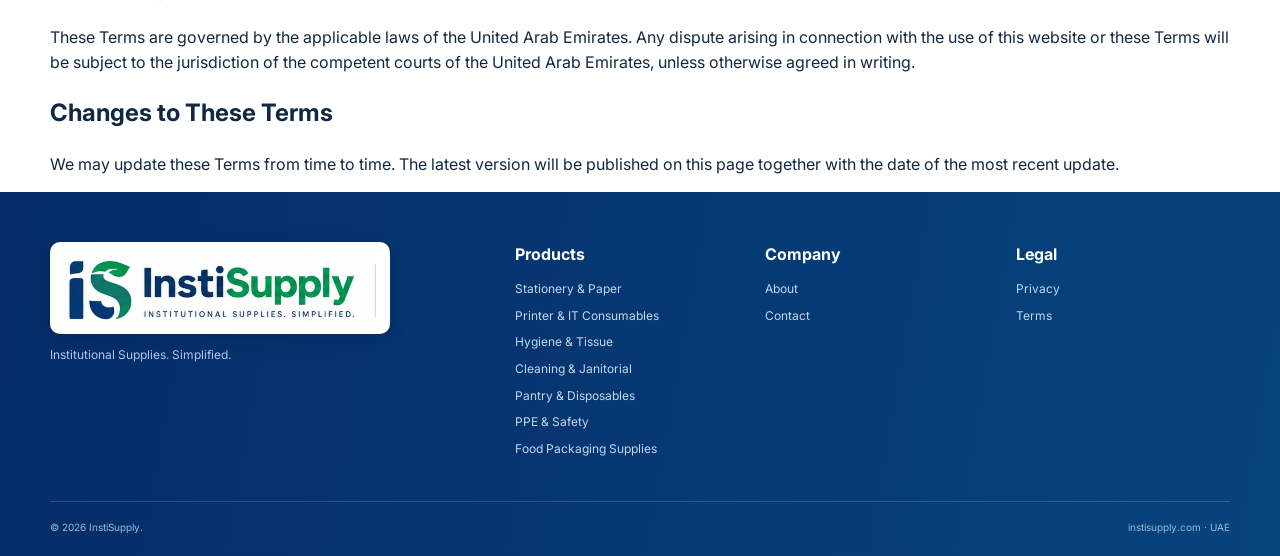
<file: terms.html>
<!DOCTYPE html>

<html lang="en"><head><meta charset="utf-8"/><meta content="width=device-width,initial-scale=1" name="viewport"/><title>Website Terms | InstiSupply UAE</title><link href="assets/img/instisupply-mark.png" rel="icon"/><link href="https://fonts.googleapis.com" rel="preconnect"/><link crossorigin="" href="https://fonts.gstatic.com" rel="preconnect"/><link href="https://fonts.googleapis.com/css2?family=Inter:wght@400;500;600;700;800&amp;display=swap" rel="stylesheet"/><link href="assets/css/styles.css" rel="stylesheet"/><meta content="Read the website terms for InstiSupply, an institutional supplies business serving organisations across the UAE." name="description"/><meta content="index,follow" name="robots"/><link href="https://instisupply.com/terms.html" rel="canonical"/><meta content="website" property="og:type"/><meta content="InstiSupply" property="og:site_name"/><meta content="Website Terms | InstiSupply UAE" property="og:title"/><meta content="Read the website terms for InstiSupply, an institutional supplies business serving organisations across the UAE." property="og:description"/><meta content="https://instisupply.com/terms.html" property="og:url"/></head><body><div class="topbar"><div class="container topbar-inner"><div>⌖ <strong>UAE</strong><span class="sep">|</span><span class="top-tagline">Reliable Supplies for a Cleaner, Safer and More Productive Tomorrow.</span></div><div class="top-links"><a data-config-email="" href="mailto:sales@instisupply.com">sales@instisupply.com</a><span class="sep">|</span><div class="social-links social-links-top" aria-label="InstiSupply social media"><a href="#" data-social="linkedin" target="_blank" rel="noopener" aria-label="LinkedIn"><img src="assets/img/social-linkedin.svg" alt=""></a><a href="#" data-social="instagram" target="_blank" rel="noopener" aria-label="Instagram"><img src="assets/img/social-instagram.svg" alt=""></a><a href="#" data-social="facebook" target="_blank" rel="noopener" aria-label="Facebook"><img src="assets/img/social-facebook.svg" alt=""></a><a href="#" data-social="twitter" target="_blank" rel="noopener" aria-label="X / Twitter"><img src="assets/img/social-x.svg" alt=""></a><a href="#" data-social="whatsapp" target="_blank" rel="noopener" aria-label="WhatsApp"><img src="assets/img/social-whatsapp.svg" alt=""></a></div></div></div></div><header class="site-header"><div class="container nav-wrap"><a class="brand" href="index.html"><img alt="InstiSupply" src="assets/img/instisupply-logo.webp"/></a><nav class="site-nav"><a href="index.html">Home</a><a href="catalog.html">Products</a><a href="index.html#contact">Contact</a></nav></div></header><main class="legal-page">
<div class="container legal-wrap">
<h1>Website Terms</h1>
<p class="legal-updated">Last updated: September 2026</p>
<section class="legal-section">
<h2>Use of This Website</h2>
<p>This website is provided by InstiSupply for general information about our institutional supply products and services. By using this website, you agree to use it only for lawful business purposes and in accordance with these Terms.</p>
</section>
<section class="legal-section">
<h2>Product Information &amp; Quotations</h2>
<p>Product descriptions, specifications, images and other information displayed on this website are provided for general reference only. Product availability, brands, specifications, pack sizes, quantities, pricing, delivery schedules and other commercial conditions are subject to confirmation.</p>
<p>A request submitted through this website does not constitute an accepted order or binding agreement. Any supply arrangement will be subject to the quotation, order confirmation and other written terms agreed between InstiSupply and the customer.</p>
</section>
<section class="legal-section">
<h2>Pricing &amp; Availability</h2>
<p>Unless expressly stated otherwise in a written quotation, prices are not displayed or guaranteed through this website. Prices and availability may change based on quantity, brand, specification, supplier availability, delivery location and other commercial factors. Applicable taxes, delivery charges or other costs will be identified where relevant in the quotation or order documentation.</p>
</section>
<section class="legal-section">
<h2>Orders &amp; Delivery</h2>
<p>Orders are subject to acceptance and availability. Delivery dates or lead times communicated by InstiSupply are estimates unless expressly confirmed otherwise in writing. Customers are responsible for providing accurate delivery, access and contact information required to fulfil an order.</p>
</section>
<section class="legal-section">
<h2>Third-Party Products &amp; Warranties</h2>
<p>Where products are manufactured or supplied by third parties, any applicable manufacturer's warranty shall be subject to the manufacturer's own warranty terms and conditions. InstiSupply does not provide any additional warranty unless expressly stated in writing.</p>
</section>
<section class="legal-section">
<h2>Website Availability &amp; Content</h2>
<p>We aim to keep the information on this website accurate and current, but we do not guarantee that all content will always be complete, error-free or continuously available. We may update, modify or remove website content, products or services without prior notice.</p>
</section>
<section class="legal-section">
<h2>Intellectual Property</h2>
<p>Unless otherwise indicated, the InstiSupply name, branding, website design, text and original website content are owned by or used with permission by InstiSupply. They may not be reproduced, distributed or used for commercial purposes without prior written permission, except as permitted by applicable law.</p>
</section>
<section class="legal-section">
<h2>Liability</h2>
<p>To the fullest extent permitted by applicable law, InstiSupply shall not be liable for any indirect, incidental, special or consequential loss or damage arising from the use of this website or from the supply, use or inability to use any product, including loss of profit, revenue, business, anticipated savings, data or business opportunity.</p>
<p>Product descriptions, specifications, images and other information displayed on this website are provided for general reference only. Final brands, specifications, pack sizes, quantities, availability, pricing, delivery terms and other commercial conditions will be confirmed in the applicable quotation, order confirmation or other written agreement.</p>
<p>Subject to applicable law, InstiSupply's aggregate liability arising from the supply of a particular product or order shall not exceed the amount actually paid by the customer to InstiSupply for the product or order giving rise to the claim.</p>
<p>Nothing in these Terms excludes or limits any liability that cannot lawfully be excluded or limited under the laws of the United Arab Emirates.</p>
</section>
<section class="legal-section">
<h2>Governing Law</h2>
<p>These Terms are governed by the applicable laws of the United Arab Emirates. Any dispute arising in connection with the use of this website or these Terms will be subject to the jurisdiction of the competent courts of the United Arab Emirates, unless otherwise agreed in writing.</p>
</section>
<section class="legal-section">
<h2>Changes to These Terms</h2>
<p>We may update these Terms from time to time. The latest version will be published on this page together with the date of the most recent update.</p>
</section>
</div>
</main><footer><div class="container footer-grid"><div class="footer-brand"><img alt="InstiSupply" src="assets/img/instisupply-logo.webp"/><p>Institutional Supplies. Simplified.</p></div><div><h4>Products</h4><a href="stationery-paper.html">Stationery &amp; Paper</a><a href="printer-it-consumables.html">Printer &amp; IT Consumables</a><a href="hygiene-tissue.html">Hygiene &amp; Tissue</a><a href="cleaning-janitorial.html">Cleaning &amp; Janitorial</a><a href="pantry-disposables.html">Pantry &amp; Disposables</a><a href="ppe-safety.html">PPE &amp; Safety</a><a href="food-packaging-supplies.html">Food Packaging Supplies</a></div><div><h4>Company</h4><a href="index.html#about">About</a><a href="index.html#contact">Contact</a></div><div><h4>Legal</h4><a href="privacy.html">Privacy</a><a href="terms.html">Terms</a></div></div><div class="container footer-bottom"><span>© <span id="year"></span> InstiSupply.</span><span>instisupply.com · UAE</span></div></footer><script src="assets/js/config.js"></script><script src="assets/js/main.js"></script>
<script src="assets/js/catalog.js"></script></body></html>
</file>
<file: assets/css/styles.css>
:root{--navy:#0B3D91;--navy2:#062e6b;--green:#16A34A;--green2:#0c8b3e;--light:#E8F2FF;--soft:#F3F6F9;--ink:#102942;--muted:#62748a;--line:#dfe8f1;--white:#fff;--max:1450px;--shadow:0 18px 45px rgba(6,46,107,.12)}*{box-sizing:border-box}html{scroll-behavior:smooth}body{margin:0;font-family:Inter,Arial,sans-serif;color:var(--ink);background:#fff;line-height:1.55}a{text-decoration:none;color:inherit}img{max-width:100%;display:block}.container{width:min(var(--max),calc(100% - 56px));margin:auto}.topbar{background:#eef6ff;border-bottom:1px solid #d8e5f2;font-size:12px;color:#0a376e}.topbar-inner{min-height:38px;display:flex;align-items:center;justify-content:space-between;gap:20px}.topbar-inner>div,.top-links{display:flex;align-items:center;gap:13px}.sep{opacity:.45}.top-links a:hover{color:var(--green)}.wa{color:#087d38!important;font-weight:700}.site-header{position:sticky;top:0;z-index:50;background:rgba(255,255,255,.97);backdrop-filter:blur(12px);border-bottom:1px solid #edf1f5}.nav-wrap{min-height:98px;display:flex;align-items:center;gap:30px}.brand{width:385px;flex:0 0 385px}.brand img{width:100%;height:auto}.site-nav{display:flex;align-items:center;gap:28px;white-space:nowrap;margin-left:auto}.site-nav a{font-size:13px;font-weight:600;color:#082d5d;position:relative;padding:39px 0}.site-nav a:after{content:"";position:absolute;left:0;right:100%;bottom:24px;height:2px;background:var(--green);transition:.2s}.site-nav a:hover:after,.site-nav a.active:after{right:0}.header-actions{display:flex;align-items:center;gap:14px}.site-search{display:flex;width:225px;border:1px solid #cbd9e8;border-radius:8px;overflow:hidden;background:#fff}.site-search input{width:100%;border:0;padding:10px 12px;outline:0;font-size:12px}.site-search button{border:0;background:#fff;color:var(--navy);font-size:18px;padding:0 12px;cursor:pointer}.nav-toggle{display:none;border:1px solid var(--line);background:#fff;border-radius:8px;padding:8px 11px;font-size:20px}.btn{display:inline-flex;align-items:center;justify-content:center;min-height:50px;padding:0 22px;border-radius:9px;font-weight:800;border:1px solid transparent;transition:.2s;cursor:pointer}.btn-primary{background:linear-gradient(135deg,var(--green),#07914a);color:#fff;box-shadow:0 8px 20px rgba(22,163,74,.2)}.btn-primary:hover{transform:translateY(-1px);background:var(--green2)}.btn-small{min-height:43px;padding:0 18px;font-size:13px;white-space:nowrap}.btn-outline{border-color:#0a4d94;color:#073c79;background:#fff}.btn-outline:hover{background:#f1f7ff}.hero{overflow:hidden;background:linear-gradient(90deg,#eef7ff 0,#fff 49%,#fff 100%)}.hero-grid{display:grid;grid-template-columns:45.5% 54.5%;min-height:540px}.hero-copy-block{padding:55px max(45px,calc((100vw - var(--max))/2 + 0px)) 26px max(45px,calc((100vw - var(--max))/2 + 0px));padding-right:42px;display:flex;flex-direction:column;justify-content:center;background:linear-gradient(110deg,#f3f9ff,#fff)}.eyebrow{display:block;color:var(--navy);font-size:12px;letter-spacing:.18em;font-weight:700;margin-bottom:16px}.hero h1{font-size:clamp(44px,4.4vw,70px);line-height:.98;letter-spacing:-.045em;margin:0 0 19px;color:#07356e}.hero h1 span{color:var(--green)}.hero-copy-block>p{font-size:16px;max-width:590px;color:#23476c;margin:0}.hero-actions{display:flex;gap:18px;flex-wrap:wrap;margin:22px 0}.hero-image{position:relative;overflow:hidden;min-height:540px}.hero-image img{width:100%;height:100%;object-fit:cover;object-position:center}.hero-image:before{content:"";position:absolute;z-index:2;left:0;top:0;bottom:0;width:85px;background:linear-gradient(90deg,#fff,transparent)}.hero-benefits{display:grid;grid-template-columns:repeat(4,1fr);gap:8px;border-top:1px solid #d8e5f2;padding-top:20px;margin-top:4px}.hero-benefits div{display:flex;align-items:center;gap:8px;font-size:10px;color:#0d3767}.hero-benefits b{font-size:21px;color:var(--navy)}.category-strip{padding:14px 0 17px;background:#fff;border-bottom:1px solid #e7eef5}.category-grid{display:grid;grid-template-columns:repeat(6,1fr);gap:12px}.category-card{overflow:hidden;border:1px solid #e1eaf3;border-radius:9px;background:#fff;box-shadow:0 2px 10px rgba(15,23,42,.035);transition:.2s}.category-card:hover{transform:translateY(-3px);box-shadow:var(--shadow)}.category-card img{width:100%;height:102px;object-fit:cover;background:#f7fafc}.category-card>div{display:flex;justify-content:space-between;gap:8px;align-items:center;padding:11px 13px;font-size:12px;font-weight:700;color:#07356e}.category-card b{font-size:17px}.sector-band{background:linear-gradient(90deg,#e8f4ff,#f4f9ff);padding:28px 0 30px}.sector-layout{display:grid;grid-template-columns:31% 69%;align-items:center}.sector-title{padding-right:40px}.sector-title .eyebrow{margin-bottom:7px}.sector-title h2{margin:0;font-size:30px;line-height:1.06;letter-spacing:-.035em;color:#07356e}.sector-list{display:grid;grid-template-columns:repeat(5,1fr);border-left:1px solid #c9dceb}.sector-list article{text-align:center;padding:4px 17px;border-right:1px solid #c9dceb}.sector-list article:last-child{border-right:0}.sector-icon{width:58px;height:58px;margin:0 auto 7px;border-radius:50%;display:grid;place-items:center;background:#dbeeff;color:var(--navy);font-size:27px}.sector-list h3{font-size:13px;color:#07356e;margin:0 0 2px}.sector-list p{font-size:11px;margin:0;color:#31577e}.section{padding:88px 0}.section-soft{background:#f7fafc}.section h2,.section-head h2{font-size:clamp(34px,4vw,52px);line-height:1.07;letter-spacing:-.04em;color:#07356e;margin:0 0 20px}.section p{color:var(--muted)}.split{display:grid;grid-template-columns:1fr 1fr;gap:75px;align-items:center}.text-link{color:var(--green);font-weight:800}.feature-panel{display:grid;grid-template-columns:1fr 1fr;gap:14px}.feature-panel>div{padding:27px;border-radius:15px;background:linear-gradient(135deg,#f0f7ff,#fff);border:1px solid #deebf6}.feature-panel strong{font-size:12px;color:var(--green)}.feature-panel h3{font-size:17px;color:#0b3d79;margin:6px 0}.feature-panel p{font-size:13px;margin:0}.section-head{max-width:760px;margin-bottom:38px}.detail-grid{display:grid;grid-template-columns:repeat(3,1fr);gap:20px}.detail-grid article{background:#fff;border:1px solid var(--line);border-radius:14px;overflow:hidden;transition:.2s}.detail-grid article:hover{transform:translateY(-4px);box-shadow:var(--shadow)}.detail-grid img{width:100%;height:180px;object-fit:cover}.detail-grid article>div{padding:22px}.detail-grid h3{margin:0 0 8px;color:#0a3b75}.detail-grid p{font-size:13px;min-height:61px}.detail-grid a{font-size:13px;color:var(--green);font-weight:800}.process{background:linear-gradient(125deg,#06346f,#07518c);color:#fff}.light h2,.light p{color:#fff!important}.light .eyebrow{color:#85efad}.steps{display:grid;grid-template-columns:repeat(4,1fr);gap:16px}.steps article{border:1px solid rgba(255,255,255,.17);background:rgba(255,255,255,.06);padding:26px;border-radius:14px}.steps b{color:#8af0ad;font-size:12px}.steps h3{margin:11px 0 7px;font-size:17px}.steps p{margin:0;color:#d9e9f8;font-size:13px}.supply-image-card{border-radius:18px;overflow:hidden;box-shadow:var(--shadow)}.supply-image-card img{width:100%;height:420px;object-fit:cover}.checks{list-style:none;padding:0;margin:24px 0;display:grid;grid-template-columns:1fr 1fr;gap:15px}.checks li{padding-left:28px;position:relative;font-size:14px}.checks li:before{content:"✓";position:absolute;left:0;top:-1px;width:20px;height:20px;border-radius:50%;display:grid;place-items:center;background:#e9f9ef;color:var(--green);font-weight:900}.faq-wrap{max-width:980px}.faq-wrap details{border:1px solid var(--line);background:#fff;border-radius:12px;margin:10px 0;padding:18px 20px}.faq-wrap summary{cursor:pointer;font-weight:800;color:#0a3b75}.faq-wrap details p{margin-bottom:0}.contact-section{background:linear-gradient(180deg,#fff,#f1f7fd)}.contact-grid{display:grid;grid-template-columns:.92fr 1.08fr;gap:65px;align-items:start}.contact-cards{display:grid;grid-template-columns:1fr 1fr;gap:10px;margin-top:26px}.contact-cards a,.contact-cards div{padding:15px 16px;background:#fff;border:1px solid var(--line);border-radius:10px}.contact-cards span,.contact-cards strong{display:block}.contact-cards span{font-size:10px;text-transform:uppercase;letter-spacing:.09em;color:var(--muted)}.contact-cards strong{font-size:13px;margin-top:4px;color:#0b3d79}.quote-form{padding:30px;border-radius:17px;background:#fff;border:1px solid var(--line);box-shadow:var(--shadow)}.quote-form label{display:grid;gap:6px;margin-bottom:13px;font-size:12px;font-weight:700;color:#274864}.quote-form input,.quote-form textarea,.quote-form select{width:100%;border:1px solid #cbd8e5;border-radius:8px;padding:12px 13px;font:inherit;font-size:13px;background:#fff}.quote-form input:focus,.quote-form textarea:focus,.quote-form select:focus{outline:3px solid rgba(11,61,145,.08);border-color:var(--navy)}.form-row{display:grid;grid-template-columns:1fr 1fr;gap:12px}.btn-full{width:100%}.form-note{font-size:10px;color:var(--muted);margin:10px 0 0}footer{background:linear-gradient(100deg,#052c68,#06447e);color:#dcecff;padding:50px 0 20px}.footer-grid{display:grid;grid-template-columns:2fr 1fr 1fr 1fr;gap:36px}.footer-brand img{width:min(100%,390px);height:auto;filter:none;opacity:1}.footer-grid p{font-size:12px;color:#aec9e5;max-width:390px}.footer-grid h4{margin:0 0 13px;color:#fff}.footer-grid a{display:block;color:#c4d7eb;font-size:12px;margin:8px 0}.footer-grid a:hover{color:#fff}.footer-bottom{border-top:1px solid rgba(255,255,255,.15);margin-top:35px;padding-top:18px;display:flex;justify-content:space-between;gap:15px;font-size:10px;color:#9db9d7}.page-hero{padding:60px 0;background:linear-gradient(135deg,#eaf5ff,#f8fffb)}.page-hero h1{font-size:50px;line-height:1.05;color:#07356e;margin:0 0 12px;letter-spacing:-.04em}.page-hero p{max-width:780px;color:var(--muted)}.catalog-tools{display:flex;gap:12px;flex-wrap:wrap;margin-top:26px}.catalog-tools input,.catalog-tools select{padding:12px 14px;border:1px solid var(--line);border-radius:8px;background:#fff}.catalog-tools input{flex:1;min-width:280px}.product-grid{display:grid;grid-template-columns:repeat(4,1fr);gap:16px}.product{border:1px solid var(--line);border-radius:12px;background:#fff;padding:20px;transition:.2s}.product:hover{transform:translateY(-3px);box-shadow:var(--shadow)}.product .tag{font-size:9px;text-transform:uppercase;letter-spacing:.1em;color:var(--navy);font-weight:800}.product h3{font-size:16px;color:#0a3b75;margin:7px 0}.product p{font-size:12px;min-height:55px}.product button{border:0;border-radius:7px;background:var(--green);color:#fff;padding:9px 11px;font-weight:800;cursor:pointer}.empty{display:none;text-align:center;color:var(--muted);padding:30px}.legal-content{max-width:960px}.legal-content h1{font-size:46px;color:#07356e}.legal-content h2{color:#0a3b75;margin-top:30px}@media(max-width:1200px){.brand{width:300px;flex-basis:300px}.site-nav{gap:17px}.header-actions .site-search{display:none}.hero-grid{grid-template-columns:48% 52%}.hero h1{font-size:49px}.category-grid{grid-template-columns:repeat(3,1fr)}.category-card img{height:130px}.sector-layout{grid-template-columns:1fr}.sector-title{text-align:center;padding:0 0 25px}.sector-title h2 br{display:none}.sector-list{border-left:0}.product-grid{grid-template-columns:repeat(3,1fr)}}@media(max-width:920px){.top-tagline,.top-links .sep{display:none}.nav-wrap{min-height:78px}.brand{width:260px;flex-basis:260px}.nav-toggle{display:block;margin-left:auto}.site-nav{display:none;position:absolute;top:78px;left:24px;right:24px;padding:15px;background:#fff;border:1px solid var(--line);box-shadow:var(--shadow);border-radius:12px;flex-direction:column;align-items:stretch;gap:0}.site-nav.open{display:flex}.site-nav a{padding:11px 12px}.site-nav a:after{display:none}.header-actions{display:none}.hero-grid{grid-template-columns:1fr}.hero-copy-block{padding:48px 28px 30px}.hero-image{min-height:420px}.hero-image:before{display:none}.sector-list{grid-template-columns:repeat(3,1fr);gap:20px}.sector-list article{border:0}.split,.contact-grid{grid-template-columns:1fr}.detail-grid{grid-template-columns:1fr 1fr}.steps{grid-template-columns:1fr 1fr}.footer-grid{grid-template-columns:1fr 1fr}.product-grid{grid-template-columns:1fr 1fr}}@media(max-width:620px){.container{width:min(var(--max),calc(100% - 28px))}.topbar-inner{font-size:10px}.top-links a:not(.wa){display:none}.brand{width:225px;flex-basis:225px}.hero h1{font-size:42px}.hero-copy-block{padding:38px 20px 26px}.hero-image{min-height:300px}.hero-benefits{grid-template-columns:1fr 1fr}.category-grid{grid-template-columns:1fr 1fr}.category-card img{height:100px}.sector-list{grid-template-columns:1fr 1fr}.section{padding:66px 0}.detail-grid,.steps,.feature-panel,.checks,.contact-cards,.form-row,.footer-grid,.product-grid{grid-template-columns:1fr}.detail-grid img{height:200px}.supply-image-card img{height:300px}.footer-bottom{flex-direction:column}.catalog-tools input{min-width:100%}}

/* 2026 responsive laptop refinement */
html,body{max-width:100%;overflow-x:hidden}
body{min-width:0}
.container{width:min(1280px,calc(100% - 40px))}
.topbar-inner{min-height:30px}
.nav-wrap{min-height:74px;gap:18px}
.brand{width:255px;flex:0 0 255px}
.site-nav{gap:18px}
.site-nav a{padding:26px 0;font-size:12px}
.site-nav a:after{bottom:17px}
.site-search{width:180px}
.btn-small{min-height:40px;padding:0 14px}
.hero-grid{grid-template-columns:43% 57%;min-height:400px}
.hero-copy-block{padding:30px max(28px,calc((100vw - 1280px)/2)) 22px max(28px,calc((100vw - 1280px)/2));padding-right:30px}
.hero h1{font-size:clamp(36px,3.6vw,55px);line-height:1.02;margin-bottom:14px}
.hero-copy-block>p{font-size:14px;line-height:1.45}
.hero-actions{margin:17px 0;gap:12px}
.btn{min-height:44px;padding:0 18px}
.hero-image{min-height:400px}
.hero-benefits{padding-top:13px;gap:5px}
.hero-benefits div{font-size:9px;gap:6px}
.hero-benefits b{font-size:17px}
.category-strip{padding:10px 0 12px}
.category-grid{gap:9px}
.category-card img{height:74px}
.category-card>div{padding:8px 10px;font-size:11px}
.sector-band{padding:28px 0 32px;background:linear-gradient(90deg,#eaf5ff,#f7fbff)}
.sector-heading{display:flex;align-items:end;justify-content:space-between;gap:30px;margin-bottom:18px}
.sector-heading .eyebrow{margin:0 0 6px}
.sector-heading h2{margin:0;color:#07356e;font-size:clamp(24px,2.4vw,34px);line-height:1.08;letter-spacing:-.03em;max-width:620px}
.sector-heading p{margin:0;max-width:520px;font-size:12px;color:#4b6783}
.sector-cards{display:grid;grid-template-columns:repeat(5,minmax(0,1fr));gap:12px}
.sector-card{min-width:0;background:#fff;border:1px solid #dce8f3;border-radius:10px;overflow:hidden;box-shadow:0 4px 15px rgba(6,46,107,.06);transition:.2s}
.sector-card:hover{transform:translateY(-3px);box-shadow:var(--shadow)}
.sector-card img{width:100%;height:112px;object-fit:cover}
.sector-card>div{padding:10px 12px 12px}
.sector-card h3{margin:0 0 2px;color:#07356e;font-size:13px;line-height:1.15}
.sector-card p{margin:0;color:#4c6783;font-size:10px}

@media(max-width:1360px){
  .container{width:min(1180px,calc(100% - 32px))}
  .brand{width:235px;flex-basis:235px}
  .site-search{display:none}
  .hero-copy-block{padding-left:clamp(22px,3vw,40px)}
  .hero h1{font-size:clamp(35px,3.4vw,48px)}
}
@media(max-width:1100px){
  .top-tagline,.top-links .sep{display:none}
  .nav-wrap{min-height:70px}
  .brand{width:235px;flex-basis:235px}
  .nav-toggle{display:block;margin-left:auto}
  .site-nav{display:none;position:absolute;top:70px;left:20px;right:20px;padding:14px;background:#fff;border:1px solid var(--line);box-shadow:var(--shadow);border-radius:12px;flex-direction:column;align-items:stretch;gap:0;white-space:normal}
  .site-nav.open{display:flex}
  .site-nav a{padding:10px 12px}
  .site-nav a:after{display:none}
  .header-actions{display:none}
  .hero-grid{grid-template-columns:47% 53%;min-height:380px}
  .hero-image{min-height:380px}
  .hero h1{font-size:39px}
  .hero-benefits{grid-template-columns:1fr 1fr}
  .category-grid{grid-template-columns:repeat(3,1fr)}
  .category-card img{height:90px}
  .sector-cards{grid-template-columns:repeat(3,1fr)}
}
@media(max-width:820px){
  .container{width:min(100% - 28px,720px)}
  .hero-grid{grid-template-columns:1fr}
  .hero-copy-block{padding:38px 24px 25px}
  .hero h1{font-size:42px}
  .hero-image{min-height:330px}
  .hero-image:before{display:none}
  .sector-heading{display:block}
  .sector-heading p{margin-top:10px}
  .sector-cards{grid-template-columns:repeat(2,1fr)}
  .sector-card img{height:140px}
}
@media(max-width:560px){
  .container{width:calc(100% - 24px)}
  .topbar-inner{min-height:28px}
  .brand{width:205px;flex-basis:205px}
  .hero-copy-block{padding:30px 18px 22px}
  .hero h1{font-size:36px}
  .hero-image{min-height:260px}
  .category-grid{grid-template-columns:1fr 1fr}
  .category-card img{height:86px}
  .sector-cards{grid-template-columns:1fr}
  .sector-card{display:grid;grid-template-columns:42% 58%;align-items:stretch}
  .sector-card img{height:100%;min-height:105px}
  .sector-card>div{display:flex;flex-direction:column;justify-content:center}
}

/* Filtered catalogue view */
.category-strip[hidden],.selected-category-bar[hidden]{display:none!important}.selected-category-bar{background:#f5f9fd;border-bottom:1px solid var(--line);padding:22px 0}.selected-category-inner{display:flex;align-items:center;justify-content:space-between;gap:22px}.selected-category-inner .eyebrow{margin:0 0 5px;font-size:9px}.selected-category-inner h2{margin:0;color:#07356e;font-size:26px;line-height:1.1}.catalog-products-section{padding-top:46px}@media(max-width:620px){.selected-category-inner{align-items:flex-start;flex-direction:column}.selected-category-inner h2{font-size:22px}.catalog-products-section{padding-top:34px}}

/* Social media, contact map and footer logo refinements */
.social-links{display:flex;align-items:center;gap:8px;flex-wrap:wrap}.social-links a{display:inline-flex!important;align-items:center;justify-content:center;margin:0!important;border-radius:8px;transition:transform .18s ease,opacity .18s ease}.social-links a:hover{transform:translateY(-2px);opacity:.9}.social-links img{width:24px;height:24px;display:block}.social-links-top{gap:6px}.social-links-top img{width:21px;height:21px}.contact-social-block{margin-top:16px;padding:16px;background:#fff;border:1px solid var(--line);border-radius:10px}.contact-social-block>span{display:block;font-size:10px;text-transform:uppercase;letter-spacing:.09em;color:var(--muted);margin-bottom:10px}.social-links-contact{gap:10px}.social-links-contact img{width:34px;height:34px}.map-wrap{margin-top:16px;border:1px solid var(--line);border-radius:12px;overflow:hidden;background:#fff;box-shadow:0 4px 16px rgba(6,46,107,.06)}.map-wrap iframe{display:block;width:100%;height:260px;border:0}.footer-brand img{width:min(100%,390px);height:auto;filter:none!important;opacity:1!important;max-height:none;object-fit:contain;object-position:left center}.top-links{min-width:0}.top-links>a[data-config-email]{white-space:nowrap}
@media(max-width:920px){.social-links-top img{width:20px;height:20px}.top-links{gap:8px}.top-links .sep{display:none}}
@media(max-width:620px){.topbar-inner{justify-content:space-between}.top-links>a[data-config-email]{display:none}.social-links-top{gap:5px}.social-links-top img{width:19px;height:19px}.map-wrap iframe{height:220px}}

/* Footer brand: use exact homepage logo on a white presentation plate for fidelity and contrast */
.footer-brand img{background:#fff;border-radius:10px;padding:10px 14px;box-sizing:border-box;width:min(100%,340px);height:auto;object-fit:contain;filter:none!important;box-shadow:0 4px 18px rgba(0,0,0,.12)}
@media(max-width:700px){.footer-brand img{width:min(100%,300px);padding:8px 10px}}


/* Professional text-first product catalogue.
   Product photography is optional: add p.image in catalog.js to activate .product-media. */
.product-grid{align-items:stretch}
.product{
  position:relative;
  display:flex;
  flex-direction:column;
  min-height:255px;
  padding:0;
  overflow:hidden;
  border:1px solid #dfe8f1;
  border-radius:12px;
  background:#fff;
  box-shadow:0 3px 14px rgba(6,46,107,.035);
}
.product:before{
  content:"";
  display:block;
  height:4px;
  flex:0 0 4px;
  background:linear-gradient(90deg,var(--navy),var(--green));
}
.product:hover{
  transform:translateY(-3px);
  border-color:#cbdbea;
  box-shadow:0 16px 34px rgba(6,46,107,.10)
}
.product-media{
  aspect-ratio:3/2;
  overflow:hidden;
  background:#f7fafc;
  border-bottom:1px solid var(--line)
}
.product-media img{
  width:100%;
  height:100%;
  display:block;
  object-fit:cover
}
.product-body{
  display:flex;
  flex:1;
  flex-direction:column;
  padding:21px 21px 20px
}
.product-category{
  margin-bottom:9px;
  color:var(--navy);
  font-size:9px;
  font-weight:800;
  line-height:1.25;
  letter-spacing:.11em;
  text-transform:uppercase
}
.product h3{
  margin:0 0 8px;
  color:#07356e;
  font-size:17px;
  line-height:1.25
}
.product p{
  flex:1;
  min-height:0;
  margin:0 0 20px;
  color:#61758a;
  font-size:12px;
  line-height:1.58
}
.product-quote{
  display:inline-flex;
  align-items:center;
  justify-content:space-between;
  gap:14px;
  align-self:flex-start;
  min-width:148px;
  padding-top:12px;
  border-top:1px solid #e7edf3;
  color:var(--green);
  font-size:12px;
  font-weight:800
}
.product-quote:hover{color:var(--green2)}
.product-quote span{font-size:16px;line-height:1}
@media(max-width:620px){
  .product{min-height:225px}
  .product-body{padding:18px}
}

/* Laptop-height optimisation: keep the complete category strip visible on common
   1366x768 / 1440x900 displays without changing the spacious large-screen layout. */
@media (min-width:1101px) and (max-height:820px){
  .topbar-inner{min-height:30px}
  .nav-wrap{min-height:74px}
  .brand{width:225px;flex-basis:225px}
  .site-nav a{padding:26px 0}
  .site-nav a:after{bottom:16px}
  .hero-grid{min-height:350px}
  .hero-image{min-height:350px}
  .hero-copy-block{padding-top:22px;padding-bottom:16px}
  .hero h1{font-size:clamp(34px,3.25vw,48px);margin-bottom:11px}
  .hero-copy-block>p{font-size:13px;line-height:1.42}
  .hero-actions{margin:14px 0}
  .hero-benefits{padding-top:10px}
  .category-strip{padding:8px 0 10px}
  .category-card img{height:68px}
  .category-card>div{padding:7px 10px;font-size:10.5px;min-height:36px}
}

/* RFQ submission modal */
.hp-field{position:absolute!important;left:-9999px!important;width:1px!important;height:1px!important;opacity:0!important}
body.modal-open{overflow:hidden}
.form-modal[hidden]{display:none!important}
.form-modal{position:fixed;inset:0;z-index:9999;display:grid;place-items:center;padding:20px}
.form-modal-backdrop{position:absolute;inset:0;background:rgba(3,24,52,.58);backdrop-filter:blur(2px)}
.form-modal-card{position:relative;z-index:1;width:min(430px,100%);padding:34px 30px 30px;border-radius:18px;background:#fff;text-align:center;box-shadow:0 24px 70px rgba(0,0,0,.25)}
.form-modal-icon{display:grid;place-items:center;width:58px;height:58px;margin:0 auto 17px;border-radius:50%;background:#e9f8ef;color:#0b9f4d;font-size:30px;font-weight:900}
.form-modal.is-error .form-modal-icon{background:#fff1f1;color:#c62828}
.form-modal-card h2{margin:0 0 10px;color:#07356e;font-size:25px}
.form-modal-card p{margin:0 0 24px;color:#61758a;line-height:1.6}
.form-modal-card .btn{min-width:120px}


/* SEO category landing pages: lightweight extensions of the existing visual system. */
.breadcrumbs{padding:14px 0 0;font-size:11px;color:#6b7d90}.breadcrumbs a{color:var(--navy);font-weight:700}.breadcrumbs span{margin:0 7px;color:#9aa8b5}
.category-landing-intro{display:grid;grid-template-columns:1.15fr .85fr;gap:34px;align-items:center}.category-landing-intro img{width:100%;border-radius:14px;display:block;box-shadow:0 12px 30px rgba(6,46,107,.08)}
.category-landing-copy p{color:#61758a;line-height:1.7;margin:0 0 18px}.category-landing-actions{display:flex;gap:10px;flex-wrap:wrap}.category-products-note{margin-top:28px;padding:22px 24px;border:1px solid #dfe8f1;border-radius:12px;background:#f7fafc}.category-products-note p{margin:6px 0 0;color:#61758a}
@media(max-width:800px){.category-landing-intro{grid-template-columns:1fr}.category-landing-intro img{order:-1}}

/* v9 image-ratio safeguards: crop photos when a fixed presentation box is used;
   never stretch source imagery. Logos remain fully visible via object-fit:contain. */
.hero-image img,.category-card img,.sector-card img,.detail-grid img,.supply-image-card img,.product-media img{object-fit:cover;object-position:center}
.category-landing-intro>img{width:100%;height:auto;aspect-ratio:920/332;object-fit:cover;object-position:center;border-radius:14px}
.brand img,.footer-brand img{object-fit:contain;height:auto}

/* v10: seven-category layout and image proportion safeguards */
.category-card img,.sector-grid img,.category-landing-intro>img{width:100%;object-fit:cover;object-position:center}
.category-landing-intro>img{aspect-ratio:920/332;height:auto}
.brand img,.footer-brand img{object-fit:contain;height:auto}
@media(min-width:1101px){.category-grid{grid-template-columns:repeat(7,minmax(0,1fr))}}
@media(max-width:1100px) and (min-width:561px){.category-grid{grid-template-columns:repeat(4,1fr)}}

/* Catalogue availability states controlled from assets/js/catalog.js */
.category-status-panel{max-width:760px;margin:0 auto;padding:32px;border:1px solid #dfe8f1;border-radius:14px;background:#fff;box-shadow:0 10px 28px rgba(6,46,107,.06)}
.category-status-panel h2,.category-status-panel h3{color:#07356e;margin:8px 0 10px}.category-status-panel p{color:#61758a;line-height:1.7;margin:0 0 20px}
[hidden]{display:none!important}
</file>
